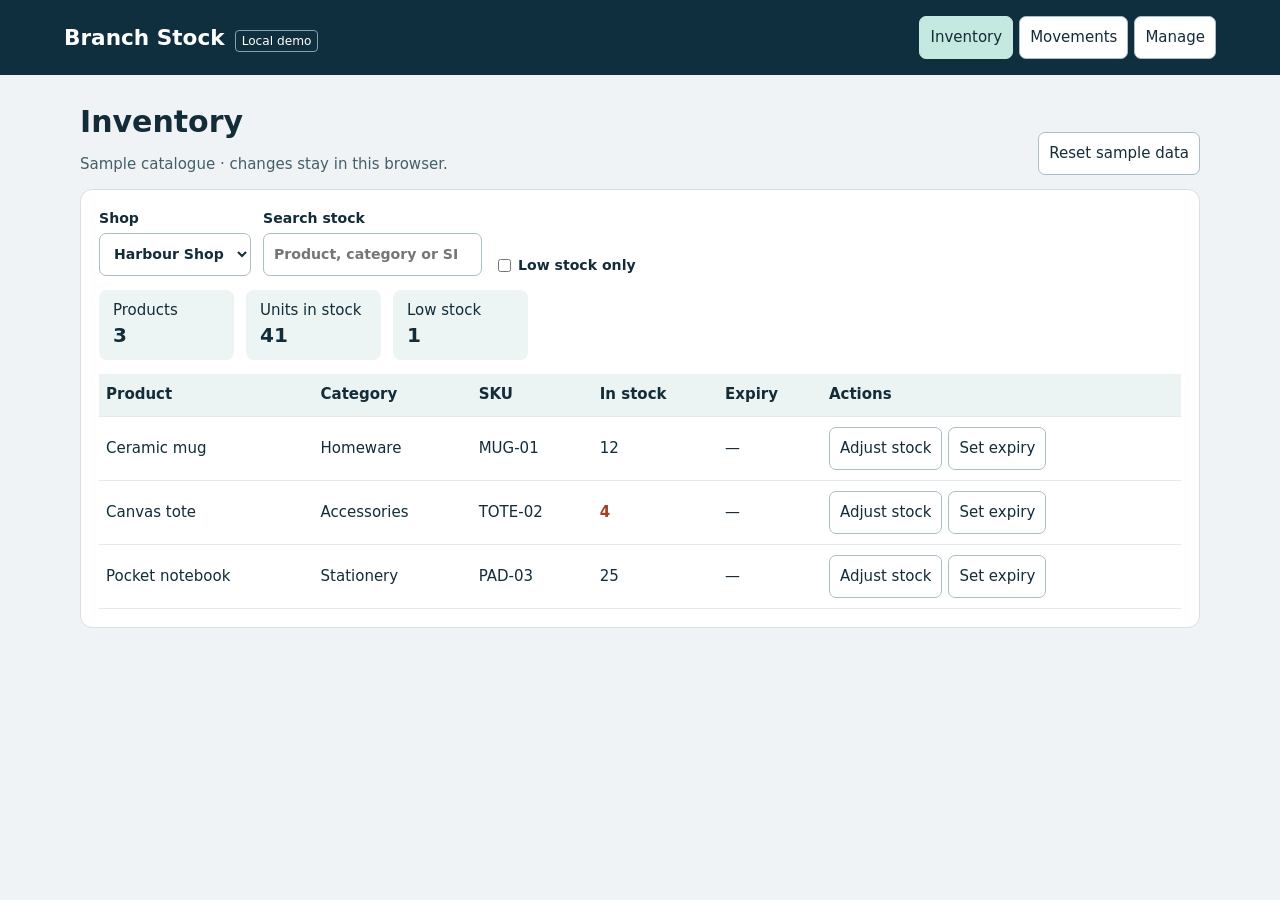
<file: local-demo/index.html>
<!doctype html>
<html lang="en"><head><meta charset="utf-8"><meta name="viewport" content="width=device-width,initial-scale=1"><title>Branch Stock · Local Demo</title><link rel="stylesheet" href="style.css"><script defer src="app.js"></script></head>
<body><header><div><strong>Branch Stock</strong><span class="tag">Local demo</span></div><nav aria-label="Sections"><button data-view="inventory">Inventory</button><button data-view="movement">Movements</button><button data-view="manage">Manage</button></nav></header>
<main><div class="intro"><div><h1 id="title">Inventory</h1><p class="muted">Sample catalogue · changes stay in this browser.</p></div><button id="reset">Reset sample data</button></div><p id="message" role="status"></p>
<section id="inventory" data-panel>
<div class="filters"><label>Shop <select id="shop"></select></label><label>Search stock<input id="search" type="search" placeholder="Product, category or SKU"></label><label class="check"><input id="low" type="checkbox"> Low stock only</label></div>
<div id="stockSummary" class="stats"></div><div class="table-wrap"><table><thead><tr><th>Product</th><th>Category</th><th>SKU</th><th>In stock</th><th>Expiry</th><th>Actions</th></tr></thead><tbody id="stock"></tbody></table></div></section>
<section id="movement" data-panel hidden>
<div class="filters"><label>Period <select id="movementRange"><option value="today">Today</option><option value="7d">Last 7 days</option><option value="30d" selected>Last 30 days</option><option value="90d">Last 90 days</option><option value="all">All dates</option></select></label>
<label>Type <select id="movementType"><option value="all">All movements</option><option value="added">Units in</option><option value="gone">Units out</option></select></label>
<label>Shop <select id="movementShop"></select></label><label>Search log<input id="movementSearch" type="search" placeholder="Product, shop or note"></label><button id="csv">Export CSV</button><button id="print">Print / Save PDF</button></div>
<div id="movementSummary" class="stats"></div><div id="charts" class="charts"></div>
<div class="table-wrap"><table><thead><tr><th>Date and time</th><th>Shop</th><th>Product</th><th>Type</th><th>Before</th><th>After</th><th>Change</th><th>Note</th></tr></thead><tbody id="log"></tbody></table></div>
</section>
<section id="manage" data-panel hidden><div class="charts">
<div><h2>Shops</h2><form id="shopForm"><label>Shop name<input name="name" required maxlength="80"></label><button>Add shop</button></form><ul id="shops"></ul></div>
<div><h2>Products</h2><form id="productForm"><label>Product<input name="name" required maxlength="80"></label><label>Category<input name="category" required maxlength="60"></label><label>SKU<input name="sku" maxlength="50"></label><label>Low stock at<input name="threshold" required type="number" min="0" max="1000000" value="5"></label><button>Add product</button></form><ul id="products"></ul></div>
</div></section>
</main><dialog id="adjustDialog"><form id="adjustForm"><h2 id="adjustTitle">Adjust stock</h2><p id="adjustQuantity"></p><label>Movement <select name="kind"><option value="in">Stock in</option><option value="out">Stock out</option><option value="set">Set exact count</option></select></label><label>Quantity<input name="quantity" required type="number" min="0" max="1000000"></label><label>Note<input name="note" maxlength="180"></label><button>Save movement</button> <button id="cancel" type="button">Cancel</button></form></dialog>
<dialog id="expiryDialog" aria-labelledby="expiryTitle"><form id="expiryForm"><h2 id="expiryTitle">Expiry date</h2><label>Expiry date<input name="date" type="date"></label><p>Leave blank to clear the expiry date.</p><button>Save expiry</button> <button id="cancelExpiry" type="button">Cancel</button></form></dialog>
</body></html>
</file>
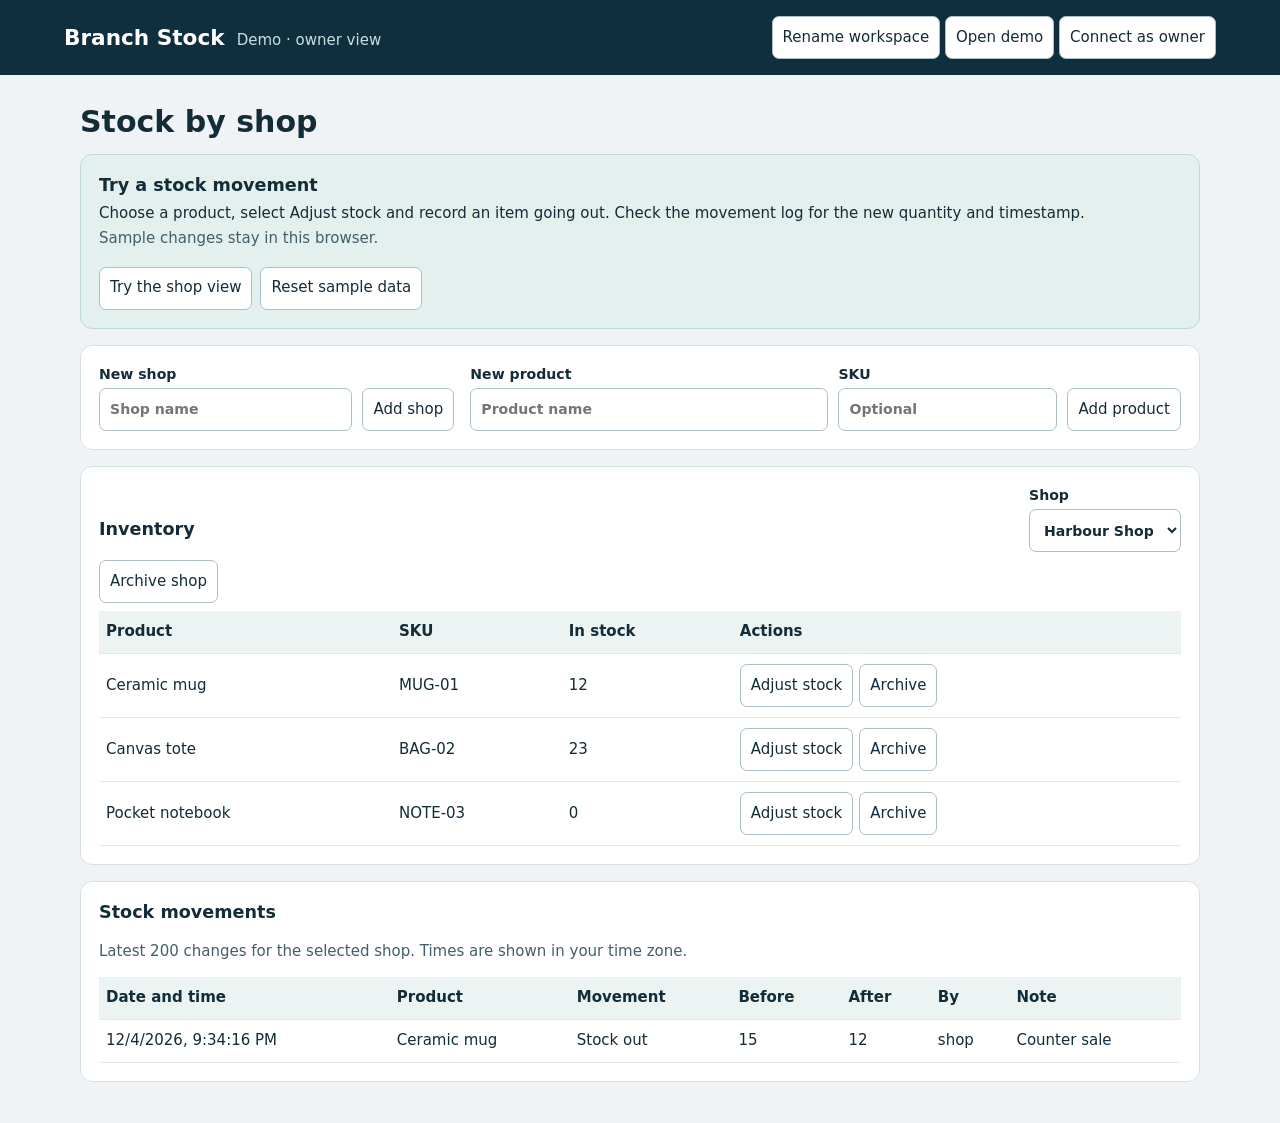
<file: public/index.html>
<!doctype html>
<html lang="en"><meta charset="utf-8"><meta name="viewport" content="width=device-width, initial-scale=1"><meta name="referrer" content="no-referrer"><title>Branch Stock</title><link rel="stylesheet" href="style.css"><script defer src="app.js"></script>
<body><header><div><strong id="workspaceName">Branch Stock</strong><span id="mode">Demo · sample products</span></div><div><button id="rename" hidden>Rename workspace</button> <button id="demo">Open demo</button> <button id="connect">Connect as owner</button></div></header>
<main><h1 id="title">Stock by shop</h1><p id="message" role="status"></p>
<section id="demoGuide" class="demo-guide" hidden aria-label="Demo controls">
  <div><h2 id="demoHeading">Try a stock movement</h2><p id="demoInstructions">Choose a product, select Adjust stock and record an item going out. Check the movement log for the new quantity and timestamp.</p><p class="muted">Sample changes stay in this browser.</p></div>
  <div id="demoControls"><a class="button" id="shopPreview" href="?sample-shop=harbour">Try the shop view</a><button id="resetDemo">Reset sample data</button></div>
</section>
<section id="owner" aria-label="Manage stock"><form id="shopForm"><label>New shop <input name="name" required maxlength="100" placeholder="Shop name"></label><button>Add shop</button></form>
<form id="productForm"><label>New product <input name="name" required maxlength="100" placeholder="Product name"></label><label>SKU <input name="sku" maxlength="60" placeholder="Optional"></label><button>Add product</button></form></section>
<section id="inventory"><div class="section-head"><h2>Inventory</h2><label>Shop <select id="shops"></select></label></div>
<div class="actions" id="shopActions"><button id="link">Create / replace shop link</button><button id="archiveShop">Archive shop</button></div>
<output id="share"></output><div class="table-wrap"><table><thead><tr><th>Product</th><th>SKU</th><th>In stock</th><th>Actions</th></tr></thead><tbody id="stock"></tbody></table></div></section>
<section><h2>Stock movements</h2><p class="muted">Latest 200 changes for the selected shop. Times are shown in your time zone.</p><div class="table-wrap"><table><thead><tr><th>Date and time</th><th>Product</th><th>Movement</th><th>Before</th><th>After</th><th>By</th><th>Note</th></tr></thead><tbody id="movements"></tbody></table></div></section>
</main><dialog id="connectDialog"><form id="connectForm"><h2>Connect as owner</h2><label>Owner key<input name="key" type="password" required pattern="[a-fA-F0-9]{64}" autocomplete="off"></label><button>Connect</button> <button type="button" data-close>Cancel</button></form></dialog>
<dialog id="movementDialog"><form id="movementForm"><h2 id="movementTitle">Record stock</h2><label>Movement<select name="kind"><option value="set">Set exact count</option><option value="in">Stock in</option><option value="out">Stock out</option></select></label><label>Quantity<input name="quantity" type="number" required min="0" max="100000000" step="1"></label><label>Note<input name="note" maxlength="180"></label><button>Save movement</button> <button type="button" data-close>Cancel</button></form></dialog>
</body></html>
</file>
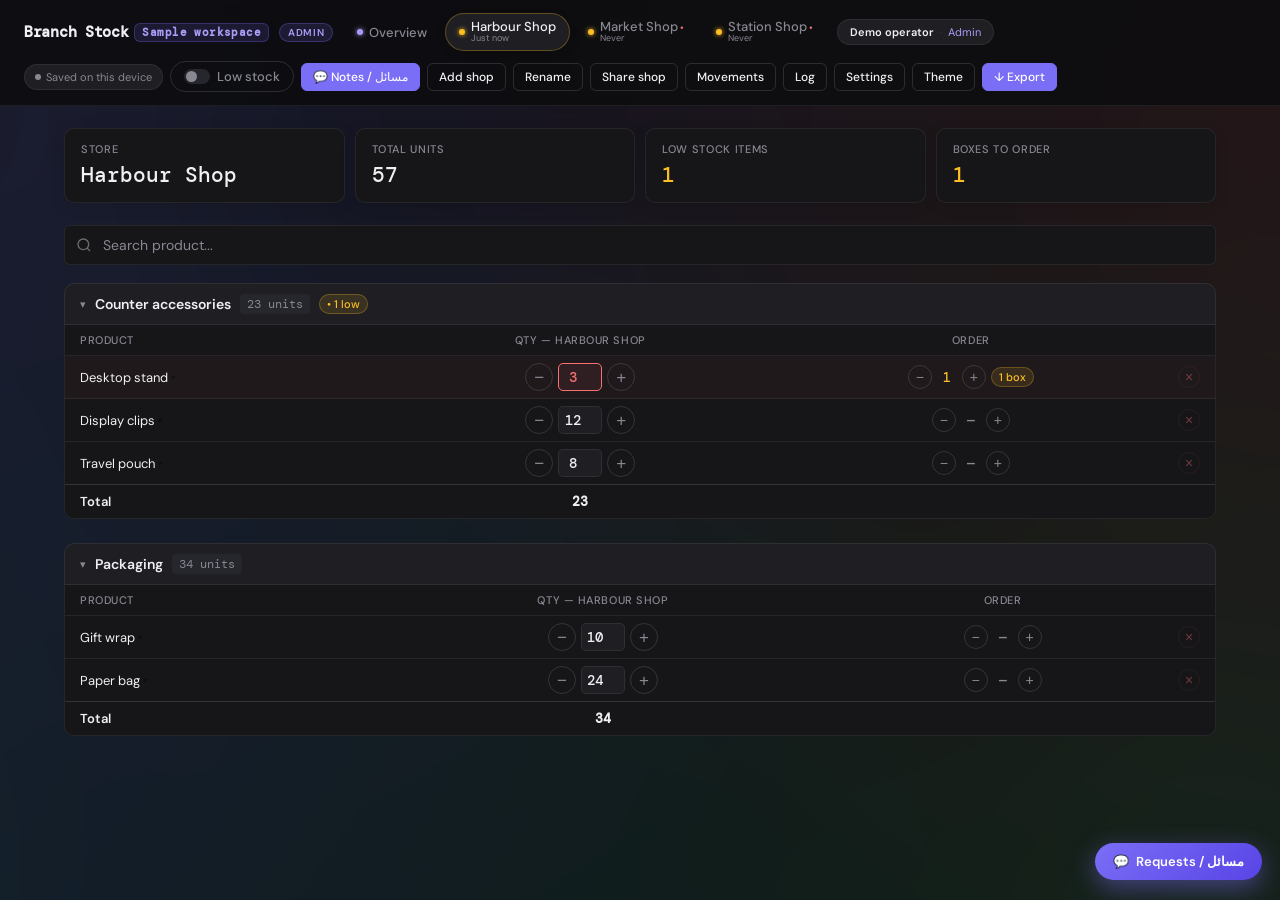
<file: public/classic/index.html>
<!DOCTYPE html>
<html lang="en">

<head>
  <meta charset="UTF-8">
  <meta name="viewport" content="width=device-width, initial-scale=1.0, maximum-scale=1.0, user-scalable=no">
  <meta http-equiv="Cache-Control" content="no-cache, no-store, must-revalidate">
  <meta http-equiv="Pragma" content="no-cache">
  <meta http-equiv="Expires" content="0">
  <title>Branch Stock · Original Stock Manager Demo</title>
  <link rel="manifest" href="manifest.json">
  <link
    href="https://fonts.googleapis.com/css2?family=DM+Mono:wght@400;500;600&family=DM+Sans:wght@400;500;600;700&family=Noto+Nastaliq+Urdu:wght@400;700&display=swap"
    rel="stylesheet">
  <style>
    :root {
      --bg: #0d0d0f;
      --surface: #161619;
      --surface2: #1e1e23;
      --surface3: #26262d;
      --border: rgba(255, 255, 255, 0.07);
      --border2: rgba(255, 255, 255, 0.13);
      --text: #f0f0f2;
      --muted: #888892;
      --accent: #7b6ef6;
      --accent2: #a99df7;
      --green: #4ade80;
      --green-dim: rgba(74, 222, 128, 0.12);
      --amber: #fbbf24;
      --amber-dim: rgba(251, 191, 36, 0.12);
      --red: #f87171;
      --red-dim: rgba(248, 113, 113, 0.12);
      --lrow-bg: rgba(248, 113, 113, 0.04);
      --header-bg: rgba(13, 13, 15, 0.88);
      --login-bg: rgba(10, 10, 14, 0.88);
      --radius: 10px;
      --radius-sm: 6px;
      --accent-dim: rgba(123, 110, 246, 0.12);
    }

    body.light {
      --bg: #f4f4f9;
      --surface: #ffffff;
      --surface2: #ebebf2;
      --surface3: #dedee8;
      --border: rgba(0, 0, 0, 0.09);
      --border2: rgba(0, 0, 0, 0.16);
      --text: #18181c;
      --muted: #5a5a66;
      --accent: #6457e0;
      --accent2: #5248c8;
      --green: #16a34a;
      --green-dim: rgba(22, 163, 74, 0.1);
      --amber: #b45309;
      --amber-dim: rgba(180, 83, 9, 0.1);
      --red: #dc2626;
      --red-dim: rgba(220, 38, 38, 0.1);
      --lrow-bg: rgba(220, 38, 38, 0.05);
      --header-bg: rgba(244, 244, 249, 0.88);
      --login-bg: rgba(244, 244, 249, 0.92);
    }

    body {
      font-family: 'DM Sans', sans-serif;
      background: var(--bg);
      color: var(--text);
      min-height: 100vh;
      font-size: 14px;
      transition: background 0.2s, color 0.2s;
      position: relative;
      overflow-x: hidden;
      -webkit-font-smoothing: antialiased;
    }

    * {
      box-sizing: border-box;
      margin: 0;
      padding: 0;
    }

    /* ═══════════════════════════════════ */
    /* AMBIENT MOVING COLORS BACKGROUND    */
    /* ═══════════════════════════════════ */
    .ambient-glow-bg {
      position: fixed;
      top: -60%;
      left: -60%;
      width: 220%;
      height: 220%;
      pointer-events: none;
      z-index: 0;
      opacity: 0.85;
      background:
        radial-gradient(circle at 25% 25%, rgba(123, 110, 246, 0.16) 0%, transparent 45%),
        radial-gradient(circle at 75% 30%, rgba(244, 63, 94, 0.12) 0%, transparent 40%),
        radial-gradient(circle at 70% 75%, rgba(74, 222, 128, 0.13) 0%, transparent 45%),
        radial-gradient(circle at 20% 80%, rgba(56, 189, 248, 0.14) 0%, transparent 45%);
      animation: auroraMovement 22s ease-in-out infinite alternate;
      filter: blur(40px);
    }

    @keyframes auroraMovement {
      0% {
        transform: translate(0, 0) rotate(0deg) scale(1);
      }
      33% {
        transform: translate(-3%, 4%) rotate(4deg) scale(1.04);
      }
      66% {
        transform: translate(4%, -2%) rotate(-3deg) scale(0.98);
      }
      100% {
        transform: translate(-2%, -4%) rotate(3deg) scale(1.02);
      }
    }

    /* VERSION TAG */
    .version-tag {
      font-family: 'DM Mono', monospace;
      font-size: 10.5px;
      font-weight: 600;
      padding: 2px 7px;
      border-radius: 6px;
      background: rgba(123, 110, 246, 0.14);
      color: var(--accent2);
      border: 1px solid rgba(123, 110, 246, 0.28);
      letter-spacing: 0.04em;
      margin-left: 6px;
      display: inline-flex;
      align-items: center;
      vertical-align: middle;
    }

    /* LOGIN */
    #loginOverlay {
      position: fixed;
      inset: 0;
      background: var(--login-bg);
      backdrop-filter: blur(20px);
      -webkit-backdrop-filter: blur(20px);
      z-index: 9999;
      display: flex;
      align-items: center;
      justify-content: center;
    }

    .login-modal {
      position: relative;
      background: var(--surface);
      border: 1px solid var(--border2);
      border-radius: 20px;
      padding: 38px 40px;
      width: 420px;
      max-width: calc(100vw - 32px);
      text-align: center;
      box-shadow: 0 30px 90px rgba(0, 0, 0, 0.65), 0 0 50px rgba(123, 110, 246, 0.1);
      animation: modalIn 0.35s cubic-bezier(0.34, 1.56, 0.64, 1);
      overflow: hidden;
    }

    .login-modal::before {
      content: '';
      position: absolute;
      top: 0;
      left: -50%;
      width: 200%;
      height: 3px;
      background: linear-gradient(90deg, #7b6ef6, #4ade80, #fbbf24, #f87171, #38bdf8, #7b6ef6);
      background-size: 50% 100%;
      animation: movingColorLine 4s linear infinite;
    }

    @keyframes movingColorLine {
      0% { transform: translateX(0%); }
      100% { transform: translateX(50%); }
    }

    @keyframes modalIn {
      from {
        transform: scale(0.92) translateY(14px);
        opacity: 0;
      }

      to {
        transform: scale(1) translateY(0);
        opacity: 1;
      }
    }

    .login-modal .tag {
      font-family: 'DM Mono', monospace;
      font-size: 11px;
      letter-spacing: 0.1em;
      color: var(--accent2);
      text-transform: uppercase;
      margin-bottom: 16px;
      display: flex;
      align-items: center;
      justify-content: center;
      gap: 6px;
    }

    .login-modal h2 {
      font-size: 22px;
      font-weight: 600;
      margin-bottom: 6px;
      letter-spacing: -0.02em;
    }

    .login-modal p {
      color: var(--muted);
      font-size: 13px;
      margin-bottom: 20px;
      line-height: 1.5;
    }

    .role-tabs {
      display: flex;
      gap: 6px;
      margin-bottom: 18px;
      background: var(--surface2);
      padding: 4px;
      border-radius: 10px;
      border: 1px solid var(--border2);
    }

    .role-tab-btn {
      flex: 1;
      padding: 9px 12px;
      border: none;
      background: transparent;
      color: var(--muted);
      border-radius: 7px;
      font-family: 'DM Sans', sans-serif;
      font-size: 13px;
      font-weight: 600;
      cursor: pointer;
      transition: all 0.15s ease;
    }

    .role-tab-btn.active {
      background: var(--accent);
      color: #ffffff;
      box-shadow: 0 2px 10px rgba(123, 110, 246, 0.4);
    }

    .fl {
      font-size: 11px;
      font-weight: 500;
      color: var(--muted);
      text-align: left;
      letter-spacing: 0.05em;
      text-transform: uppercase;
      display: block;
      margin-bottom: 6px;
    }

    .sw {
      position: relative;
      margin-bottom: 14px;
    }

    .sw select {
      width: 100%;
      padding: 11px 36px 11px 14px;
      background: var(--surface2);
      border: 1px solid var(--border2);
      border-radius: var(--radius-sm);
      color: var(--text);
      font-family: 'DM Sans', sans-serif;
      font-size: 14px;
      outline: none;
      transition: border-color 0.15s;
      appearance: none;
      -webkit-appearance: none;
      cursor: pointer;
    }

    .sw select:focus {
      border-color: var(--accent);
      box-shadow: 0 0 0 3px rgba(123, 110, 246, 0.15);
    }

    .sw select.err {
      border-color: var(--red);
    }

    .sw select option {
      background: var(--surface2);
      color: var(--text);
    }

    .sw::after {
      content: '▾';
      position: absolute;
      right: 14px;
      top: 50%;
      transform: translateY(-50%);
      color: var(--muted);
      pointer-events: none;
      font-size: 13px;
    }

    .txt-input {
      width: 100%;
      padding: 11px 14px;
      background: var(--surface2);
      border: 1px solid var(--border2);
      border-radius: var(--radius-sm);
      color: var(--text);
      font-family: 'DM Sans', sans-serif;
      font-size: 14px;
      outline: none;
      margin-bottom: 14px;
      transition: border-color 0.15s;
    }

    .txt-input:focus {
      border-color: var(--accent);
      box-shadow: 0 0 0 3px rgba(123, 110, 246, 0.15);
    }

    .txt-input.err {
      border-color: var(--red);
    }

    .txt-input::placeholder {
      color: var(--muted);
    }

    .login-btn {
      width: 100%;
      padding: 12px;
      background: linear-gradient(135deg, #7b6ef6, #6050e8);
      border: none;
      border-radius: var(--radius-sm);
      color: #fff;
      font-family: 'DM Sans', sans-serif;
      font-size: 14px;
      font-weight: 600;
      cursor: pointer;
      transition: all 0.2s ease;
      margin-top: 4px;
      box-shadow: 0 4px 14px rgba(123, 110, 246, 0.35);
    }

    .login-btn:hover {
      opacity: 0.94;
      transform: translateY(-1px);
      box-shadow: 0 6px 18px rgba(123, 110, 246, 0.45);
    }

    /* HEADER */
    .header {
      border-bottom: 1px solid var(--border);
      padding: 13px 24px;
      display: flex;
      align-items: center;
      justify-content: space-between;
      position: sticky;
      top: 0;
      background: var(--header-bg);
      backdrop-filter: blur(14px);
      -webkit-backdrop-filter: blur(14px);
      z-index: 100;
      gap: 10px;
      flex-wrap: wrap;
    }

    .header-left {
      display: flex;
      align-items: center;
      gap: 10px;
      flex-wrap: wrap;
    }

    .logo {
      font-family: 'DM Mono', monospace;
      font-size: 15px;
      font-weight: 500;
      letter-spacing: -0.02em;
      flex-shrink: 0;
      display: flex;
      align-items: center;
    }

    .logo span {
      color: var(--accent2);
    }

    .admin-badge {
      font-size: 10px;
      font-weight: 600;
      letter-spacing: 0.06em;
      text-transform: uppercase;
      background: rgba(123, 110, 246, 0.15);
      color: var(--accent2);
      border: 1px solid rgba(123, 110, 246, 0.3);
      border-radius: 10px;
      padding: 2px 8px;
      flex-shrink: 0;
    }

    .store-tabs {
      display: flex;
      gap: 4px;
      flex-wrap: wrap;
    }

    .store-tab {
      padding: 6px 13px;
      border-radius: 20px;
      border: 1px solid transparent;
      cursor: pointer;
      font-size: 13px;
      font-weight: 500;
      background: transparent;
      color: var(--muted);
      transition: all 0.15s;
      font-family: 'DM Sans', sans-serif;
      display: flex;
      align-items: center;
      gap: 6px;
      user-select: none;
    }

    .store-tab:hover {
      color: var(--text);
      border-color: var(--border2);
    }

    .store-tab.active {
      background: var(--surface2);
      color: var(--text);
      border-color: var(--border2);
      box-shadow: 0 2px 8px rgba(0, 0, 0, 0.15);
    }

    .tab-dot {
      width: 6px;
      height: 6px;
      border-radius: 50%;
      background: var(--muted);
      flex-shrink: 0;
      transition: background 0.2s, box-shadow 0.2s;
    }

    .store-tab.sg .tab-dot {
      background: var(--green);
      box-shadow: 0 0 5px var(--green);
    }

    .store-tab.sa .tab-dot {
      background: var(--amber);
      box-shadow: 0 0 5px var(--amber);
    }

    .store-tab.sr .tab-dot {
      background: var(--red);
      box-shadow: 0 0 5px var(--red);
    }

    .store-tab.active.sg {
      border-color: rgba(74, 222, 128, 0.3);
    }

    .store-tab.active.sa {
      border-color: rgba(251, 191, 36, 0.3);
    }

    .store-tab.active.sr {
      border-color: rgba(248, 113, 113, 0.3);
    }

    #userPill {
      font-size: 11px;
      color: var(--muted);
      display: flex;
      align-items: center;
      gap: 6px;
      background: var(--surface2);
      border: 1px solid var(--border);
      border-radius: 20px;
      padding: 5px 12px;
      flex-shrink: 0;
    }

    #userPill .un {
      color: var(--text);
      font-weight: 600;
    }

    .header-right {
      display: flex;
      gap: 7px;
      align-items: center;
      flex-wrap: wrap;
    }

    .btn {
      padding: 7px 14px;
      border-radius: var(--radius-sm);
      border: 1px solid var(--border2);
      background: transparent;
      color: var(--text);
      cursor: pointer;
      font-size: 13px;
      font-weight: 500;
      font-family: 'DM Sans', sans-serif;
      transition: all 0.15s;
      display: flex;
      align-items: center;
      gap: 5px;
      white-space: nowrap;
    }

    .btn:hover {
      background: var(--surface2);
      border-color: var(--border2);
    }

    .btn-accent {
      background: var(--accent);
      border-color: var(--accent);
      color: #fff;
    }

    .btn-accent:hover {
      background: #6a5de8;
      border-color: #6a5de8;
    }

    .btn-red {
      background: rgba(248, 113, 113, 0.1);
      border-color: rgba(248, 113, 113, 0.28);
      color: var(--red);
    }

    .btn-red:hover {
      background: rgba(248, 113, 113, 0.18);
    }

    .btn-sm {
      padding: 5px 11px;
      font-size: 12px;
    }

    .toggle-wrap {
      display: flex;
      align-items: center;
      gap: 7px;
      padding: 6px 13px;
      border-radius: 20px;
      border: 1px solid var(--border2);
      cursor: pointer;
      transition: all 0.15s;
      font-size: 13px;
      font-weight: 500;
      color: var(--muted);
      user-select: none;
      white-space: nowrap;
    }

    .toggle-wrap:hover {
      color: var(--text);
    }

    .toggle-wrap.on {
      border-color: var(--amber);
      color: var(--amber);
      background: var(--amber-dim);
    }

    .tdot {
      width: 26px;
      height: 15px;
      background: var(--surface3);
      border-radius: 8px;
      position: relative;
      transition: background 0.2s;
      flex-shrink: 0;
    }

    .tdot::after {
      content: '';
      position: absolute;
      top: 2px;
      left: 2px;
      width: 11px;
      height: 11px;
      border-radius: 50%;
      background: var(--muted);
      transition: all 0.2s;
    }

    .toggle-wrap.on .tdot {
      background: var(--amber);
    }

    .toggle-wrap.on .tdot::after {
      left: 13px;
      background: #fff;
    }

    #syncBadge {
      font-size: 11px;
      display: flex;
      align-items: center;
      gap: 5px;
      padding: 5px 10px;
      border-radius: 20px;
      border: 1px solid var(--border);
      background: var(--surface2);
      flex-shrink: 0;
      white-space: nowrap;
      color: var(--muted);
    }

    #syncBadge.sy {
      color: var(--accent2);
      border-color: rgba(123, 110, 246, 0.3);
    }

    #syncBadge.ok {
      color: var(--green);
      border-color: rgba(74, 222, 128, 0.3);
    }

    #syncBadge.er {
      color: var(--red);
      border-color: rgba(248, 113, 113, 0.3);
    }

    .sdot {
      width: 6px;
      height: 6px;
      border-radius: 50%;
      background: currentColor;
      flex-shrink: 0;
    }

    @keyframes pulse {

      0%,
      100% {
        opacity: 1;
      }

      50% {
        opacity: 0.3;
      }
    }

    .sdot.pulse {
      animation: pulse 1.1s infinite;
    }

    /* MAIN */
    .main {
      padding: 22px 24px;
      max-width: 1200px;
      margin: 0 auto;
      position: relative;
      z-index: 1;
    }

    .summary-bar {
      display: flex;
      gap: 10px;
      margin-bottom: 22px;
      flex-wrap: wrap;
    }

    .summary-card {
      flex: 1;
      min-width: 130px;
      background: var(--surface);
      border: 1px solid var(--border);
      border-radius: var(--radius);
      padding: 13px 16px;
      backdrop-filter: blur(8px);
      box-shadow: 0 4px 16px rgba(0, 0, 0, 0.1);
    }

    .slabel {
      font-size: 11px;
      font-weight: 500;
      color: var(--muted);
      letter-spacing: 0.06em;
      text-transform: uppercase;
      margin-bottom: 5px;
    }

    .sval {
      font-family: 'DM Mono', monospace;
      font-size: 21px;
      font-weight: 500;
    }

    .sval.warn {
      color: var(--amber);
    }

    .sval.ok {
      color: var(--green);
    }

    .search-wrap {
      margin-bottom: 18px;
      position: relative;
    }

    .search-wrap svg {
      position: absolute;
      left: 12px;
      top: 50%;
      transform: translateY(-50%);
      opacity: 0.4;
      pointer-events: none;
    }

    .search-input {
      width: 100%;
      padding: 10px 14px 10px 38px;
      background: var(--surface);
      border: 1px solid var(--border);
      border-radius: var(--radius-sm);
      color: var(--text);
      font-size: 14px;
      font-family: 'DM Sans', sans-serif;
      outline: none;
      transition: border-color 0.15s;
    }

    .search-input:focus {
      border-color: var(--accent);
    }

    .search-input::placeholder {
      color: var(--muted);
    }

    /* BRAND BLOCKS */
    .brand-block {
      margin-bottom: 24px;
    }

    .brand-header {
      display: flex;
      align-items: center;
      justify-content: space-between;
      padding: 10px 15px;
      background: var(--surface2);
      border: 1px solid var(--border);
      border-radius: var(--radius) var(--radius) 0 0;
      cursor: pointer;
      user-select: none;
      transition: background 0.15s;
    }

    .brand-header:hover {
      background: var(--surface3);
    }

    .bhl {
      display: flex;
      align-items: center;
      gap: 9px;
    }

    .brand-name {
      font-weight: 600;
      font-size: 14px;
    }

    .brand-total {
      font-family: 'DM Mono', monospace;
      font-size: 12px;
      color: var(--muted);
      padding: 2px 7px;
      background: var(--surface3);
      border-radius: 4px;
    }

    .bwarn {
      font-size: 11px;
      font-weight: 500;
      color: var(--amber);
      background: var(--amber-dim);
      padding: 2px 7px;
      border-radius: 10px;
      border: 1px solid rgba(251, 191, 36, 0.28);
    }

    .ci {
      color: var(--muted);
      font-size: 11px;
      transition: transform 0.2s;
    }

    .brand-block.collapsed .ci {
      transform: rotate(-90deg);
    }

    .btw {
      border: 1px solid var(--border);
      border-top: none;
      border-radius: 0 0 var(--radius) var(--radius);
      overflow: hidden;
      background: var(--surface);
    }

    .brand-block.collapsed .btw {
      display: none;
    }

    table {
      width: 100%;
      border-collapse: collapse;
    }

    thead th {
      font-size: 11px;
      font-weight: 500;
      letter-spacing: 0.05em;
      text-transform: uppercase;
      color: var(--muted);
      padding: 8px 15px;
      text-align: left;
      background: var(--surface);
      border-bottom: 1px solid var(--border);
    }

    thead th.c {
      text-align: center;
    }

    tbody tr {
      border-bottom: 1px solid var(--border);
      transition: background 0.1s;
    }

    tbody tr:last-child {
      border-bottom: none;
    }

    tbody tr:hover {
      background: var(--surface2);
    }

    tbody tr.lrow {
      background: var(--lrow-bg);
    }

    tbody td {
      padding: 7px 15px;
    }

    td.fn {
      font-size: 13px;
    }

    td.nt {
      text-align: center;
    }

    /* QTY CONTROLS */
    .qty-wrap {
      display: flex;
      align-items: center;
      justify-content: center;
      gap: 5px;
    }

    .qbtn {
      width: 28px;
      height: 28px;
      border-radius: 50%;
      border: 1px solid var(--border2);
      background: transparent;
      color: var(--muted);
      cursor: pointer;
      font-size: 17px;
      line-height: 1;
      display: flex;
      align-items: center;
      justify-content: center;
      transition: all 0.12s;
      flex-shrink: 0;
      touch-action: manipulation;
    }

    .qbtn:hover {
      background: var(--surface3);
      color: var(--text);
      border-color: var(--border2);
    }

    .qval {
      font-family: 'DM Mono', monospace;
      font-size: 14px;
      font-weight: 500;
      width: 44px;
      text-align: center;
      background: var(--surface2);
      border: 1px solid var(--border);
      border-radius: 5px;
      padding: 4px 2px;
      color: var(--text);
      outline: none;
      transition: border-color 0.15s;
    }

    .qval:focus {
      border-color: var(--accent);
    }

    .qval.low {
      border-color: var(--red) !important;
      color: var(--red) !important;
      background: rgba(248, 113, 113, 0.07) !important;
    }

    /* ORDER CONTROLS */
    .order-wrap {
      display: flex;
      align-items: center;
      justify-content: center;
      gap: 5px;
    }

    .obtn {
      width: 24px;
      height: 24px;
      border-radius: 50%;
      border: 1px solid var(--border2);
      background: transparent;
      color: var(--muted);
      cursor: pointer;
      font-size: 14px;
      line-height: 1;
      display: flex;
      align-items: center;
      justify-content: center;
      transition: all 0.12s;
      flex-shrink: 0;
      touch-action: manipulation;
    }

    .obtn:hover {
      background: var(--surface3);
      color: var(--text);
    }

    .onum {
      font-family: 'DM Mono', monospace;
      font-size: 13px;
      font-weight: 500;
      min-width: 20px;
      text-align: center;
    }

    .ob1 {
      display: inline-flex;
      align-items: center;
      font-size: 11px;
      font-weight: 500;
      padding: 2px 7px;
      border-radius: 10px;
      background: var(--amber-dim);
      color: var(--amber);
      border: 1px solid rgba(251, 191, 36, 0.25);
    }

    .ob2 {
      display: inline-flex;
      align-items: center;
      font-size: 11px;
      font-weight: 500;
      padding: 2px 7px;
      border-radius: 10px;
      background: var(--red-dim);
      color: var(--red);
      border: 1px solid rgba(248, 113, 113, 0.25);
    }

    .exp-badge {
      display: inline-flex;
      align-items: center;
      font-size: 10px;
      font-weight: 600;
      padding: 2px 7px;
      border-radius: 8px;
      margin-left: 7px;
      letter-spacing: 0.02em;
      vertical-align: middle;
    }

    .exp-red {
      background: var(--red-dim);
      color: var(--red);
      border: 1px solid rgba(248, 113, 113, 0.3);
    }

    .exp-amber {
      background: var(--amber-dim);
      color: var(--amber);
      border: 1px solid rgba(251, 191, 36, 0.3);
    }

    .exp-green {
      background: var(--green-dim);
      color: var(--green);
      border: 1px solid rgba(74, 222, 128, 0.3);
    }

    .exp-btn {
      background: none;
      border: none;
      cursor: pointer;
      font-size: 13px;
      opacity: 0.35;
      padding: 0 3px;
      line-height: 1;
      transition: opacity 0.15s;
    }

    .exp-btn:hover {
      opacity: 1;
    }

    tfoot td {
      padding: 8px 15px;
      font-weight: 600;
      font-size: 13px;
      background: var(--surface);
      border-top: 1px solid var(--border2);
    }

    tfoot td.c {
      text-align: center;
      font-family: 'DM Mono', monospace;
    }

    .rmbtn {
      width: 22px;
      height: 22px;
      border-radius: 50%;
      border: 1px solid rgba(248, 113, 113, 0.2);
      background: transparent;
      color: var(--red);
      cursor: pointer;
      font-size: 14px;
      display: flex;
      align-items: center;
      justify-content: center;
      transition: all 0.12s;
      opacity: 0.4;
    }

    .rmbtn:hover {
      opacity: 1;
      background: var(--red-dim);
    }

    .empty {
      padding: 44px;
      text-align: center;
      color: var(--muted);
      font-size: 14px;
    }

    /* MODALS */
    .moverlay {
      position: fixed;
      inset: 0;
      background: var(--login-bg);
      backdrop-filter: blur(14px);
      -webkit-backdrop-filter: blur(14px);
      z-index: 8000;
      display: flex;
      align-items: center;
      justify-content: center;
      animation: fi 0.15s ease;
    }

    @keyframes fi {
      from {
        opacity: 0;
      }

      to {
        opacity: 1;
      }
    }

    .mbox {
      background: var(--surface);
      border: 1px solid var(--border2);
      border-radius: 16px;
      padding: 30px 34px;
      width: 480px;
      max-width: calc(100vw - 24px);
      box-shadow: 0 40px 100px rgba(0, 0, 0, 0.6);
      animation: modalIn 0.22s cubic-bezier(0.34, 1.56, 0.64, 1);
    }

    .mbox.wide {
      width: 560px;
    }

    .mtitle {
      font-size: 17px;
      font-weight: 600;
      margin-bottom: 5px;
      letter-spacing: -0.02em;
    }

    .msub {
      font-size: 13px;
      color: var(--muted);
      margin-bottom: 20px;
      line-height: 1.5;
    }

    .mrow {
      margin-bottom: 13px;
    }

    .mrow label {
      display: block;
      font-size: 11px;
      font-weight: 500;
      color: var(--muted);
      text-transform: uppercase;
      letter-spacing: 0.05em;
      margin-bottom: 6px;
    }

    .mrow input,
    .mrow select {
      width: 100%;
      padding: 10px 13px;
      background: var(--surface2);
      border: 1px solid var(--border2);
      border-radius: var(--radius-sm);
      color: var(--text);
      font-family: 'DM Sans', sans-serif;
      font-size: 14px;
      outline: none;
      transition: border-color 0.15s;
      appearance: none;
      -webkit-appearance: none;
    }

    .mrow input:focus,
    .mrow select:focus {
      border-color: var(--accent);
      box-shadow: 0 0 0 3px rgba(123, 110, 246, 0.15);
    }

    .mrow input.err,
    .mrow select.err {
      border-color: var(--red);
    }

    .mrow select option {
      background: var(--surface2);
      color: var(--text);
    }

    .msw {
      position: relative;
    }

    .msw::after {
      content: '▾';
      position: absolute;
      right: 12px;
      top: 50%;
      transform: translateY(-50%);
      color: var(--muted);
      pointer-events: none;
      font-size: 13px;
    }

    .msw select {
      padding-right: 30px;
    }

    .mfooter {
      display: flex;
      gap: 8px;
      margin-top: 20px;
      justify-content: flex-end;
    }

    .mfooter .btn {
      padding: 9px 18px;
      font-size: 13px;
    }

    /* RADIO PILLS */
    .rgroup {
      display: flex;
      gap: 7px;
      flex-wrap: wrap;
    }

    .rp input[type=radio],
    .rp input[type=checkbox] {
      display: none;
    }

    .rp label {
      padding: 7px 13px;
      border-radius: 20px;
      border: 1px solid var(--border2);
      cursor: pointer;
      font-size: 12.5px;
      font-weight: 500;
      color: var(--muted);
      transition: all 0.15s;
      display: block;
      user-select: none;
    }

    .rp input[type=radio]:checked+label,
    .rp input[type=checkbox]:checked+label {
      background: rgba(123, 110, 246, 0.15);
      border-color: var(--accent);
      color: var(--accent2);
    }

    .sarow {
      display: flex;
      align-items: center;
      justify-content: space-between;
      margin-bottom: 7px;
    }

    .sarow span {
      font-size: 12px;
      color: var(--muted);
    }

    .sarow button {
      font-size: 11px;
      color: var(--accent2);
      background: none;
      border: none;
      cursor: pointer;
      font-family: 'DM Sans', sans-serif;
      padding: 0;
    }

    .sarow button:hover {
      text-decoration: underline;
    }

    /* TOAST */
    .toast {
      position: fixed;
      bottom: 22px;
      right: 22px;
      background: var(--surface2);
      border: 1px solid var(--border2);
      border-radius: var(--radius);
      padding: 11px 18px;
      font-size: 13px;
      font-weight: 500;
      color: var(--green);
      box-shadow: 0 8px 32px rgba(0, 0, 0, 0.4);
      transform: translateY(80px);
      opacity: 0;
      transition: all 0.3s cubic-bezier(0.34, 1.56, 0.64, 1);
      pointer-events: none;
      z-index: 10000;
    }

    .toast.show {
      transform: translateY(0);
      opacity: 1;
    }

    .toast.err {
      color: var(--red);
      border-color: rgba(248, 113, 113, 0.28);
    }

    /* ═══════════════════════════════════ */
    /* MINIMIZABLE & BILINGUAL ISSUES / NOTES DRAWER */
    /* ═══════════════════════════════════ */
    .floating-notes-btn {
      position: fixed;
      right: 18px;
      bottom: 20px;
      background: linear-gradient(135deg, #7b6ef6, #5844e6);
      color: #fff;
      padding: 10px 18px;
      border-radius: 30px;
      font-weight: 600;
      font-size: 13px;
      box-shadow: 0 8px 25px rgba(123, 110, 246, 0.45);
      cursor: pointer;
      z-index: 900;
      display: flex;
      align-items: center;
      gap: 7px;
      transition: all 0.2s cubic-bezier(0.34, 1.56, 0.64, 1);
      user-select: none;
      touch-action: manipulation;
    }

    .floating-notes-btn:hover {
      transform: translateY(-2px) scale(1.03);
      box-shadow: 0 12px 30px rgba(123, 110, 246, 0.55);
    }

    .notes-badge {
      background: #ef4444;
      color: #fff;
      font-size: 10px;
      font-weight: 700;
      padding: 1px 6px;
      border-radius: 10px;
      margin-left: 4px;
      box-shadow: 0 0 8px rgba(239, 68, 68, 0.7);
    }

    #notesDrawerOverlay {
      position: fixed;
      inset: 0;
      background: rgba(0, 0, 0, 0.6);
      backdrop-filter: blur(6px);
      -webkit-backdrop-filter: blur(6px);
      z-index: 8500;
      display: none;
      opacity: 0;
      transition: opacity 0.25s ease;
    }

    #notesDrawerOverlay.open {
      display: block;
      opacity: 1;
    }

    #notesDrawerOverlay.minimized-mode {
      background: transparent !important;
      backdrop-filter: none !important;
      -webkit-backdrop-filter: none !important;
      pointer-events: none;
    }

    .notes-drawer {
      position: fixed;
      top: 0;
      right: 0;
      bottom: 0;
      width: 440px;
      max-width: 100vw;
      background: var(--surface);
      border-left: 1px solid var(--border2);
      box-shadow: -15px 0 45px rgba(0, 0, 0, 0.6);
      z-index: 8600;
      display: flex;
      flex-direction: column;
      transform: translateX(100%);
      transition: transform 0.3s cubic-bezier(0.16, 1, 0.3, 1), all 0.3s ease;
      pointer-events: auto;
    }

    #notesDrawerOverlay.open .notes-drawer {
      transform: translateX(0);
    }

    /* Minimized widget bar style */
    .notes-drawer.minimized {
      top: auto !important;
      left: auto !important;
      right: 18px !important;
      bottom: 18px !important;
      width: 320px !important;
      height: 52px !important;
      border-radius: 14px !important;
      border: 1px solid var(--border2) !important;
      box-shadow: 0 10px 30px rgba(0, 0, 0, 0.6), 0 0 20px rgba(123, 110, 246, 0.25) !important;
      overflow: hidden !important;
      transform: translateX(0) !important;
    }

    .notes-drawer.minimized .drawer-body {
      display: none !important;
    }

    .notes-drawer.minimized .drawer-header {
      height: 100%;
      cursor: pointer;
      border-bottom: none;
    }

    .drawer-header {
      padding: 13px 18px;
      border-bottom: 1px solid var(--border);
      display: flex;
      align-items: center;
      justify-content: space-between;
      background: var(--surface2);
      user-select: none;
      flex-shrink: 0;
    }

    .drawer-title {
      font-size: 14px;
      font-weight: 600;
      display: flex;
      flex-direction: column;
      line-height: 1.25;
    }

    .drawer-title .dt-main {
      font-size: 14.5px;
      font-weight: 700;
      display: flex;
      align-items: center;
      gap: 6px;
    }

    .drawer-title .dt-sub {
      font-size: 11px;
      color: var(--accent2);
      font-family: 'Noto Nastaliq Urdu', 'DM Sans', sans-serif;
      margin-top: 1px;
    }

    .drawer-ctrl-btns {
      display: flex;
      align-items: center;
      gap: 6px;
      flex-shrink: 0;
    }

    .lang-switcher {
      display: flex;
      gap: 2px;
      background: var(--surface3);
      padding: 2px;
      border-radius: 14px;
      border: 1px solid var(--border);
    }

    .lang-btn {
      padding: 3px 8px;
      font-size: 11px;
      font-weight: 600;
      background: transparent;
      border: none;
      border-radius: 10px;
      color: var(--muted);
      cursor: pointer;
      transition: all 0.15s;
    }

    .lang-btn.active {
      background: var(--accent);
      color: #fff;
    }

    .ctrl-icon-btn {
      background: var(--surface3);
      border: 1px solid var(--border);
      color: var(--muted);
      width: 26px;
      height: 26px;
      border-radius: 50%;
      cursor: pointer;
      display: flex;
      align-items: center;
      justify-content: center;
      font-size: 14px;
      line-height: 1;
      transition: all 0.15s;
    }

    .ctrl-icon-btn:hover {
      color: var(--text);
      background: var(--surface);
    }

    .drawer-body {
      flex: 1;
      overflow-y: auto;
      padding: 16px 18px;
      display: flex;
      flex-direction: column;
      gap: 14px;
      -webkit-overflow-scrolling: touch;
    }

    .drawer-notice {
      background: rgba(123, 110, 246, 0.08);
      border: 1px solid rgba(123, 110, 246, 0.25);
      border-radius: 12px;
      padding: 12px 14px;
      display: flex;
      flex-direction: column;
      gap: 6px;
    }

    .notice-en {
      font-size: 12.5px;
      line-height: 1.45;
      color: var(--text);
    }

    .notice-ur {
      font-family: 'Noto Nastaliq Urdu', 'DM Sans', sans-serif;
      font-size: 13.5px;
      line-height: 1.8;
      text-align: right;
      direction: rtl;
      color: var(--accent2);
      border-top: 1px dashed rgba(123, 110, 246, 0.25);
      padding-top: 6px;
      margin-top: 2px;
    }

    .note-compose-box {
      background: var(--surface2);
      border: 1px solid var(--border2);
      border-radius: 12px;
      padding: 12px;
    }

    .note-textarea {
      width: 100%;
      height: 85px;
      background: var(--surface);
      border: 1px solid var(--border);
      border-radius: 8px;
      padding: 10px 12px;
      color: var(--text);
      font-family: inherit;
      font-size: 14px;
      resize: vertical;
      outline: none;
      margin-bottom: 10px;
      transition: border-color 0.15s;
    }

    .note-textarea:focus {
      border-color: var(--accent);
    }

    .note-textarea::placeholder {
      color: var(--muted);
    }

    .send-note-btn {
      width: 100%;
      padding: 10px;
      background: linear-gradient(135deg, #7b6ef6, #6457e0);
      border: none;
      border-radius: 7px;
      color: #fff;
      font-weight: 600;
      font-size: 13.5px;
      cursor: pointer;
      display: flex;
      align-items: center;
      justify-content: center;
      gap: 6px;
      transition: all 0.15s;
      touch-action: manipulation;
    }

    .send-note-btn:hover {
      opacity: 0.92;
      transform: translateY(-1px);
    }

    /* FILTER & SORT CONTROLS */
    .notes-filter-sort-bar {
      display: flex;
      flex-direction: column;
      gap: 8px;
      margin-top: 4px;
    }

    .notes-filter-pills {
      display: flex;
      gap: 5px;
      flex-wrap: wrap;
    }

    .nf-pill {
      padding: 5px 11px;
      border-radius: 20px;
      font-size: 11.5px;
      font-weight: 600;
      border: 1px solid var(--border2);
      background: var(--surface2);
      color: var(--muted);
      cursor: pointer;
      display: flex;
      align-items: center;
      gap: 5px;
      transition: all 0.15s;
    }

    .nf-pill:hover {
      color: var(--text);
      border-color: var(--border);
    }

    .nf-pill.active {
      background: var(--surface3);
      color: var(--text);
      border-color: var(--accent);
    }

    .nf-pill.pill-pending.active {
      background: rgba(239, 68, 68, 0.15);
      border-color: rgba(239, 68, 68, 0.45);
      color: #f87171;
    }

    .nf-pill.pill-resolved.active {
      background: rgba(74, 222, 128, 0.15);
      border-color: rgba(74, 222, 128, 0.45);
      color: #4ade80;
    }

    .notes-sort-row {
      display: flex;
      align-items: center;
      justify-content: space-between;
      gap: 8px;
      font-size: 11.5px;
    }

    .notes-sort-select {
      padding: 5px 10px;
      background: var(--surface2);
      border: 1px solid var(--border2);
      border-radius: 6px;
      color: var(--text);
      font-size: 12px;
      font-family: inherit;
      outline: none;
      cursor: pointer;
    }

    /* RED AND GREEN NOTE CARDS */
    .note-card {
      background: var(--surface2);
      border-radius: 10px;
      padding: 12px 14px;
      display: flex;
      flex-direction: column;
      gap: 7px;
      transition: all 0.2s;
      border: 1px solid var(--border);
      border-left-width: 5px !important;
    }

    .note-card.status-pending {
      border-left-color: #ef4444 !important;
      background: rgba(239, 68, 68, 0.04);
      border-top-color: rgba(239, 68, 68, 0.2);
      border-right-color: rgba(239, 68, 68, 0.2);
      border-bottom-color: rgba(239, 68, 68, 0.2);
    }

    .note-card.status-resolved {
      border-left-color: #22c55e !important;
      background: rgba(34, 197, 94, 0.04);
      border-top-color: rgba(34, 197, 94, 0.2);
      border-right-color: rgba(34, 197, 94, 0.2);
      border-bottom-color: rgba(34, 197, 94, 0.2);
    }

    .nc-top {
      display: flex;
      align-items: center;
      justify-content: space-between;
      font-size: 11.5px;
    }

    .nc-author {
      font-weight: 600;
      color: var(--text);
      display: flex;
      align-items: center;
      gap: 5px;
    }

    .nc-store {
      font-size: 10px;
      padding: 1px 6px;
      background: var(--surface3);
      color: var(--accent2);
      border-radius: 6px;
      font-weight: 600;
    }

    .nc-time {
      color: var(--muted);
      font-size: 11px;
    }

    .nc-text {
      font-size: 13.5px;
      line-height: 1.5;
      color: var(--text);
      word-break: break-word;
      white-space: pre-wrap;
    }

    .nc-actions {
      display: flex;
      align-items: center;
      justify-content: space-between;
      margin-top: 4px;
      padding-top: 8px;
      border-top: 1px solid rgba(255, 255, 255, 0.06);
    }

    .nc-badge-pending {
      background: rgba(239, 68, 68, 0.16);
      color: #f87171;
      border: 1px solid rgba(239, 68, 68, 0.35);
      padding: 3px 8px;
      border-radius: 12px;
      font-size: 11px;
      font-weight: 700;
      display: inline-flex;
      align-items: center;
      gap: 4px;
    }

    .nc-badge-resolved {
      background: rgba(74, 222, 128, 0.16);
      color: #4ade80;
      border: 1px solid rgba(74, 222, 128, 0.35);
      padding: 3px 8px;
      border-radius: 12px;
      font-size: 11px;
      font-weight: 700;
      display: inline-flex;
      align-items: center;
      gap: 4px;
    }

    .nc-btn-group {
      display: flex;
      gap: 6px;
    }

    .nc-btn {
      padding: 4px 10px;
      border-radius: 5px;
      border: 1px solid var(--border2);
      background: var(--surface);
      color: var(--text);
      font-size: 11px;
      font-weight: 600;
      cursor: pointer;
      transition: all 0.12s;
      display: inline-flex;
      align-items: center;
      gap: 4px;
    }

    .nc-btn:hover {
      background: var(--surface3);
    }

    .nc-btn.btn-resolve-green {
      color: #4ade80;
      border-color: rgba(74, 222, 128, 0.35);
      background: rgba(74, 222, 128, 0.08);
    }

    .nc-btn.btn-resolve-green:hover {
      background: rgba(74, 222, 128, 0.2);
    }

    .nc-btn.btn-reopen-red {
      color: #f87171;
      border-color: rgba(248, 113, 113, 0.35);
      background: rgba(248, 113, 113, 0.08);
    }

    .nc-btn.btn-reopen-red:hover {
      background: rgba(248, 113, 113, 0.2);
    }

    .nc-btn.del {
      color: var(--muted);
      border-color: var(--border2);
    }

    .nc-btn.del:hover {
      color: var(--red);
      border-color: rgba(248, 113, 113, 0.3);
    }

    /* ═══════════════════════════════════ */
    /* RESPONSIVE DESIGN & MOBILE FIXES    */
    /* ═══════════════════════════════════ */
    @media(max-width:640px) {
      .header {
        padding: 10px 14px;
      }

      .main {
        padding: 12px 14px;
      }

      #userPill {
        display: none;
      }

      .notes-drawer {
        width: 100vw;
        height: 85vh;
        top: auto;
        bottom: 0;
        border-radius: 20px 20px 0 0;
        border-left: none;
        border-top: 1px solid var(--border2);
        transform: translateY(100%);
      }

      #notesDrawerOverlay.open .notes-drawer {
        transform: translateY(0);
      }

      .notes-drawer.minimized {
        width: calc(100vw - 32px) !important;
        right: 16px !important;
        left: 16px !important;
        bottom: 14px !important;
        transform: translateY(0) !important;
      }

      .note-textarea {
        font-size: 16px; /* Prevents auto-zoom on iOS */
      }

      .floating-notes-btn {
        right: 14px;
        bottom: 16px;
        padding: 9px 15px;
        font-size: 12.5px;
      }
    }

    /* SETTINGS */
    .settings-section {
      margin-bottom: 24px;
    }

    .settings-section h4 {
      font-size: 12px;
      font-weight: 600;
      color: var(--muted);
      text-transform: uppercase;
      letter-spacing: 0.07em;
      margin-bottom: 10px;
      padding-bottom: 6px;
      border-bottom: 1px solid var(--border);
    }

    .settings-list {
      display: flex;
      flex-direction: column;
      gap: 6px;
    }

    .settings-item {
      display: flex;
      align-items: center;
      gap: 8px;
    }

    .settings-item input {
      flex: 1;
      padding: 8px 11px;
      background: var(--surface2);
      border: 1px solid var(--border2);
      border-radius: var(--radius-sm);
      color: var(--text);
      font-family: 'DM Sans', sans-serif;
      font-size: 13px;
      outline: none;
      transition: border-color 0.15s;
    }

    .settings-item input:focus {
      border-color: var(--accent);
      box-shadow: 0 0 0 3px rgba(123, 110, 246, 0.15);
    }

    .settings-item .del-btn {
      width: 28px;
      height: 28px;
      border-radius: 50%;
      border: 1px solid rgba(248, 113, 113, 0.25);
      background: transparent;
      color: var(--red);
      cursor: pointer;
      font-size: 16px;
      display: flex;
      align-items: center;
      justify-content: center;
      flex-shrink: 0;
      opacity: 0.6;
      transition: all 0.12s;
    }

    .settings-item .del-btn:hover {
      opacity: 1;
      background: var(--red-dim);
    }

    .add-item-row {
      display: flex;
      gap: 8px;
      margin-top: 8px;
    }

    .add-item-row input {
      flex: 1;
      padding: 8px 11px;
      background: var(--surface2);
      border: 1px solid var(--border2);
      border-radius: var(--radius-sm);
      color: var(--text);
      font-family: 'DM Sans', sans-serif;
      font-size: 13px;
      outline: none;
      transition: border-color 0.15s;
    }

    .add-item-row input:focus {
      border-color: var(--accent);
    }

    .add-item-row button {
      padding: 8px 14px;
      background: var(--accent);
      border: none;
      border-radius: var(--radius-sm);
      color: #fff;
      font-family: 'DM Sans', sans-serif;
      font-size: 12px;
      font-weight: 600;
      cursor: pointer;
      white-space: nowrap;
      transition: opacity 0.15s;
    }

    .add-item-row button:hover {
      opacity: 0.88;
    }

    .settings-note {
      font-size: 11px;
      color: var(--muted);
      margin-top: 6px;
      line-height: 1.5;
    }

    /* HIGHLIGHT CARD */
    .brand-creator-card {
      background: var(--surface2);
      border: 1.5px solid var(--accent);
      border-radius: 12px;
      padding: 14px 16px;
      margin-bottom: 18px;
      box-shadow: 0 4px 16px rgba(123, 110, 246, 0.12);
      transition: all 0.3s;
    }

    .brand-creator-card.focused {
      box-shadow: 0 0 25px rgba(123, 110, 246, 0.4);
      border-color: var(--accent2);
    }
  </style>
</head>

<body>

  <!-- AMBIENT MOVING GLOW BACKGROUND -->
  <div class="ambient-glow-bg"></div>

  <!-- LOGIN OVERLAY -->
  <div id="loginOverlay">
    <div class="login-modal">
      <div class="tag">stock &middot; mgr <span class="version-tag">v3.8</span></div>
      <h2>Sign in</h2>
      <p>Select your role to access current stock data.</p>

      <!-- Role Switcher Tabs -->
      <div class="role-tabs">
        <button type="button" class="role-tab-btn active" id="roleBtnAdmin" onclick="setLoginRole('admin')">Admin</button>
        <button type="button" class="role-tab-btn" id="roleBtnStore" onclick="setLoginRole('store')">Store Staff</button>
      </div>
      <input type="hidden" id="roleSelect" value="admin">

      <!-- Admin Section -->
      <div id="adminWrap" style="display:block">
        <label class="fl" for="adminSel">Admin name</label>
        <div class="sw">
          <select id="adminSel">
            <option value="" disabled selected>Select name...</option>
            <option value="Rana">Rana</option>
            <option value="Mohsin">Mohsin</option>
          </select>
        </div>
        <label class="fl" for="adminPin">Admin PIN Code</label>
        <input class="txt-input" type="password" id="adminPin" placeholder="Enter PIN code..." maxlength="10" autocomplete="off" onkeydown="if(event.key==='Enter')submitLogin()">
      </div>

      <!-- Store Section -->
      <div id="storeWrap" style="display:none">
        <label class="fl" for="storeSel">Your store / اسٹور منتخب کریں</label>
        <div class="sw">
          <select id="storeSel" onchange="onLoginStoreChange()">
            <option value="" disabled selected>Select store...</option>
            <option value="0">Maynooth</option>
            <option value="1">Tullamore</option>
            <option value="2">Tralee</option>
          </select>
        </div>
        <label class="fl" for="staffSel">Staff name / عملے کا نام</label>
        <div class="sw" id="staffSelWrap">
          <select id="staffSel" onchange="onStaffSelChange()">
            <option value="" disabled selected>Select store first / پہلے اسٹور منتخب کریں...</option>
          </select>
        </div>
        <div id="customStaffNameWrap" style="display:none; margin-top:8px;">
          <input class="txt-input" type="text" id="staffName" placeholder="Enter your full name... / اپنا پورا نام لکھیں" maxlength="40" autocomplete="off" onkeydown="if(event.key==='Enter')submitLogin()">
        </div>
      </div>

      <button class="login-btn" onclick="submitLogin()">Continue &rarr;</button>
    </div>
  </div>

  <!-- FLOATING NOTES BUTTON (RIGHT SIDE) -->
  <div class="floating-notes-btn" id="floatingNotesBtn" onclick="openNotesDrawer()" title="Staff Requests & Notes">
    <span>💬</span> <span>Requests / مسائل</span>
    <span id="floatCountBadge" class="notes-badge" style="display:none">0</span>
  </div>

  <!-- NOTES & REQUESTS DRAWER (RIGHT SIDE SLIDE-OUT / MINIMIZABLE) -->
  <div id="notesDrawerOverlay" onclick="if(event.target===this)closeNotesDrawer()">
    <div class="notes-drawer" id="notesDrawer">
      <div class="drawer-header" onclick="onHeaderClick(event)">
        <div class="drawer-title">
          <div class="dt-main">
            <span>💬</span> <span id="drawerTitleMain">Requests &amp; Notes</span>
            <span id="minimizedBadge" class="notes-badge" style="display:none">0</span>
          </div>
          <div class="dt-sub" id="drawerTitleSub">عملے کی درخواستیں اور مسائل</div>
        </div>
        <div class="drawer-ctrl-btns">
          <div class="lang-switcher" id="drawerLangSwitch">
            <button type="button" class="lang-btn active" id="langBothBtn" onclick="event.stopPropagation(); setNotesLang('both')">Dual</button>
            <button type="button" class="lang-btn" id="langUrBtn" onclick="event.stopPropagation(); setNotesLang('ur')">اردو</button>
            <button type="button" class="lang-btn" id="langEnBtn" onclick="event.stopPropagation(); setNotesLang('en')">EN</button>
          </div>
          <button class="ctrl-icon-btn" id="minBtn" onclick="event.stopPropagation(); toggleMinimizeDrawer()" title="Minimize / Expand">&minus;</button>
          <button class="ctrl-icon-btn" onclick="event.stopPropagation(); closeNotesDrawer()" title="Close">&times;</button>
        </div>
      </div>
      <div class="drawer-body">

        <!-- DYNAMIC BILINGUAL PROMPT BANNER -->
        <div class="drawer-notice" id="drawerNoticeBox">
          <div class="notice-en" id="drawerNoticeEn">
            If you want to add/change any category, add/change any product names, or report any other problem, write it here:
          </div>
          <div class="notice-ur" id="drawerNoticeUr">
            اگر آپ کوئی نیا برانڈ یا فلیور شامل یا تبدیل کرنا چاہتے ہیں، یا کوئی اور مسئلہ ہے تو یہاں لکھیں:
          </div>
        </div>

        <!-- COMPOSE NOTE BOX -->
        <div class="note-compose-box">
          <textarea id="noteInput" class="note-textarea" dir="auto" placeholder="Write your request, product name, or issue here... / اپنی درخواست یا مسئلہ یہاں لکھیں..."></textarea>
          <button class="send-note-btn" onclick="submitStaffNote()">
            <span id="sendBtnLabel">Send Request / درخواست بھیجیں</span> <span>&rarr;</span>
          </button>
        </div>

        <!-- FILTER & SORT CONTROLS -->
        <div class="notes-filter-sort-bar">
          <div class="notes-filter-pills">
            <button class="nf-pill active" id="pillAll" onclick="setNotesFilter('all')">
              <span>All / تمام</span> <span id="cntAll" style="font-weight:bold">0</span>
            </button>
            <button class="nf-pill pill-pending" id="pillPending" onclick="setNotesFilter('pending')">
              <span>🔴 Open / حل طلب</span> <span id="cntPending" style="font-weight:bold">0</span>
            </button>
            <button class="nf-pill pill-resolved" id="pillResolved" onclick="setNotesFilter('resolved')">
              <span>🟢 Resolved / حل شدہ</span> <span id="cntResolved" style="font-weight:bold">0</span>
            </button>
          </div>
          <div class="notes-sort-row">
            <span style="color:var(--muted);font-weight:600;">Sort / ترتیب:</span>
            <select class="notes-sort-select" id="notesSortSelect" onchange="onNotesSortChange(this.value)">
              <option value="pending_first">🔴 Open Issues First / کھلے مسائل پہلے</option>
              <option value="newest">⏱ Newest First / تازہ ترین پہلے</option>
              <option value="oldest">⏳ Oldest First / پرانے پہلے</option>
              <option value="store">🏪 By Store / دکان کے لحاظ سے</option>
            </select>
          </div>
        </div>

        <!-- NOTES LIST CONTAINER -->
        <div id="notesListContainer" style="display:flex;flex-direction:column;gap:9px;margin-top:2px;"></div>

      </div>
    </div>
  </div>

  <!-- REMOVE VAPE MODAL -->
  <div id="removeModal" class="moverlay" style="display:none; z-index:9200;">
    <div class="mbox">
      <div class="mtitle">Remove Product</div>
      <div class="msub">Select the brand and product to permanently remove it from all stores.</div>
      <div class="mrow"><label>Product Brand</label>
        <div class="msw"><select id="removeBrandSel" onchange="onRemoveBrandChange()">
            <option value="" disabled="" selected="">Select brand...</option>
          </select></div>
      </div>
      <div class="mrow"><label>Product</label>
        <div class="msw"><select id="removeFlavorSel">
            <option value="" disabled="" selected="">Select product...</option>
          </select></div>
      </div>
      <div class="mfooter">
        <button class="btn" onclick="closeModal('removeModal')">Cancel</button>
        <button class="btn btn-red" onclick="confirmRemoveProduct()">Remove</button>
      </div>
    </div>
  </div>

  <!-- EXPORT MODAL -->
  <div id="exportModal" class="moverlay" style="display:none">
    <div class="mbox wide">
      <div class="mtitle">Export Data</div>
      <div class="msub">Choose what to export, select categories, and choose format.</div>
      <div class="mrow"><label>Format</label>
        <div class="rgroup">
          <div class="rp"><input type="radio" name="ef" id="fCsv" value="csv" checked=""><label for="fCsv">CSV</label>
          </div>
          <div class="rp"><input type="radio" name="ef" id="fPdf" value="pdf"><label for="fPdf">PDF / Print View</label>
          </div>
        </div>
      </div>
      <div class="mrow"><label>What to export</label>
        <div class="rgroup">
          <div class="rp"><input type="radio" name="et" id="etTQ" value="total_qty" checked=""
              onchange="onExpTypeChange()"><label for="etTQ">Total Quantity</label></div>
          <div class="rp"><input type="radio" name="et" id="etTO" value="total_order"
              onchange="onExpTypeChange()"><label for="etTO">Total Order</label></div>
          <div class="rp"><input type="radio" name="et" id="etQS" value="qty_by_shop"
              onchange="onExpTypeChange()"><label for="etQS">Qty by Shop</label></div>
          <div class="rp"><input type="radio" name="et" id="etOS" value="order_by_shop"
              onchange="onExpTypeChange()"><label for="etOS">Order by Shop</label></div>
        </div>
      </div>
      <div class="mrow"><label>Expiry Date</label>
        <div class="rgroup">
          <div class="rp"><input type="checkbox" id="incExpiryBtn" value="1"><label for="incExpiryBtn">Include Expiry
              Date</label></div>
        </div>
      </div>
      <div id="shopSel" class="mrow" style="display:none">
        <label>Select Shops</label>
        <div class="sarow" style="margin-bottom:6px;margin-top:-3px"><span>Which stores to include:</span><button
            type="button" onclick="toggleAllShops()">Select all</button></div>
        <div class="rgroup" id="shopList"></div>
      </div>
      <div class="mrow">
        <label>Select Categories / Brands</label>
        <div class="sarow" style="margin-bottom:6px;margin-top:-3px"><span>Which categories to include:</span><button
            type="button" onclick="toggleAllExportBrands()">Select / Deselect all</button></div>
        <div class="rgroup" id="brandExportList" style="max-height:160px; overflow-y:auto; padding:4px 0;"></div>
      </div>
      <div class="mfooter">
        <button class="btn" onclick="closeModal('exportModal')">Cancel</button>
        <button class="btn btn-accent" onclick="confirmExport()">Export</button>
      </div>
    </div>
  </div>

  <!-- EXPIRY MODAL -->
  <div id="expiryModal" class="moverlay" style="display:none; z-index:9200;">
    <div class="mbox" style="width:360px;">
      <div class="mtitle">Set Expiry Date</div>
      <div class="msub" id="expirySubtitle" style="margin-bottom:16px;"></div>
      <div class="mrow">
        <label>Expiry Date</label>
        <input type="date" id="expiryInput"
          style="width:100%;padding:10px 13px;background:var(--surface2);border:1px solid var(--border2);border-radius:var(--radius-sm);color:var(--text);font-family:'DM Sans',sans-serif;font-size:14px;outline:none;transition:border-color 0.15s;color-scheme:dark light;">
      </div>
      <div class="mfooter">
        <button class="btn btn-red btn-sm" onclick="clearExpiry()">Clear date</button>
        <button class="btn" onclick="closeModal('expiryModal')">Cancel</button>
        <button class="btn btn-accent" onclick="saveExpiry()">Save</button>
      </div>
    </div>
  </div>

  <!-- LOG MODAL (STORE-WISE) -->
  <div id="logModal" class="moverlay" style="display:none; z-index:8800;">
    <div class="mbox wide" style="width:720px; max-height:88vh; display:flex; flex-direction:column;">
      <div style="display:flex; justify-content:space-between; align-items:flex-start; margin-bottom:8px;">
        <div>
          <div class="mtitle">Activity Log <span class="version-tag">Store-Wise</span></div>
          <div class="msub" style="margin-bottom:0;">View recent quantity updates sorted and filtered by store.</div>
        </div>
        <button class="ctrl-icon-btn" onclick="closeModal('logModal')" title="Close">&times;</button>
      </div>

      <!-- STORE TABS & SEARCH/FILTER BAR -->
      <div style="display:flex; flex-direction:column; gap:10px; margin: 12px 0 14px 0;">
        <div class="role-tabs" id="logStoreTabs" style="margin-bottom:0; flex-wrap:wrap;"></div>
        <div style="display:flex; gap:8px;">
          <input type="text" id="logSearchInput" placeholder="Search by product, brand, or staff name..." oninput="renderLogEntries()" style="flex:1; padding:8px 12px; background:var(--surface2); border:1px solid var(--border2); border-radius:var(--radius-sm); color:var(--text); font-size:13px; outline:none;">
          <button class="btn btn-sm" onclick="exportMovementReport()">⬇ Export movements</button>
          <select id="logTimeFilter" onchange="renderLogEntries()" style="padding:8px 10px; background:var(--surface2); border:1px solid var(--border2); border-radius:var(--radius-sm); color:var(--text); font-size:12.5px; outline:none; cursor:pointer;">
            <option value="all">All Time</option>
            <option value="today">Today Only</option>
            <option value="7d">Last 7 Days</option>
          </select>
        </div>
      </div>

      <!-- LOG BODY -->
      <div id="logBody" style="overflow-y:auto; flex:1; border:1px solid var(--border); border-radius:var(--radius-sm); background:var(--surface);">
      </div>

      <div class="mfooter" style="margin-top:14px; justify-content:space-between; align-items:center;">
        <div id="logCountLabel" style="font-size:12px; color:var(--muted);"></div>
        <div style="display:flex; gap:8px;">
          <button class="btn btn-red btn-sm" onclick="clearLog()">Clear Log</button>
          <button class="btn btn-accent btn-sm" onclick="closeModal('logModal')">Close</button>
        </div>
      </div>
    </div>
  </div>

  <!-- SETTINGS MODAL -->
  <div id="settingsModal" class="moverlay" style="display:none; z-index:8500;">
    <div class="mbox wide" style="width:620px;max-height:88vh;display:flex;flex-direction:column;">
      <div class="mtitle">Settings &amp; Product/Liquids Management <span class="version-tag">v3.8</span></div>
      <div class="msub" style="margin-bottom:16px;">Add new product brands, liquid categories, products, stores, and admins. All changes sync immediately.</div>
      <div id="settingsModalBody" style="overflow-y:auto;flex:1;padding-right:4px;">

        <!-- BRANDS & FLAVOURS -->
        <div class="settings-section">
          <div style="display:flex; justify-content:space-between; align-items:center; margin-bottom:8px; border-bottom:1px solid var(--border); padding-bottom:6px;">
            <h4 style="margin-bottom:0; border-bottom:none; font-size:13px; color:var(--text);">Brands &amp; Liquids Management</h4>
            <button class="btn btn-sm btn-accent" onclick="focusNewBrandInput()">+ Add New Brand / Liquid</button>
          </div>
          <div class="settings-note" style="margin-bottom:14px;">Create a brand below or edit existing products. Quantities and data are preserved.</div>

          <!-- PROMINENT ADD NEW BRAND CARD -->
          <div id="brandCreatorCard" class="brand-creator-card">
            <div style="font-size:11.5px;font-weight:700;text-transform:uppercase;letter-spacing:0.06em;color:var(--accent2);margin-bottom:10px;display:flex;align-items:center;gap:6px;">
              <span>✨</span> Add New Brand of Products or Liquids
            </div>
            <div style="display:flex; flex-direction:column; gap:8px;">
              <div>
                <label style="font-size:11px;color:var(--muted);text-transform:uppercase;font-weight:600;margin-bottom:4px;display:block;">Brand / Category Name</label>
                <input type="text" id="quickNewBrandName" placeholder="e.g. Lost Mary BM6000, Hayati Pro Max, Nasty Juice 10ml..." maxlength="60" style="width:100%;padding:9px 12px;background:var(--surface);border:1px solid var(--border2);border-radius:var(--radius-sm);color:var(--text);font-size:13.5px;outline:none;" onkeydown="if(event.key==='Enter')document.getElementById('quickNewBrandProduct').focus()">
              </div>
              <div>
                <label style="font-size:11px;color:var(--muted);text-transform:uppercase;font-weight:600;margin-bottom:4px;display:block;">First Product Name</label>
                <input type="text" id="quickNewBrandProduct" placeholder="e.g. Blueberry Sour Raspberry, Lemon Lime, Menthol..." maxlength="80" style="width:100%;padding:9px 12px;background:var(--surface);border:1px solid var(--border2);border-radius:var(--radius-sm);color:var(--text);font-size:13.5px;outline:none;" onkeydown="if(event.key==='Enter')quickAddNewBrandFromSettings()">
              </div>
              <button type="button" class="btn btn-accent" style="width:100%;justify-content:center;padding:10px;font-weight:600;margin-top:2px;" onclick="quickAddNewBrandFromSettings()">
                + Create Brand &amp; First Product
              </button>
            </div>
          </div>

          <!-- LIST OF EXISTING BRANDS AND FLAVOURS -->
          <div id="brandSettingsList"></div>
        </div>

        <!-- STORES -->
        <div class="settings-section">
          <h4>Stores</h4>
          <div class="settings-list" id="storeSettingsList"></div>
          <div class="add-item-row">
            <input type="text" id="newStoreInput" placeholder="New store name..." maxlength="40" autocomplete="off">
            <button onclick="addStoreSetting()">+ Add Store</button>
          </div>
          <div class="settings-note">Renaming a store updates all stock data. Deleting removes its data permanently.</div>
        </div>

        <!-- ADMIN NAMES -->
        <div class="settings-section">
          <h4>Admin Names</h4>
          <div class="settings-list" id="adminSettingsList"></div>
          <div class="add-item-row">
            <input type="text" id="newAdminInput" placeholder="New admin name..." maxlength="40" autocomplete="off">
            <button onclick="addAdminSetting()">+ Add Admin</button>
          </div>
        </div>

        <!-- STAFF NAMES BY STORE -->
        <div class="settings-section">
          <h4>Staff Names by Store / عملے کے نام</h4>
          <div class="settings-note" style="margin-bottom:10px;">Staff members listed here appear in the name dropdown for their store upon sign-in.</div>
          <div id="staffSettingsList"></div>
          <div class="add-item-row" style="margin-top:10px;">
            <select id="newStaffStoreSelect" style="padding:9px; background:var(--surface); border:1px solid var(--border2); border-radius:var(--radius-sm); color:var(--text); font-size:13px;"></select>
            <input type="text" id="newStaffInput" placeholder="New staff member name..." maxlength="40" autocomplete="off">
            <button onclick="addStaffSetting()">+ Add Staff</button>
          </div>
        </div>

      </div>
      <div class="mfooter" style="margin-top:14px;">
        <button class="btn" onclick="closeModal('settingsModal')">Close</button>
        <button class="btn btn-accent" onclick="saveSettings()">Save Changes</button>
      </div>
    </div>
  </div>

  <!-- WELCOME MODAL -->
  <div id="welcomeModal" class="moverlay" style="display:none; z-index:9500;">
    <div class="mbox" style="width:400px;">
      <div id="welcomeModalBody"></div>
    </div>
  </div>

  <!-- HELP MODAL (BILINGUAL ENGLISH + URDU WITH ALL FEATURES) -->
  <div id="helpModal" class="moverlay" style="display:none; z-index:9200;">
    <div class="mbox wide" style="max-height:88vh; overflow-y:auto; width:680px;">
      <div style="display:flex; justify-content:space-between; align-items:flex-start; margin-bottom:12px; border-bottom:1px solid var(--border); padding-bottom:10px;">
        <div>
          <div class="mtitle" style="margin-bottom:2px;">
            How to Use Stock Manager <span class="version-tag">v3.8</span>
          </div>
          <div style="font-family:'Noto Nastaliq Urdu', sans-serif; font-size:14px; color:var(--accent2); margin-top:2px;">
            اسٹاک مینیجر استعمال کرنے کا طریقہ اور تمام فیچرز کی رہنمائی
          </div>
        </div>
        <div class="lang-switcher" style="margin-top:4px;">
          <button type="button" class="lang-btn active" id="helpLangDual" onclick="setHelpModalLang('dual')">Dual / دونوں</button>
          <button type="button" class="lang-btn" id="helpLangUr" onclick="setHelpModalLang('ur')">اردو</button>
          <button type="button" class="lang-btn" id="helpLangEn" onclick="setHelpModalLang('en')">EN</button>
        </div>
      </div>

      <div style="display:flex; flex-direction:column; gap:14px;" id="helpContentContainer">

        <!-- 1. 3 REQUIRED STEPS -->
        <div style="background:var(--surface2); border:1px solid var(--border2); border-radius:12px; padding:15px 16px;">
          <div style="display:flex; justify-content:space-between; align-items:center; margin-bottom:10px;">
            <div style="font-size:11px; font-weight:700; text-transform:uppercase; letter-spacing:0.08em; color:var(--accent2);">
              ⚡ 3 Essential Steps / ۳ لازمی بنیادی مراحل
            </div>
            <span style="font-size:11px; background:var(--accent); color:#fff; padding:2px 7px; border-radius:10px; font-weight:600;">Must Follow / ضروری</span>
          </div>

          <div style="display:flex; flex-direction:column; gap:10px; font-size:13px; line-height:1.5;">
            <!-- Step 1 -->
            <div style="display:flex; gap:12px; align-items:flex-start; background:rgba(123, 110, 246, 0.08); padding:10px 12px; border-radius:10px; border:1px solid rgba(123, 110, 246, 0.18);">
              <span style="background:var(--accent); color:#fff; border-radius:50%; width:22px; height:22px; display:flex; align-items:center; justify-content:center; font-size:11px; font-weight:bold; flex-shrink:0; margin-top:2px;">1</span>
              <div style="flex:1;">
                <div class="help-text-en"><b>Always Refresh first:</b> Press <span style="background:var(--surface3); padding:1px 6px; border-radius:4px; font-size:11.5px; font-family:monospace;">&darr; Refresh</span> to load the latest stock data before making any changes.</div>
                <div class="help-text-ur" style="font-family:'Noto Nastaliq Urdu', sans-serif; font-size:13px; color:var(--accent2); margin-top:4px; text-align:right;" dir="rtl">سب سے پہلے ہمیشہ <b>Refresh</b> کا بٹن دبائیں تاکہ تمام دکانوں کا تازہ ترین ڈیٹا لوڈ ہو جائے۔</div>
              </div>
            </div>

            <!-- Step 2 -->
            <div style="display:flex; gap:12px; align-items:flex-start; padding:6px 12px;">
              <span style="background:var(--surface3); color:var(--muted); border-radius:50%; width:22px; height:22px; display:flex; align-items:center; justify-content:center; font-size:11px; font-weight:bold; flex-shrink:0; margin-top:2px;">2</span>
              <div style="flex:1;">
                <div class="help-text-en"><b>Update your stock counts:</b> Use the <b>+ / &minus;</b> buttons or type numbers directly in the quantity box.</div>
                <div class="help-text-ur" style="font-family:'Noto Nastaliq Urdu', sans-serif; font-size:13px; color:var(--muted); margin-top:3px; text-align:right;" dir="rtl">اسٹاک گنتی کے لیے <b>+ / &minus;</b> دبائیں یا باکس میں سیدھا درست نمبر لکھیں۔</div>
              </div>
            </div>

            <!-- Step 3 -->
            <div style="display:flex; gap:12px; align-items:flex-start; background:rgba(74, 222, 128, 0.08); padding:10px 12px; border-radius:10px; border:1px solid rgba(74, 222, 128, 0.18);">
              <span style="background:var(--green); color:#fff; border-radius:50%; width:22px; height:22px; display:flex; align-items:center; justify-content:center; font-size:11px; font-weight:bold; flex-shrink:0; margin-top:2px;">3</span>
              <div style="flex:1;">
                <div class="help-text-en"><b>Sync when done:</b> Press <span style="background:var(--accent); color:#fff; padding:1px 6px; border-radius:4px; font-size:11.5px; font-family:monospace;">Sync</span> to save your changes to Google Sheets and all devices.</div>
                <div class="help-text-ur" style="font-family:'Noto Nastaliq Urdu', sans-serif; font-size:13px; color:var(--green); margin-top:4px; text-align:right;" dir="rtl">کام ختم ہونے پر <b>Sync</b> کا بٹن ضرور دبائیں تاکہ آپ کی تبدیلیاں محفوظ ہو جائیں۔</div>
              </div>
            </div>
          </div>
        </div>

        <!-- 2. QUANTITIES & LOW STOCK -->
        <div style="background:var(--surface2); border:1px solid var(--border); border-radius:12px; padding:14px 16px;">
          <div style="font-size:11px; font-weight:700; text-transform:uppercase; letter-spacing:0.07em; color:var(--text); margin-bottom:8px;">
            📦 Quantities, Low Stock &amp; Boxes / مقدار، کم اسٹاک اور آرڈر باکسز
          </div>
          <div style="display:flex; flex-direction:column; gap:8px; font-size:13px; line-height:1.5;">
            <div>
              <div class="help-text-en">&bull; <b>+ / &minus; Buttons:</b> Increase or decrease stock count by 1.</div>
              <div class="help-text-ur" style="font-family:'Noto Nastaliq Urdu', sans-serif; font-size:12.5px; color:var(--muted); text-align:right;" dir="rtl">&bull; اسٹاک میں ۱ کا اضافہ یا کمی کرنے کے لیے + یا &minus; دبائیں۔</div>
            </div>
            <div>
              <div class="help-text-en">&bull; <b>Red Low Stock Alert (&lt; 3 units):</b> Items with 0, 1, or 2 units turn red with red number highlight.</div>
              <div class="help-text-ur" style="font-family:'Noto Nastaliq Urdu', sans-serif; font-size:12.5px; color:var(--red); text-align:right;" dir="rtl">&bull; <b>کم اسٹاک الرٹ:</b> جن اشیاء کا اسٹاک ۳ سے کم (۰، ۱، ۲) ہو وہ خود بخود سرخ (Red) رنگ میں ہائی لائٹ ہو جاتی ہیں۔</div>
            </div>
            <div>
              <div class="help-text-en">&bull; <b>Automatic Order Boxes:</b> Automatically calculates 1 box (<span style="color:var(--amber);font-weight:600">amber</span>) or 2+ boxes (<span style="color:var(--red);font-weight:600">red</span>).</div>
              <div class="help-text-ur" style="font-family:'Noto Nastaliq Urdu', sans-serif; font-size:12.5px; color:var(--muted); text-align:right;" dir="rtl">&bull; <b>آرڈر باکسز:</b> کم اسٹاک ہونے پر خود بخود ۱ باکس (پیلے رنگ میں) یا ۲+ باکسز (لال رنگ میں) تجویز ہو جاتے ہیں۔</div>
            </div>
            <div>
              <div class="help-text-en">&bull; <b>Low Stock Toggle:</b> Click the toggle button in the header to view only items needing restock.</div>
              <div class="help-text-ur" style="font-family:'Noto Nastaliq Urdu', sans-serif; font-size:12.5px; color:var(--muted); text-align:right;" dir="rtl">&bull; اوپر موجود <b>Low stock</b> بٹن آن کرنے سے صرف وہ فلیورز نظر آئیں گے جن کا اسٹاک ختم ہونے کے قریب ہے۔</div>
            </div>
          </div>
        </div>

        <!-- 3. STAFF REQUESTS & ISSUES -->
        <div style="background:var(--surface2); border:1px solid var(--border); border-radius:12px; padding:14px 16px;">
          <div style="font-size:11px; font-weight:700; text-transform:uppercase; letter-spacing:0.07em; color:var(--text); margin-bottom:8px;">
            💬 Staff Requests &amp; Issues / عملے کی درخواستیں اور مسائل (نیا فیچر)
          </div>
          <div style="display:flex; flex-direction:column; gap:8px; font-size:13px; line-height:1.5;">
            <div>
              <div class="help-text-en">&bull; <b>Write Requests Anytime:</b> Click <b>💬 Requests / مسائل</b> (floating button at bottom-right or in header). If you want to add/change any product category, brand, product name, or report any shop problem, write it there.</div>
              <div class="help-text-ur" style="font-family:'Noto Nastaliq Urdu', sans-serif; font-size:12.5px; color:var(--accent2); text-align:right;" dir="rtl">&bull; نیچے دائیں طرف <b>💬 Requests / مسائل</b> بٹن دبائیں۔ اگر آپ کوئی نیا برانڈ شامل کروانا چاہتے ہیں، فلیور تبدیل کروانا ہو یا دکان کا کوئی مسئلہ ہو، تو یہاں اردو یا انگلش میں لکھ کر بھیجیں۔</div>
            </div>
            <div>
              <div class="help-text-en">&bull; <b>🔴 Red &amp; 🟢 Green Status:</b> Unresolved requests stay in red (<span style="color:#f87171;font-weight:700;">🔴 Open Issue / حل طلب</span>). When completed by Admin, they turn green (<span style="color:#4ade80;font-weight:700;">🟢 Resolved / حل شدہ</span>).</div>
              <div class="help-text-ur" style="font-family:'Noto Nastaliq Urdu', sans-serif; font-size:12.5px; color:var(--muted); text-align:right;" dir="rtl">&bull; غیر حل شدہ درخواستیں لال رنگ (🔴 حل طلب) میں اور حل ہونے کے بعد سبز رنگ (🟢 حل شدہ) میں تبدیل ہو جاتی ہیں۔</div>
            </div>
            <div>
              <div class="help-text-en">&bull; <b>Minimizable:</b> You can minimize (&minus;) the requests panel into a compact bar while counting stock.</div>
              <div class="help-text-ur" style="font-family:'Noto Nastaliq Urdu', sans-serif; font-size:12.5px; color:var(--muted); text-align:right;" dir="rtl">&bull; اس پینل کو منیمائز (&minus;) کر کے نیچے چھوٹی پٹی کی شکل میں بھی رکھا جا سکتا ہے۔</div>
            </div>
          </div>
        </div>

        <!-- 4. EXPIRY DATES -->
        <div style="background:var(--surface2); border:1px solid var(--border); border-radius:12px; padding:14px 16px;">
          <div style="font-size:11px; font-weight:700; text-transform:uppercase; letter-spacing:0.07em; color:var(--text); margin-bottom:8px;">
            📅 Expiry Dates Tracking / ایکسپائری تاریخ کا اندراج
          </div>
          <div style="display:flex; flex-direction:column; gap:8px; font-size:13px; line-height:1.5;">
            <div>
              <div class="help-text-en">&bull; <b>Set Expiry:</b> Click the small <b>&bull;</b> dot next to any product name to save its expiry date for your store.</div>
              <div class="help-text-ur" style="font-family:'Noto Nastaliq Urdu', sans-serif; font-size:12.5px; color:var(--muted); text-align:right;" dir="rtl">&bull; فلیور کے نام کے ساتھ موجود چھوٹے <b>&bull;</b> نقطے پر کلک کر کے ایکسپائری تاریخ محفوظ کریں۔</div>
            </div>
            <div>
              <div class="help-text-en">&bull; <b>Visual Badges:</b> <span class="exp-badge exp-green">Exp Date</span> (Safe), <span class="exp-badge exp-amber">Exp Date</span> (Within 30 days), <span class="exp-badge exp-red">Exp Date</span> (Expired or within 7 days).</div>
              <div class="help-text-ur" style="font-family:'Noto Nastaliq Urdu', sans-serif; font-size:12.5px; color:var(--muted); text-align:right;" dir="rtl">&bull; ایکسپائری بیجز: 🟢 سبز (محفوظ)، 🟡 پیلا (۳۰ دن باقی)، 🔴 سرخ (ایکسپائر ہو چکا یا ۷ دن باقی)۔</div>
            </div>
          </div>
        </div>

        <!-- 5. SEARCH & BRANDS -->
        <div style="background:var(--surface2); border:1px solid var(--border); border-radius:12px; padding:14px 16px;">
          <div style="font-size:11px; font-weight:700; text-transform:uppercase; letter-spacing:0.07em; color:var(--text); margin-bottom:8px;">
            🔍 Search &amp; Brand Categories / تلاش اور برانڈز
          </div>
          <div style="display:flex; flex-direction:column; gap:8px; font-size:13px; line-height:1.5;">
            <div>
              <div class="help-text-en">&bull; <b>Search:</b> Type in the search bar to instantly find products or brands.</div>
              <div class="help-text-ur" style="font-family:'Noto Nastaliq Urdu', sans-serif; font-size:12.5px; color:var(--muted); text-align:right;" dir="rtl">&bull; اوپر سرچ بار میں فلیور کا نام لکھ کر فوری تلاش کریں۔</div>
            </div>
            <div>
              <div class="help-text-en">&bull; <b>Collapse / Expand:</b> Click any brand header banner to fold or unfold its list.</div>
              <div class="help-text-ur" style="font-family:'Noto Nastaliq Urdu', sans-serif; font-size:12.5px; color:var(--muted); text-align:right;" dir="rtl">&bull; کسی بھی برانڈ پر کلک کر کے اس کی لسٹ کو بند یا کھول سکتے ہیں۔</div>
            </div>
          </div>
        </div>

        <!-- 6. ADMIN FEATURES -->
        <div style="background:var(--surface2); border:1px solid var(--border); border-radius:12px; padding:14px 16px;">
          <div style="font-size:11px; font-weight:700; text-transform:uppercase; letter-spacing:0.07em; color:var(--accent2); margin-bottom:8px;">
            👑 Admin Controls (Settings, Log &amp; Export) / ایڈمن اختیارات
          </div>
          <div style="display:flex; flex-direction:column; gap:8px; font-size:13px; line-height:1.5;">
            <div>
              <div class="help-text-en">&bull; <b>Settings &amp; Product/Liquid Creator:</b> Add new product brands, liquid lines, products, stores, or admin names directly inside Settings.</div>
              <div class="help-text-ur" style="font-family:'Noto Nastaliq Urdu', sans-serif; font-size:12.5px; color:var(--muted); text-align:right;" dir="rtl">&bull; <b>سیٹنگز:</b> Settings میں جا کر نیا برانڈ، لیکوڈ کیٹیگری، نئے فلیورز اور اسٹورز شامل کریں۔</div>
            </div>
            <div>
              <div class="help-text-en">&bull; <b>Store-Wise Activity Log:</b> Track staff stock adjustments filtered store-by-store with date headers.</div>
              <div class="help-text-ur" style="font-family:'Noto Nastaliq Urdu', sans-serif; font-size:12.5px; color:var(--muted); text-align:right;" dir="rtl">&bull; <b>اسٹور وائز لاگ:</b> کس عملے نے کس وقت کیا تبدیلیاں کیں، ہر دکان کے لحاظ سے تاریخ وار دیکھیں۔</div>
            </div>
            <div>
              <div class="help-text-en">&bull; <b>Export (PDF &amp; CSV):</b> Generate clean, readable print reports with red low-stock highlights.</div>
              <div class="help-text-ur" style="font-family:'Noto Nastaliq Urdu', sans-serif; font-size:12.5px; color:var(--muted); text-align:right;" dir="rtl">&bull; <b>ایکسپورٹ:</b> سرخ رنگ میں نمایاں کم اسٹاک والی صاف ستھری پرنٹ رپورٹ یا CSV فائل ڈاؤن لوڈ کریں۔</div>
            </div>
          </div>
        </div>

        <!-- 7. THEME (DARK / LIGHT MODE) -->
        <div style="background:var(--surface2); border:1px solid var(--border); border-radius:12px; padding:14px 16px;">
          <div style="font-size:11px; font-weight:700; text-transform:uppercase; letter-spacing:0.07em; color:var(--text); margin-bottom:8px;">
            🌓 Theme &amp; Display / ڈارک اور لائٹ تھیم
          </div>
          <div style="display:flex; flex-direction:column; gap:8px; font-size:13px; line-height:1.5;">
            <div>
              <div class="help-text-en">&bull; <b>Switch Theme:</b> Tap the <b>Theme</b> button in the top header to instantly switch between <b>Dark mode</b> (comfortable for indoor shop lighting) and <b>Light mode</b> (high-contrast for bright areas).</div>
              <div class="help-text-ur" style="font-family:'Noto Nastaliq Urdu', sans-serif; font-size:12.5px; color:var(--muted); text-align:right;" dir="rtl">&bull; اوپر ہیڈر میں <b>Theme</b> کا بٹن دبا کر آپ <b>ڈارک موڈ (Dark)</b> یا <b>لائٹ موڈ (Light)</b> میں تبدیل کر سکتے ہیں۔</div>
            </div>
            <div>
              <div class="help-text-en">&bull; <b>Automatic Preference Saving:</b> Your theme selection is automatically remembered on your phone and computer.</div>
              <div class="help-text-ur" style="font-family:'Noto Nastaliq Urdu', sans-serif; font-size:12.5px; color:var(--muted); text-align:right;" dir="rtl">&bull; آپ کا منتخب کردہ تھیم فون اور کمپیوٹر پر خود بخود محفوظ رہتا ہے۔</div>
            </div>
          </div>
        </div>

        <!-- 8. GOLDEN REMINDER -->
        <div style="background:rgba(251,191,36,0.08); border:1px solid rgba(251,191,36,0.28); border-radius:12px; padding:14px 16px;">
          <div style="display:flex; align-items:center; gap:8px; margin-bottom:6px;">
            <span style="font-size:16px;">⚠️</span>
            <b style="color:var(--amber); font-size:13px;">GOLDEN RULE / سب سے اہم اصول</b>
          </div>
          <div class="help-text-en" style="font-size:13px; color:var(--text); line-height:1.5;">
            Always <b>Refresh before</b> making changes and <b>Sync after</b> finishing &mdash; otherwise your updates may be lost or overwrite someone else's edits.
          </div>
          <div class="help-text-ur" style="font-family:'Noto Nastaliq Urdu', sans-serif; font-size:13.5px; color:var(--amber); line-height:1.8; margin-top:6px; text-align:right;" dir="rtl">
            ہمیشہ کام شروع کرنے سے پہلے <b>Refresh</b> کریں اور کام مکمل ہوتے ہی <b>Sync</b> کا بٹن لازمی دبائیں تاکہ آپ کی محنت ضائع نہ ہو۔
          </div>
        </div>

      </div>

      <div class="mfooter" style="margin-top:18px;">
        <button class="btn btn-accent" style="flex:1; padding:12px; font-size:14.5px; font-weight:600;" onclick="document.getElementById('helpModal').style.display='none'">
          Got it! / سمجھ آ گئی &check;
        </button>
      </div>
    </div>
  </div>

  <!-- HEADER -->
  <div class="header">
    <div class="header-left">
      <div class="logo"><b id="classicWorkspaceName">Branch Stock</b> <span class="version-tag">Sample workspace</span></div>
      <span id="adminBadge" class="admin-badge" style="display:none">Admin</span>
      <div class="store-tabs" id="storeTabs"></div>
      <div id="userPill" style="display:none"></div>
    </div>
    <div class="header-right">
      <div id="syncBadge" style="display:none"><span class="sdot" id="sdot"></span><span id="slbl">Saved</span></div>
      <div class="toggle-wrap" id="lowToggle" onclick="toggleLow()">
        <div class="tdot"></div><span id="lowLbl">Low stock</span>
      </div>
      <button class="btn btn-sm btn-accent" id="notesHeaderBtn" onclick="openNotesDrawer()" title="Staff Requests & Notes">💬 Notes / مسائل <span id="notesCountBadge" class="notes-badge" style="display:none">0</span></button>

      <button class="btn btn-sm" id="addClassicShop">Add shop</button><button class="btn btn-sm" id="renameClassic">Rename</button><button class="btn btn-sm" id="shareClassic">Share shop</button><button class="btn btn-sm" id="movementsDemo">Movements</button><button class="btn btn-sm" id="logBtn" style="display:none" onclick="openLog()" title="Activity log">Log</button>
      <button class="btn btn-sm" id="settingsBtn" style="display:none" onclick="openSettings()" title="Settings & Product Management">Settings</button>
      <button class="btn btn-sm" onclick="toggleTheme()" id="themeBtn" title="Toggle theme">Theme</button>


      <button class="btn btn-accent btn-sm" onclick="openExport()">&darr; Export</button>

    </div>
  </div>

  <!-- MAIN -->
  <div class="main">
    <div id="syncReminder" style="display:none; background: var(--accent-dim); border: 1px solid rgba(123, 110, 246, 0.3); color: var(--text); padding: 12px 16px; border-radius: 12px; margin-bottom: 20px; align-items: center; justify-content: space-between; font-size: 13px; font-weight: 500; gap:12px;">
      <div style="display:flex; align-items:flex-start; gap:10px; flex:1;">
        <span style="font-size: 18px; margin-top:1px;">⚠️</span>
        <div>
          <div><b>Action Required:</b> Please <b>Refresh</b> first to get the latest data, then press <b>Sync</b> after you finish updating.</div>
          <div style="font-family:'Noto Nastaliq Urdu', sans-serif; font-size:13px; color:var(--accent2); margin-top:4px;" dir="rtl"><b>ضروری ہدایت:</b> کام شروع کرنے سے پہلے <b>Refresh</b> اور اسٹاک اپڈیٹ کرنے کے بعد <b>Sync</b> ضرور دبائیں۔</div>
        </div>
      </div>
      <button onclick="this.parentElement.style.display='none'" style="background:rgba(255,255,255,0.08); border:1px solid var(--border); color:var(--text); cursor:pointer; font-size:11.5px; padding: 6px 12px; border-radius: 6px; font-weight: 600; white-space:nowrap;">Dismiss / بند کریں</button>
    </div>
    <div class="summary-bar" id="summaryBar"></div>
    <div class="search-wrap">
      <svg width="16" height="16" fill="none" stroke="currentColor" stroke-width="2" viewBox="0 0 24 24">
        <circle cx="11" cy="11" r="8"></circle>
        <path d="M21 21l-4.35-4.35"></path>
      </svg>
      <input class="search-input" id="searchInput" placeholder="Search product..." oninput="render()">
    </div>
    <div id="content"></div>
  </div>
  <div class="toast" id="toast"></div>

  <script>
    // ═══════════════════════════════════
    // VERSION CHECK & CACHE RESET
    // ═══════════════════════════════════
    const APP_VERSION = '3.8';
    (function () {
      const stored = localStorage.getItem('branch_classic_app_version');
      if (stored !== APP_VERSION) {
        const keysToRemove = [];
        for (let i = 0; i < localStorage.length; i++) {
          const k = localStorage.key(i);
          if (k && k.startsWith('branch_classic_')) keysToRemove.push(k);
        }
        keysToRemove.forEach(k => localStorage.removeItem(k));
        localStorage.setItem('branch_classic_app_version', APP_VERSION);
        location.reload(true);
        return;
      }
    })();

    // ═══════════════════════════════════
    // CONFIG
    // ═══════════════════════════════════
    const LOW = 3;
    const ADMIN_PIN_CODE = localStorage.getItem('branch_classic_pin') || '';

    // ═══════════════════════════════════
    // STATE
    // ═══════════════════════════════════
    let STORES = ["My store"];
    let state = {};
    let oState = {};
    let brands = {};
    let collapsed = {};
    let showLow = false;
    let currentUser = '';
    let isAdmin = false;
    let curStore = -1;
    let orderKeys = {};

    const LS_STATE = 'branch_classic_s_v5';
    const LS_ORDER = 'branch_classic_orders';
    const LS_BRANDS = 'branch_classic_b_v5';
    const LS_STORES = 'branch_classic_st_v2';
    const LS_LOG = 'branch_classic_log_v2';
    const LS_EXPIRY = 'branch_classic_exp_v2';
    const LS_NOTES = 'branch_classic_notes_v1';
    const MAX_LOG = 300;

    let expiry = {};
    try {
      const e = localStorage.getItem(LS_EXPIRY);
      if (e) {
        expiry = JSON.parse(e) || {};
        Object.keys(expiry).forEach(b => {
          Object.keys(expiry[b]).forEach(f => {
            if (typeof expiry[b][f] === 'string') {
              const d = expiry[b][f];
              expiry[b][f] = [d, d, d];
            }
          });
        });
      }
    } catch (e2) { }

    let isFirstLoad = false;
    try { isFirstLoad = !localStorage.getItem(LS_STATE); } catch (e) { }

    function saveExpiries() { try { localStorage.setItem(LS_EXPIRY, JSON.stringify(expiry)); } catch (e) { } }

    let actLog = [];
    try { const l = localStorage.getItem(LS_LOG); if (l) actLog = JSON.parse(l) || []; } catch (e) { }

    // ═══════════════════════════════════
    // STAFF NOTES & ISSUES STATE
    // ═══════════════════════════════════
    let staffNotes = [];
    try { const sn = localStorage.getItem(LS_NOTES); if (sn) staffNotes = JSON.parse(sn) || []; } catch (e) { }
    let notesLang = 'both'; // 'both', 'ur', 'en'
    let notesFilter = 'all'; // 'all', 'pending', 'resolved'
    let notesSort = 'pending_first'; // 'pending_first', 'newest', 'oldest', 'store'
    let isDrawerMinimized = false;

    function saveStaffNotes() {
      try { localStorage.setItem(LS_NOTES, JSON.stringify(staffNotes)); } catch (e) { }
    }

    // ═══════════════════════════════════
    // STAFF MEMBERS PER STORE
    // ═══════════════════════════════════
    const LS_STAFF = 'branch_classic_staff_v2';
    let STAFF_BY_STORE = {};
    try {
      const st = localStorage.getItem(LS_STAFF);
      if (st) {
        const parsed = JSON.parse(st);
        if (typeof parsed === 'object' && parsed !== null) STAFF_BY_STORE = parsed;
      }
    } catch (e) { }

    function saveStaffByStore() {
      try { localStorage.setItem(LS_STAFF, JSON.stringify(STAFF_BY_STORE)); } catch (e) { }
    }

    function generateUid() { return 'p_' + Math.random().toString(36).substr(2, 9); }

    function defOrder(brand, uid, si, qty) {
      if (qty > LOW) return 0;
      return 1;
    }

    function initBrands() {
      brands = {};
    }

    function initState() {
      state = {}; oState = {};
      Object.keys(brands).forEach(b => {
        brands[b].forEach(item => {
          const u = item.uid;
          state[u] = new Array(STORES.length).fill(0);
          oState[u] = STORES.map((_, i) => defOrder(b, u, i, 0));
        });
      });
    }

    function saveLocal() {
      try {
        localStorage.setItem(LS_STATE, JSON.stringify(state));
        localStorage.setItem(LS_ORDER, JSON.stringify(oState));
        localStorage.setItem(LS_BRANDS, JSON.stringify(brands));
        localStorage.setItem(LS_STORES, JSON.stringify(STORES));
        markDirty();
      } catch (e) { }
    }

    function loadLocal() {
      try {
        const sb = localStorage.getItem(LS_BRANDS);
        if (sb) {
          brands = JSON.parse(sb) || {};
        }
        state = {}; oState = {};
        Object.keys(brands).forEach(b => {
          brands[b].forEach(item => {
            const u = item.uid;
            state[u] = new Array(STORES.length).fill(0);
            oState[u] = new Array(STORES.length).fill(0);
          });
        });
        const ss = localStorage.getItem(LS_STATE);
        if (ss) {
          const ps = JSON.parse(ss);
          Object.keys(ps).forEach(u => {
            if (state[u]) state[u] = ps[u];
          });
        }
        Object.keys(brands).forEach(b => {
          brands[b].forEach(item => {
            const u = item.uid;
            oState[u] = STORES.map((_, i) => defOrder(b, u, i, state[u][i]));
          });
        });
        const sv = localStorage.getItem(LS_STORES);
        if (sv) { const p = JSON.parse(sv); if (Array.isArray(p) && p.length >= 2) STORES = p; }
      } catch (e) { console.warn(e); }
    }

    // ═══════════════════════════════════
    // LOGIN / LOGOUT
    // ═══════════════════════════════════

    function setLoginRole(role) {
      const btnAdmin = document.getElementById('roleBtnAdmin');
      const btnStore = document.getElementById('roleBtnStore');
      const roleSel = document.getElementById('roleSelect');
      const adminWrap = document.getElementById('adminWrap');
      const storeWrap = document.getElementById('storeWrap');

      if (btnAdmin) btnAdmin.classList.toggle('active', role === 'admin');
      if (btnStore) btnStore.classList.toggle('active', role === 'store');
      if (roleSel) roleSel.value = role;

      if (adminWrap) adminWrap.style.display = role === 'admin' ? 'block' : 'none';
      if (storeWrap) storeWrap.style.display = role === 'store' ? 'block' : 'none';

      if (role === 'admin') {
        const pin = document.getElementById('adminPin');
        if (pin) { pin.value = ''; pin.focus(); }
      } else {
        onLoginStoreChange();
      }
    }

    function onLoginStoreChange() {
      const sEl = document.getElementById('storeSel');
      const staffSel = document.getElementById('staffSel');
      const customWrap = document.getElementById('customStaffNameWrap');
      const staffInp = document.getElementById('staffName');
      if (!sEl || !staffSel) return;

      const storeIdx = parseInt(sEl.value);
      if (isNaN(storeIdx) || !STORES[storeIdx]) {
        staffSel.innerHTML = '<option value="" disabled selected>Select store first / پہلے اسٹور منتخب کریں...</option>';
        if (customWrap) customWrap.style.display = 'none';
        return;
      }

      const storeName = STORES[storeIdx];
      const list = (STAFF_BY_STORE && Array.isArray(STAFF_BY_STORE[storeName])) ? STAFF_BY_STORE[storeName] : [];

      let html = '<option value="" disabled selected>Select your name / اپنا نام منتخب کریں...</option>';
      list.forEach(name => {
        html += '<option value="' + esc(name) + '">' + esc(name) + '</option>';
      });
      html += '<option value="__custom__">+ Type another name / نیا نام لکھیں...</option>';
      staffSel.innerHTML = html;

      if (list.length === 0) {
        staffSel.value = '__custom__';
        if (customWrap) customWrap.style.display = 'block';
        if (staffInp) setTimeout(() => staffInp.focus(), 100);
      } else {
        if (customWrap) customWrap.style.display = 'none';
      }
    }

    function onStaffSelChange() {
      const staffSel = document.getElementById('staffSel');
      const customWrap = document.getElementById('customStaffNameWrap');
      const staffInp = document.getElementById('staffName');
      if (!staffSel) return;

      if (staffSel.value === '__custom__') {
        if (customWrap) customWrap.style.display = 'block';
        if (staffInp) { staffInp.value = ''; staffInp.focus(); }
      } else {
        if (customWrap) customWrap.style.display = 'none';
      }
    }

    function submitLogin() {
      const role = document.getElementById('roleSelect').value || 'admin';
      if (role === 'admin') {
        const adminSel = document.getElementById('adminSel');
        const n = adminSel.value;
        if (!n) { adminSel.classList.add('err'); toast('Please select your name', true); return; }
        adminSel.classList.remove('err');

        const pinEl = document.getElementById('adminPin');
        const pin = pinEl.value.trim();
        if (!ADMIN_PIN_CODE || pin !== ADMIN_PIN_CODE) {
          pinEl.classList.add('err');
          toast('Incorrect Admin PIN code', true);
          pinEl.focus();
          return;
        }
        pinEl.classList.remove('err');
        currentUser = n; isAdmin = true; curStore = -1;
      } else {
        const sEl = document.getElementById('storeSel');
        const staffSel = document.getElementById('staffSel');
        const nEl = document.getElementById('staffName');
        const sv = sEl.value;

        let nv = '';
        if (staffSel && staffSel.value && staffSel.value !== '__custom__') {
          nv = staffSel.value.trim();
        } else if (nEl) {
          nv = nEl.value.trim();
        }

        let e = false;
        if (!sv && sv !== '0') { sEl.classList.add('err'); e = true; } else sEl.classList.remove('err');
        if (!nv) {
          if (staffSel && staffSel.value !== '__custom__') staffSel.classList.add('err');
          else if (nEl) nEl.classList.add('err');
          e = true;
        } else {
          if (staffSel) staffSel.classList.remove('err');
          if (nEl) nEl.classList.remove('err');
        }

        if (e) { toast('Please select store and enter your name', true); return; }

        const storeIdx = parseInt(sv);
        const storeName = STORES[storeIdx];
        if (storeName && staffSel && staffSel.value === '__custom__' && nv) {
          if (!STAFF_BY_STORE[storeName]) STAFF_BY_STORE[storeName] = [];
          if (!STAFF_BY_STORE[storeName].includes(nv)) {
            STAFF_BY_STORE[storeName].push(nv);
            saveStaffByStore();
          }
        }

        currentUser = nv; isAdmin = false; curStore = storeIdx;
      }

      document.getElementById('loginOverlay').style.display = 'none';
      applySession();
      syncFromSheets(false);
      restartAutoRefresh();
      toast('Signed in as ' + currentUser);
    }

    function applySession() {
      document.getElementById('adminBadge').style.display = isAdmin ? 'inline-flex' : 'none';
      document.getElementById('logBtn').style.display = isAdmin ? 'flex' : 'none';
      document.getElementById('settingsBtn').style.display = isAdmin ? 'flex' : 'none';
      document.getElementById('userPill').style.display = 'flex';
      document.getElementById('userPill').innerHTML =
        '<span class="un">' + currentUser + '</span><span style="color:var(--border2)">&middot;</span>' +
        '<span style="color:var(--accent2)">' + (isAdmin ? 'Admin' : STORES[curStore]) + '</span>';

      const welcomeKey = 'branch_classic_welcome_shown_' + currentUser;
      if (!sessionStorage.getItem(welcomeKey)) {
        setTimeout(showWelcomeModal, 600);
        sessionStorage.setItem(welcomeKey, 'true');
      }
      if (!isAdmin) {
        document.getElementById('syncReminder').style.display = 'flex';
      }
      updateNotesBadge();
      render();
    }

    function showWelcomeModal() {
      const lastUserEdit = actLog.find(l => l.user === currentUser);
      const m = document.getElementById('welcomeModal');
      const b = document.getElementById('welcomeModalBody');
      if (!b) return;

      let activityText = "";
      if (lastUserEdit) {
        const d = new Date(lastUserEdit.ts);
        const dateStr = d.toLocaleDateString('en-IE', { day: '2-digit', month: 'short', year: 'numeric' });
        const timeStr = d.toLocaleTimeString('en-IE', { hour: '2-digit', minute: '2-digit' });
        activityText = 'Your last update was recorded on <b>' + dateStr + '</b> at <b>' + timeStr + '</b>.';
      } else {
        activityText = "Welcome to your session! Fresh stock data has been loaded.";
      }

      b.innerHTML = '<div style="text-align: center; padding: 5px 0;">' +
        '<div style="font-size: 38px; margin-bottom: 10px;">&#128640;</div>' +
        '<h2 style="margin-bottom: 4px; font-size: 20px; letter-spacing: -0.02em;">Welcome, ' + currentUser + '!</h2>' +
        '<div style="font-family:\'Noto Nastaliq Urdu\', sans-serif; font-size:14px; color:var(--accent2); margin-bottom:12px;">خوش آمدید، ' + currentUser + '!</div>' +
        '<p style="color: var(--muted); font-size: 13px; line-height: 1.5; margin-bottom: 18px;">' + activityText + '</p>' +
        '<div style="background: var(--surface2); padding: 16px 18px; border-radius: 14px; border: 1px solid var(--border2); text-align: left; margin-bottom: 22px;">' +
          '<div style="display:flex; justify-content:space-between; align-items:center; margin-bottom:12px;">' +
            '<span style="font-size: 11px; text-transform: uppercase; letter-spacing: 0.08em; color: var(--accent2); font-weight: 700;">REQUIRED STEPS</span>' +
            '<span style="font-family:\'Noto Nastaliq Urdu\', sans-serif; font-size:12px; color:var(--accent2);">ضروری مراحل</span>' +
          '</div>' +
          '<div style="display:flex; flex-direction:column; gap:10px; font-size:13px; line-height:1.45;">' +
            '<div style="display:flex; gap:12px; align-items: flex-start; background: rgba(123, 110, 246, 0.08); padding: 10px 12px; border-radius: 10px; border: 1px solid rgba(123, 110, 246, 0.15);">' +
              '<div style="width: 22px; height: 22px; background: var(--accent); color: white; border-radius: 50%; display: flex; align-items: center; justify-content: center; font-weight: bold; flex-shrink: 0; font-size: 11px; margin-top:2px;">1</div>' +
              '<div>' +
                '<div><b>Refresh First:</b> Press <span style="background: var(--surface3); padding: 1px 5px; border-radius: 4px; font-size: 11.5px; font-family: monospace;">&darr; Refresh</span> to get latest data.</div>' +
                '<div style="font-family:\'Noto Nastaliq Urdu\', sans-serif; font-size:12px; color:var(--accent2); margin-top:3px; text-align:right;" dir="rtl">سب سے پہلے ہمیشہ <b>Refresh</b> دبائیں تاکہ تازہ ڈیٹا آئے۔</div>' +
              '</div>' +
            '</div>' +
            '<div style="display:flex; gap:12px; align-items: flex-start; padding: 4px 12px;">' +
              '<div style="width: 22px; height: 22px; background: var(--surface3); color: var(--muted); border-radius: 50%; display: flex; align-items: center; justify-content: center; font-weight: bold; flex-shrink: 0; font-size: 11px; margin-top:2px;">2</div>' +
              '<div>' +
                '<div><b>Update counts:</b> Use <b>+ / &minus;</b> or type in box.</div>' +
                '<div style="font-family:\'Noto Nastaliq Urdu\', sans-serif; font-size:12px; color:var(--muted); margin-top:2px; text-align:right;" dir="rtl">اسٹاک کی مقدار <b>+ / &minus;</b> سے یا لکھ کر اپڈیٹ کریں۔</div>' +
              '</div>' +
            '</div>' +
            '<div style="display:flex; gap:12px; align-items: flex-start; background: rgba(74, 222, 128, 0.08); padding: 10px 12px; border-radius: 10px; border: 1px solid rgba(74, 222, 128, 0.15);">' +
              '<div style="width: 22px; height: 22px; background: var(--green); color: white; border-radius: 50%; display: flex; align-items: center; justify-content: center; font-weight: bold; flex-shrink: 0; font-size: 11px; margin-top:2px;">3</div>' +
              '<div>' +
                '<div><b>Press Sync:</b> Press <span style="background: var(--accent); color: white; padding: 1px 5px; border-radius: 4px; font-size: 11.5px; font-family: monospace;">Sync</span> to save to sheets.</div>' +
                '<div style="font-family:\'Noto Nastaliq Urdu\', sans-serif; font-size:12px; color:var(--green); margin-top:3px; text-align:right;" dir="rtl">کام ختم ہونے پر <b>Sync</b> ضرور دبائیں تاکہ تبدیلیاں محفوظ ہوں۔</div>' +
              '</div>' +
            '</div>' +
          '</div>' +
        '</div>' +
        '<button class="login-btn" onclick="closeModal(\'welcomeModal\')" style="width: 100%; padding: 13px; font-size: 14.5px;">Got it! / سمجھ آ گئی &rarr;</button>' +
      '</div>';
      m.style.display = 'flex';
    }

    function setHelpModalLang(lang) {
      const dualBtn = document.getElementById('helpLangDual');
      const urBtn = document.getElementById('helpLangUr');
      const enBtn = document.getElementById('helpLangEn');

      if (dualBtn) dualBtn.classList.toggle('active', lang === 'dual');
      if (urBtn) urBtn.classList.toggle('active', lang === 'ur');
      if (enBtn) enBtn.classList.toggle('active', lang === 'en');

      const enTexts = document.querySelectorAll('.help-text-en');
      const urTexts = document.querySelectorAll('.help-text-ur');

      if (lang === 'ur') {
        enTexts.forEach(el => el.style.display = 'none');
        urTexts.forEach(el => el.style.display = 'block');
      } else if (lang === 'en') {
        enTexts.forEach(el => el.style.display = 'block');
        urTexts.forEach(el => el.style.display = 'none');
      } else {
        enTexts.forEach(el => el.style.display = 'block');
        urTexts.forEach(el => el.style.display = 'block');
      }
    }

    function logout() {
      currentUser = ''; isAdmin = false;
      if (window.syncInterval) clearInterval(window.syncInterval);
      document.getElementById('loginOverlay').style.display = 'flex';
      setLoginRole('admin');
      document.getElementById('adminBadge').style.display = 'none';
      document.getElementById('logBtn').style.display = 'none';
      document.getElementById('userPill').style.display = 'none';
      document.getElementById('syncBadge').style.display = 'none';
      document.getElementById('settingsBtn').style.display = 'none';
      document.getElementById('syncReminder').style.display = 'none';
      closeNotesDrawer();
      const pin = document.getElementById('adminPin');
      if (pin) pin.value = '';
      const stn = document.getElementById('staffName');
      if (stn) stn.value = '';
    }

    // ═══════════════════════════════════
    // STAFF NOTES & ISSUES DRAWER
    // ═══════════════════════════════════
    function openNotesDrawer() {
      if (!currentUser) {
        toast('Please sign in first', true);
        return;
      }
      const overlay = document.getElementById('notesDrawerOverlay');
      const drawer = document.getElementById('notesDrawer');
      const minBadge = document.getElementById('minimizedBadge');

      overlay.classList.add('open');
      overlay.classList.remove('minimized-mode');
      drawer.classList.remove('minimized');
      isDrawerMinimized = false;

      document.getElementById('minBtn').innerHTML = '&minus;';
      document.getElementById('minBtn').title = 'Minimize';
      if (minBadge) minBadge.style.display = 'none';

      renderStaffNotes();
      const inp = document.getElementById('noteInput');
      if (inp) setTimeout(() => inp.focus(), 150);
    }

    function closeNotesDrawer() {
      const overlay = document.getElementById('notesDrawerOverlay');
      const drawer = document.getElementById('notesDrawer');
      overlay.classList.remove('open', 'minimized-mode');
      drawer.classList.remove('minimized');
      isDrawerMinimized = false;
    }

    function toggleMinimizeDrawer() {
      const overlay = document.getElementById('notesDrawerOverlay');
      const drawer = document.getElementById('notesDrawer');
      const minBtn = document.getElementById('minBtn');
      const minBadge = document.getElementById('minimizedBadge');
      const pendingCount = staffNotes.filter(n => n.status !== 'resolved').length;

      isDrawerMinimized = !isDrawerMinimized;
      if (isDrawerMinimized) {
        drawer.classList.add('minimized');
        overlay.classList.add('minimized-mode');
        minBtn.innerHTML = '&#9650;';
        minBtn.title = 'Expand';
        if (minBadge && pendingCount > 0) {
          minBadge.textContent = pendingCount;
          minBadge.style.display = 'inline-block';
        }
      } else {
        drawer.classList.remove('minimized');
        overlay.classList.remove('minimized-mode');
        minBtn.innerHTML = '&minus;';
        minBtn.title = 'Minimize';
        if (minBadge) minBadge.style.display = 'none';
        renderStaffNotes();
      }
    }

    function onHeaderClick(e) {
      if (isDrawerMinimized) {
        toggleMinimizeDrawer();
      }
    }

    function setNotesLang(lang) {
      notesLang = lang;
      const btnBoth = document.getElementById('langBothBtn');
      const btnUr = document.getElementById('langUrBtn');
      const btnEn = document.getElementById('langEnBtn');
      const noticeEn = document.getElementById('drawerNoticeEn');
      const noticeUr = document.getElementById('drawerNoticeUr');
      const input = document.getElementById('noteInput');
      const btnLbl = document.getElementById('sendBtnLabel');

      if (btnBoth) btnBoth.classList.toggle('active', lang === 'both');
      if (btnUr) btnUr.classList.toggle('active', lang === 'ur');
      if (btnEn) btnEn.classList.toggle('active', lang === 'en');

      if (lang === 'ur') {
        noticeEn.style.display = 'none';
        noticeUr.style.display = 'block';
        input.placeholder = 'اپنی درخواست، نیا فلیور یا مسئلہ یہاں لکھیں...';
        input.style.direction = 'rtl';
        input.style.fontFamily = "'Noto Nastaliq Urdu', 'DM Sans', sans-serif";
        btnLbl.textContent = 'درخواست بھیجیں';
      } else if (lang === 'en') {
        noticeEn.style.display = 'block';
        noticeUr.style.display = 'none';
        input.placeholder = 'Write your request, new product name, or issue here...';
        input.style.direction = 'ltr';
        input.style.fontFamily = "'DM Sans', sans-serif";
        btnLbl.textContent = 'Send Request';
      } else {
        noticeEn.style.display = 'block';
        noticeUr.style.display = 'block';
        input.placeholder = 'Write your request, product name, or issue here... / اپنی درخواست یا مسئلہ یہاں لکھیں...';
        input.style.direction = 'auto';
        input.style.fontFamily = "'DM Sans', 'Noto Nastaliq Urdu', sans-serif";
        btnLbl.textContent = 'Send Request / درخواست بھیجیں';
      }
    }

    function setNotesFilter(filter) {
      notesFilter = filter;
      document.getElementById('pillAll')?.classList.toggle('active', filter === 'all');
      document.getElementById('pillPending')?.classList.toggle('active', filter === 'pending');
      document.getElementById('pillResolved')?.classList.toggle('active', filter === 'resolved');
      renderStaffNotes();
    }

    function onNotesSortChange(val) {
      notesSort = val;
      renderStaffNotes();
    }

    async function submitStaffNote() {
      const inp = document.getElementById('noteInput');
      const text = inp.value.trim();
      if (!text) {
        inp.focus();
        toast('Please write your message first', true);
        return;
      }

      const storeName = isAdmin ? 'Admin' : (STORES[curStore] || 'General');
      const newNote = {
        id: 'note_' + Date.now() + '_' + Math.random().toString(36).substr(2, 5),
        author: currentUser,
        store: storeName,
        text: text,
        ts: new Date().toISOString(),
        status: 'pending'
      };

      staffNotes.unshift(newNote);
      if (staffNotes.length > 200) staffNotes = staffNotes.slice(0, 200);
      saveStaffNotes();
      inp.value = '';
      renderStaffNotes();
      updateNotesBadge();
      toast('Request submitted & syncing...');

      pushSettingsToSheet();
    }

    function toggleResolveNote(id) {
      const note = staffNotes.find(n => n.id === id);
      if (!note) return;
      note.status = note.status === 'resolved' ? 'pending' : 'resolved';
      saveStaffNotes();
      renderStaffNotes();
      updateNotesBadge();
      pushSettingsToSheet();
      toast(note.status === 'resolved' ? 'Marked as Resolved (🟢 حل ہو گیا)' : 'Reopened as Open Issue (🔴 کھلا مسئلہ)');
    }

    function deleteStaffNote(id) {
      if (!confirm('Are you sure you want to delete this request?')) return;
      staffNotes = staffNotes.filter(n => n.id !== id);
      saveStaffNotes();
      renderStaffNotes();
      updateNotesBadge();
      pushSettingsToSheet();
      toast('Request deleted');
    }

    function updateNotesBadge() {
      const pendingCount = staffNotes.filter(n => n.status !== 'resolved').length;
      const resolvedCount = staffNotes.filter(n => n.status === 'resolved').length;
      const totalCount = staffNotes.length;

      const hBadge = document.getElementById('notesCountBadge');
      const fBadge = document.getElementById('floatCountBadge');
      const mBadge = document.getElementById('minimizedBadge');

      if (hBadge) {
        hBadge.textContent = pendingCount;
        hBadge.style.display = pendingCount > 0 ? 'inline-block' : 'none';
      }
      if (fBadge) {
        fBadge.textContent = pendingCount;
        fBadge.style.display = pendingCount > 0 ? 'inline-block' : 'none';
      }
      if (mBadge && isDrawerMinimized) {
        mBadge.textContent = pendingCount;
        mBadge.style.display = pendingCount > 0 ? 'inline-block' : 'none';
      }

      const cAll = document.getElementById('cntAll');
      const cPending = document.getElementById('cntPending');
      const cResolved = document.getElementById('cntResolved');
      if (cAll) cAll.textContent = totalCount;
      if (cPending) cPending.textContent = pendingCount;
      if (cResolved) cResolved.textContent = resolvedCount;
    }

    function renderStaffNotes() {
      const container = document.getElementById('notesListContainer');
      if (!container) return;

      updateNotesBadge();

      if (!staffNotes.length) {
        container.innerHTML = '<div style="padding:28px 10px;text-align:center;color:var(--muted);font-size:13px;line-height:1.6;">' +
          'No requests or issues recorded yet.<br><span style="font-family:Noto Nastaliq Urdu;font-size:13px;color:var(--accent2);">ابھی تک کوئی درخواست یا مسئلہ نہیں لکھا گیا۔</span>' +
        '</div>';
        return;
      }

      // Filter
      let list = [...staffNotes];
      if (notesFilter === 'pending') {
        list = list.filter(n => n.status !== 'resolved');
      } else if (notesFilter === 'resolved') {
        list = list.filter(n => n.status === 'resolved');
      }

      // Sort
      if (notesSort === 'pending_first') {
        list.sort((a, b) => {
          if (a.status !== 'resolved' && b.status === 'resolved') return -1;
          if (a.status === 'resolved' && b.status !== 'resolved') return 1;
          return new Date(b.ts) - new Date(a.ts);
        });
      } else if (notesSort === 'newest') {
        list.sort((a, b) => new Date(b.ts) - new Date(a.ts));
      } else if (notesSort === 'oldest') {
        list.sort((a, b) => new Date(a.ts) - new Date(b.ts));
      } else if (notesSort === 'store') {
        list.sort((a, b) => (a.store || '').localeCompare(b.store || ''));
      }

      if (!list.length) {
        container.innerHTML = '<div style="padding:24px 10px;text-align:center;color:var(--muted);font-size:13px;">No items matching this filter.</div>';
        return;
      }

      container.innerHTML = list.map(n => {
        const d = new Date(n.ts);
        const dateStr = d.toLocaleDateString('en-IE', { day: '2-digit', month: 'short' });
        const timeStr = d.toLocaleTimeString('en-IE', { hour: '2-digit', minute: '2-digit' });
        const isResolved = n.status === 'resolved';

        return '<div class="note-card ' + (isResolved ? 'status-resolved' : 'status-pending') + '">' +
          '<div class="nc-top">' +
            '<div class="nc-author">' +
              '<span>' + n.author + '</span>' +
              '<span class="nc-store">' + n.store + '</span>' +
            '</div>' +
            '<div class="nc-time">' + dateStr + ', ' + timeStr + '</div>' +
          '</div>' +
          '<div class="nc-text" dir="auto">' + escHtml(n.text) + '</div>' +
          '<div class="nc-actions">' +
            '<div class="' + (isResolved ? 'nc-badge-resolved' : 'nc-badge-pending') + '">' +
              (isResolved ? '🟢 Resolved / حل شدہ' : '🔴 Open Issue / حل طلب') +
            '</div>' +
            '<div class="nc-btn-group">' +
              (isAdmin ?
                (isResolved
                  ? '<button class="nc-btn btn-reopen-red" onclick="toggleResolveNote(\'' + n.id + '\')">🔴 Reopen / کھولیں</button>'
                  : '<button class="nc-btn btn-resolve-green" onclick="toggleResolveNote(\'' + n.id + '\')">🟢 Mark Done / حل کریں ✓</button>'
                ) : ''
              ) +
              (isAdmin || n.author === currentUser ? '<button class="nc-btn del" onclick="deleteStaffNote(\'' + n.id + '\')" title="Delete">🗑</button>' : '') +
            '</div>' +
          '</div>' +
        '</div>';
      }).join('');
    }

    function escHtml(str) {
      if (!str) return '';
      return String(str)
        .replace(/&/g, '&amp;')
        .replace(/</g, '&lt;')
        .replace(/>/g, '&gt;')
        .replace(/"/g, '&quot;');
    }

    // ═══════════════════════════════════
    // TABS
    // ═══════════════════════════════════
    function storeStatus(si) {
      let low = 0, ok = 0;
      Object.keys(state).forEach(u => {
        if (!state[u]) return;
        state[u][si] <= LOW ? low++ : ok++;
      });
      if (!low) return 'sg'; if (!ok) return 'sr'; return 'sa';
    }

    let storeMaxTs = {};

    function getStoreActivity(storeName) {
      const logTs = actLog.find(l => l.store === storeName)?.ts;
      const maxTs = storeMaxTs[storeName];
      if (logTs && maxTs) return new Date(Math.max(new Date(logTs), new Date(maxTs)));
      if (logTs) return new Date(logTs);
      if (maxTs) return new Date(maxTs);
      return null;
    }

    function isStoreStale(storeName) {
      const d = getStoreActivity(storeName);
      if (!d) return true;
      const now = new Date();
      let day = now.getDay() - 1;
      if (day < 0) day = 6;
      const monday = new Date(now);
      monday.setDate(now.getDate() - day);
      monday.setHours(0, 0, 0, 0);
      return d < monday;
    }

    function formatTimeAgo(date) {
      if (!date) return 'Never';
      const now = new Date();
      const diff = Math.floor((now - date) / 1000);
      if (diff < 60) return 'Just now';
      if (diff < 3600) return Math.floor(diff / 60) + 'm ago';
      if (diff < 86400) return Math.floor(diff / 3600) + 'h ago';
      if (diff < 172800) return 'Yesterday';
      return date.toLocaleDateString('en-IE', { day: '2-digit', month: 'short' });
    }

    function buildTabs() {
      const w = document.getElementById('storeTabs');
      if (isAdmin) {
        let tabsHtml = '<button class="store-tab ' + (curStore === -1 ? ' active' : '') + '" onclick="setStore(-1)">' +
          '<span class="tab-dot" style="background:var(--accent2);box-shadow:0 0 5px var(--accent2)"></span>Overview</button>';
        tabsHtml += STORES.map((s, i) => {
          const st = storeStatus(i);
          const lastUpd = getStoreActivity(s);
          const timeAgo = formatTimeAgo(lastUpd);
          const isStale = isStoreStale(s);
          const warnIcon = isStale ? '<span title="No updates this week" style="color:var(--red);margin-left:2px;font-size:10px">&bull;</span>' : '';
          const fullDate = lastUpd ? lastUpd.toLocaleDateString('en-IE', { day: '2-digit', month: 'short', year: 'numeric', hour: '2-digit', minute: '2-digit' }) : 'Never';

          return '<button class="store-tab ' + st + (i === curStore ? ' active' : '') + '" onclick="setStore(' + i + ')" title="Last edit: ' + fullDate + '">' +
            '<span class="tab-dot"></span>' +
            '<div style="display:flex;flex-direction:column;align-items:flex-start;line-height:1.1">' +
              '<div style="display:flex;align-items:center">' + s + warnIcon + '</div>' +
              '<div style="font-size:9px;color:var(--muted);font-weight:400">' + timeAgo + '</div>' +
            '</div>' +
          '</button>';
        }).join('');
        w.innerHTML = tabsHtml;
      } else {
        const st = storeStatus(curStore);
        const lastUpd = getStoreActivity(STORES[curStore]);
        w.innerHTML = '<button class="store-tab ' + st + ' active" style="cursor:default">' +
          '<span class="tab-dot"></span>' +
          '<div style="display:flex;flex-direction:column;align-items:flex-start;line-height:1.1">' +
            '<div>' + escHtml(STORES[curStore]) + '</div>' +
            '<div style="font-size:9px;color:var(--muted);font-weight:400">Last edit: ' + formatTimeAgo(lastUpd) + '</div>' +
          '</div>' +
        '</button>';
      }
    }

    function setStore(i) { curStore = i; render(); }

    // ═══════════════════════════════════
    // RENDER
    // ═══════════════════════════════════
    function toggleLow() {
      showLow = !showLow;
      document.getElementById('lowToggle').classList.toggle('on', showLow);
      document.getElementById('lowLbl').textContent = showLow ? 'Low stock only' : 'Low stock';
      render();
    }

    let isLight = false;
    function toggleTheme() {
      isLight = !isLight;
      document.body.classList.toggle('light', isLight);
      try { localStorage.setItem('branch_classic_theme', isLight ? 'light' : 'dark'); } catch (e) { }
    }
    try { if (localStorage.getItem('branch_classic_theme') === 'light') { isLight = true; document.body.classList.add('light'); } } catch (e) { }

    let logStoreFilter = 'all';

    function openLog() {
      if (curStore >= 0 && curStore < STORES.length) {
        logStoreFilter = STORES[curStore];
      } else {
        logStoreFilter = 'all';
      }
      const sInp = document.getElementById('logSearchInput');
      if (sInp) sInp.value = '';
      const tSel = document.getElementById('logTimeFilter');
      if (tSel) tSel.value = 'all';
      renderLogStoreTabs();
      renderLogEntries();
      document.getElementById('logModal').style.display = 'flex';
    }

    function renderLogStoreTabs() {
      const container = document.getElementById('logStoreTabs');
      if (!container) return;

      const totalAll = actLog.length;
      let tabsHtml = `<button type="button" class="role-tab-btn ${logStoreFilter === 'all' ? 'active' : ''}" onclick="setLogStoreFilter('all')">All Stores (${totalAll})</button>`;

      STORES.forEach(s => {
        const count = actLog.filter(l => l.store === s).length;
        const isActive = logStoreFilter === s;
        tabsHtml += `<button type="button" class="role-tab-btn ${isActive ? 'active' : ''}" onclick="setLogStoreFilter('${esc(s)}')">${s} (${count})</button>`;
      });

      container.innerHTML = tabsHtml;
    }

    function setLogStoreFilter(s) {
      logStoreFilter = s;
      renderLogStoreTabs();
      renderLogEntries();
    }

    function logTimestamp(entry) {
      const value = entry && entry.ts;
      const parsed = value ? new Date(value).getTime() : NaN;
      return Number.isFinite(parsed) ? parsed : null;
    }

    function getFilteredLogEntries() {
      const q = (document.getElementById('logSearchInput')?.value || '').toLowerCase().trim();
      const timeRange = document.getElementById('logTimeFilter')?.value || 'all';
      const now = new Date();
      const todayStart = new Date(now.getFullYear(), now.getMonth(), now.getDate()).getTime();
      const sevenDaysAgo = todayStart - (7 * 86400000);

      return actLog.filter(entry => {
        if (logStoreFilter !== 'all' && entry.store !== logStoreFilter) return false;
        const timestamp = logTimestamp(entry);
        if (timeRange === 'today' && (timestamp === null || timestamp < todayStart)) return false;
        if (timeRange === '7d' && (timestamp === null || timestamp < sevenDaysAgo)) return false;
        if (!q) return true;
        return [entry.brand, entry.flavor, entry.user, entry.store]
          .some(value => String(value || '').toLowerCase().includes(q));
      }).sort((a, b) => (logTimestamp(b) || 0) - (logTimestamp(a) || 0));
    }

    function exportMovementReport() {
      const list = getFilteredLogEntries();
      if (!list.length) { toast('There are no movement records in this selection to export.', true); return; }
      const header = ['Date and time', 'Store', 'Brand', 'Product', 'Movement', 'Quantity added', 'Quantity gone / sold', 'Before', 'After', 'Changed by'];
      const rows = [header].concat(list.map(entry => {
        const difference = Number(entry.to || 0) - Number(entry.from || 0);
        const timestamp = logTimestamp(entry);
        return [
          timestamp === null ? 'Awaiting server time' : new Date(timestamp).toLocaleString('en-IE'),
          entry.store || '', entry.brand || '', entry.flavor || '',
          difference > 0 ? 'Added' : difference < 0 ? 'Gone / sold' : 'No quantity change',
          difference > 0 ? difference : 0, difference < 0 ? Math.abs(difference) : 0,
          entry.from ?? 0, entry.to ?? 0, entry.user || ''
        ];
      }));
      const csv = rows.map(row => row.map(cell => '"' + String(cell ?? '').replace(/^[\s]*[=+@-]/, value => "'" + value).replace(/"/g, '""') + '"').join(',')).join('\n');
      const link = document.createElement('a');
      link.href = 'data:text/csv;charset=utf-8,' + encodeURIComponent(csv);
      link.download = 'product_movements_' + new Date().toISOString().slice(0, 10) + '.csv';
      document.body.appendChild(link); link.click(); link.remove();
      toast('Movement report exported.');
    }

    function renderLogEntries() {
      const lb = document.getElementById('logBody');
      const countLbl = document.getElementById('logCountLabel');
      if (!lb) return;

      const list = getFilteredLogEntries();

      if (countLbl) {
        countLbl.textContent = `Showing ${list.length} ${list.length === 1 ? 'entry' : 'entries'}${logStoreFilter !== 'all' ? ' for ' + logStoreFilter : ''}`;
      }

      if (!list.length) {
        lb.innerHTML = '<div style="padding:36px 16px;text-align:center;color:var(--muted);font-size:13px;line-height:1.6;">' +
          'No activity recorded for this selection.<br>' +
          '<span style="font-size:12px;color:var(--muted);opacity:0.8;">Quantity updates made by store staff will appear here store-by-store.</span>' +
        '</div>';
        return;
      }

      // Group by Date for clean readability
      const groups = {};
      list.forEach(e => {
        const d = new Date(e.ts);
        const dateKey = d.toLocaleDateString('en-IE', { day: '2-digit', month: 'short', year: 'numeric' });
        if (!groups[dateKey]) groups[dateKey] = [];
        groups[dateKey].push(e);
      });

      let html = '';
      Object.keys(groups).forEach(dateStr => {
        const isToday = new Date().toLocaleDateString('en-IE', { day: '2-digit', month: 'short', year: 'numeric' }) === dateStr;
        const isYesterday = new Date(Date.now() - 86400000).toLocaleDateString('en-IE', { day: '2-digit', month: 'short', year: 'numeric' }) === dateStr;
        const displayDate = isToday ? `Today (${dateStr})` : (isYesterday ? `Yesterday (${dateStr})` : dateStr);

        html += `<div style="background:var(--surface2);padding:7px 14px;font-size:11.5px;font-weight:700;letter-spacing:0.04em;text-transform:uppercase;color:var(--accent2);border-top:1px solid var(--border);border-bottom:1px solid var(--border);display:flex;justify-content:space-between;align-items:center;">
          <span>📅 ${displayDate}</span>
          <span style="font-size:10.5px;color:var(--muted);font-weight:500;">${groups[dateStr].length} changes</span>
        </div>`;

        html += '<table style="width:100%;border-collapse:collapse;">';
        html += groups[dateStr].map((e, idx) => {
          const d = new Date(e.ts);
          const timeStr = d.toLocaleTimeString('en-IE', { hour: '2-digit', minute: '2-digit' });
          const diff = e.to - e.from;
          const diffStr = diff > 0 ? `+${diff}` : String(diff);
          const col = diff > 0 ? 'var(--green)' : 'var(--red)';
          const bgTint = diff > 0 ? 'rgba(74,222,128,0.08)' : 'rgba(248,113,113,0.08)';

          return `<tr style="border-bottom:1px solid var(--border); ${idx % 2 === 1 ? 'background:rgba(255,255,255,0.015);' : ''}">
            <td style="padding:9px 12px;font-size:11.5px;color:var(--muted);font-family:monospace;white-space:nowrap;width:60px;">
              ${timeStr}
            </td>
            <td style="padding:9px 12px;width:120px;">
              <div style="font-weight:600;font-size:12.5px;color:var(--text);">${escHtml(e.user)}</div>
              <div style="font-size:10.5px;color:var(--accent2);">${escHtml(e.store)}</div>
            </td>
            <td style="padding:9px 12px;">
              <div style="font-size:10.5px;color:var(--muted);text-transform:uppercase;letter-spacing:0.03em;">${escHtml(e.brand)}</div>
              <div style="font-weight:600;font-size:13px;color:var(--text);">${escHtml(e.flavor)}</div>
            </td>
            <td style="padding:9px 14px;text-align:right;white-space:nowrap;width:130px;">
              <div style="display:inline-flex;align-items:center;gap:6px;background:${bgTint};padding:3px 8px;border-radius:6px;border:1px solid ${col}40;">
                <span style="font-family:monospace;font-size:11.5px;color:var(--muted);">${e.from} &rarr; ${e.to}</span>
                <span style="font-family:monospace;font-size:12px;font-weight:700;color:${col};">(${diffStr})</span>
              </div>
            </td>
          </tr>`;
        }).join('');
        html += '</table>';
      });

      lb.innerHTML = html;
    }

    function clearLog() {
      const target = logStoreFilter === 'all' ? 'ALL stores' : `store "${logStoreFilter}"`;
      if (!confirm(`Are you sure you want to clear activity log for ${target}?`)) return;

      if (logStoreFilter === 'all') {
        actLog = [];
      } else {
        actLog = actLog.filter(e => e.store !== logStoreFilter);
      }
      try { localStorage.setItem(LS_LOG, JSON.stringify(actLog)); } catch (e) { }
      renderLogStoreTabs();
      renderLogEntries();
      toast('Activity log cleared');
    }

    function expiryBadge(uid) {
      const d = expiry[uid]?.[curStore];
      if (!d) return '';
      const today = new Date(); today.setHours(0, 0, 0, 0);
      const exp = new Date(d);
      const days = Math.round((exp - today) / 86400000);
      const label = exp.toLocaleDateString('en-IE', { day: '2-digit', month: 'short', year: 'numeric' });
      if (days < 0) return '<span class="exp-badge exp-red">Expired ' + label + '</span>';
      if (days <= 7) return '<span class="exp-badge exp-red">Exp ' + label + '</span>';
      if (days <= 30) return '<span class="exp-badge exp-amber">Exp ' + label + '</span>';
      return '<span class="exp-badge exp-green">Exp ' + label + '</span>';
    }

    let _expUid = '';
    function openExpiry(uid) {
      _expUid = uid;
      const item = getItemByUid(uid);
      if (!item) return;
      document.getElementById('expirySubtitle').textContent = item.brand + ' &mdash; ' + item.flavor + ' (' + escHtml(STORES[curStore]) + ')';
      document.getElementById('expiryInput').value = expiry[uid]?.[curStore] || '';
      document.getElementById('expiryModal').style.display = 'flex';
    }

    function getItemByUid(uid) {
      for (const brand in brands) {
        const item = brands[brand].find(i => i.uid === uid);
        if (item) return { brand, flavor: item.flavor, uid };
      }
      return null;
    }

    function pushExpiryUpdate() { setSB('local'); }

    function saveExpiry() {
      const val = document.getElementById('expiryInput').value;
      if (!val) { toast('Pick a date first', true); return; }
      if (!expiry[_expUid]) expiry[_expUid] = [];
      expiry[_expUid][curStore] = val;
      saveExpiries(); pushExpiryUpdate(_expUid);
      closeModal('expiryModal'); render(); toast('Expiry date saved');
    }

    function clearExpiry() {
      if (expiry[_expUid]) {
        expiry[_expUid][curStore] = '';
      }
      saveExpiries(); pushExpiryUpdate(_expUid);
      closeModal('expiryModal'); render(); toast('Expiry date removed');
    }

    function updateSummary() {
      let total = 0, lowC = 0, boxC = 0;
      if (curStore === -1) {
        Object.keys(state).forEach(u => {
          let isLow = false;
          STORES.forEach((_, i) => {
            total += state[u][i];
            const boxes = oState[u]?.[i] ?? 0;
            if (boxes > 0) { boxC += boxes; }
            if (state[u][i] <= LOW) isLow = true;
          });
          if (isLow) lowC++;
        });
        document.getElementById('summaryBar').innerHTML =
          '<div class="summary-card"><div class="slabel">View</div><div class="sval">All Stores</div></div>' +
          '<div class="summary-card"><div class="slabel">Total units</div><div class="sval">' + total + '</div></div>' +
          '<div class="summary-card"><div class="slabel">Items running low</div><div class="sval ' + (lowC > 0 ? 'warn' : 'ok') + '">' + lowC + '</div></div>' +
          '<div class="summary-card"><div class="slabel">Boxes to order</div><div class="sval ' + (boxC > 0 ? 'warn' : 'ok') + '">' + boxC + '</div></div>';
      } else {
        Object.keys(state).forEach(u => {
          const qty = state[u][curStore];
          total += qty;
          const boxes = oState[u]?.[curStore] ?? 0;
          if (boxes > 0) { lowC++; boxC += boxes; }
        });
        document.getElementById('summaryBar').innerHTML =
          '<div class="summary-card"><div class="slabel">Store</div><div class="sval">' + escHtml(STORES[curStore]) + '</div></div>' +
          '<div class="summary-card"><div class="slabel">Total units</div><div class="sval">' + total + '</div></div>' +
          '<div class="summary-card"><div class="slabel">Low stock items</div><div class="sval ' + (lowC > 0 ? 'warn' : 'ok') + '">' + lowC + '</div></div>' +
          '<div class="summary-card"><div class="slabel">Boxes to order</div><div class="sval ' + (boxC > 0 ? 'warn' : 'ok') + '">' + boxC + '</div></div>';
      }
    }

    function render() {
      if (!currentUser) return;
      const q = document.getElementById('searchInput').value.toLowerCase().trim();
      buildTabs();
      updateSummary();
      let html = '';
      const sortedBrands = Object.keys(brands).sort((a, b) => a.localeCompare(b, undefined, { sensitivity: 'base' }));
      sortedBrands.forEach(brand => {
        brands[brand].sort((a, b) => a.flavor.localeCompare(b.flavor, undefined, { sensitivity: 'base' }));
        const items = brands[brand].filter(item => {
          const u = item.uid;
          if (!state[u]) return false;
          if (q && !item.flavor.toLowerCase().includes(q)) return false;
          if (showLow) {
            if (curStore === -1) {
              const hasAnyLow = STORES.some((_, i) => (oState[u]?.[i] ?? 0) > 0);
              if (!hasAnyLow) return false;
            } else {
              if ((oState[u]?.[curStore] ?? 0) === 0) return false;
            }
          }
          return true;
        });
        if (!items.length) return;
        let bTotal = 0, bLow = 0;
        items.forEach(item => {
          const u = item.uid;
          if (curStore === -1) {
            STORES.forEach((_, i) => {
              bTotal += state[u][i];
              if ((oState[u]?.[i] ?? 0) > 0) bLow++;
            });
          } else {
            bTotal += state[u][curStore];
            if ((oState[u]?.[curStore] ?? 0) > 0) bLow++;
          }
        });
        const isC = !!collapsed[brand];
        html += '<div class="brand-block' + (isC ? ' collapsed' : '') + '" id="bb_' + esc(brand) + '">' +
          '<div class="brand-header" onclick="tc(\'' + esc(brand) + '\')">' +
            '<div class="bhl">' +
              '<span class="ci">&#9662;</span>' +
              '<span class="brand-name">' + escHtml(brand) + '</span>' +
              '<span class="brand-total">' + bTotal + ' units</span>' +
              (bLow > 0 ? '<span class="bwarn">&bull; ' + bLow + ' low</span>' : '') +
            '</div>' +
          '</div>' +
          '<div class="btw"><table>' +
            '<thead><tr>' +
              '<th>Product</th>' +
              (curStore === -1
                ? STORES.map(s => '<th class="c">' + escHtml(s) + '</th>').join('')
                : '<th class="c">Qty &mdash; ' + escHtml(STORES[curStore]) + '</th><th class="c">Order</th>'
              ) +
              (isAdmin ? '<th class="c" style="width:36px"></th>' : '') +
            '</tr></thead><tbody>';

        items.forEach(item => {
          const f = item.flavor, u = item.uid;
          if (!oState[u]) oState[u] = STORES.map((_, i) => defOrder(brand, u, i, state[u][i]));

          if (curStore === -1) {
            const anyLow = STORES.some((_, i) => state[u][i] <= LOW);
            let rowHtml = '<tr class="' + (anyLow ? 'lrow' : '') + '">' +
              '<td class="fn">' + escHtml(f) + '</td>';

            STORES.forEach((s, i) => {
              const qty = state[u][i];
              const boxes = oState[u][i];
              rowHtml += '<td class="nt">' +
                '<div style="font-family:monospace;font-size:14px;color:' + (qty <= LOW ? 'var(--red)' : 'var(--text)') + ';font-weight:500;">' +
                  qty + ' <span style="font-size:10px;color:var(--muted);margin-left:4px;vertical-align:middle;">' + (boxes > 0 ? '(Order ' + boxes + ')' : '') + '</span>' +
                '</div>' +
              '</td>';
            });
            if (isAdmin) {
              rowHtml += '<td class="nt"><button class="rmbtn" onclick="qRemove(\'' + u + '\')">&times;</button></td>';
            }
            rowHtml += '</tr>';
            html += rowHtml;
          } else {
            const qty = state[u][curStore];
            const boxes = oState[u][curStore];

            html += '<tr class="' + (qty <= LOW ? 'lrow' : '') + '">' +
              '<td class="fn">' + f + expiryBadge(u) + '<button class="exp-btn" onclick="openExpiry(\'' + u + '\')" title="Set expiry date">&bull;</button></td>' +
              '<td class="nt"><div class="qty-wrap">' +
                '<button class="qbtn" onclick="adj(\'' + u + '\',-1)">&minus;</button>' +
                '<input class="qval' + (qty <= LOW ? ' low' : '') + '" type="number" min="0" value="' + qty + '"' +
                  ' data-u="' + u + '" onchange="inp(this)" oninput="inp(this)"/>' +
                '<button class="qbtn" onclick="adj(\'' + u + '\',1)">+</button>' +
              '</div></td>' +
              '<td class="nt"><div class="order-wrap">' +
                '<button class="obtn" onclick="adjO(\'' + u + '\',-1)">&minus;</button>' +
                '<span class="onum" style="color:' + (boxes === 0 ? 'var(--muted)' : boxes === 1 ? 'var(--amber)' : 'var(--red)') + '">' +
                  (boxes === 0 ? '&mdash;' : boxes) +
                '</span>' +
                '<button class="obtn" onclick="adjO(\'' + u + '\',1)">+</button>' +
                (boxes === 1 ? '<span class="ob1">1 box</span>' : boxes >= 2 ? '<span class="ob2">' + boxes + ' boxes</span>' : '') +
              '</div></td>' +
              (isAdmin ? '<td class="nt"><button class="rmbtn" onclick="qRemove(\'' + u + '\')">&times;</button></td>' : '') +
            '</tr>';
          }
        });

        if (curStore === -1) {
          let ftHtml = '<tr><td>Total</td>';
          STORES.forEach((_, i) => {
            let colTot = 0;
            items.forEach(item => colTot += state[item.uid][i]);
            ftHtml += '<td class="c">' + colTot + '</td>';
          });
          if (isAdmin) ftHtml += '<td></td>';
          ftHtml += '</tr>';
          html += '</tbody><tfoot>' + ftHtml + '</tfoot></table></div></div>';
        } else {
          html += '</tbody><tfoot><tr>' +
            '<td>Total</td><td class="c">' + bTotal + '</td><td></td>' + (isAdmin ? '<td></td>' : '') +
          '</tr></tfoot></table></div></div>';
        }
      });
      document.getElementById('content').innerHTML = html || '<div class="empty">No items found</div>';
    }

    function esc(s) { return escHtml(String(s).replace(/\\/g, '\\\\').replace(/'/g, "\\'").replace(/[\r\n]/g,' ')); }
    function tc(b) { collapsed[b] = !collapsed[b]; render(); }

    function logChange(brand, flavor, oldQty, newQty) {
      if (oldQty === newQty) return;
      const storeName = STORES[curStore] || 'General';
      const now = Date.now();

      // Consolidate with existing entry if edited within 60 seconds by same user in same store
      const existing = actLog.find(e =>
        e.user === currentUser &&
        e.store === storeName &&
        e.brand === brand &&
        e.flavor === flavor &&
        (now - new Date(e.ts).getTime()) < 60000
      );

      if (existing) {
        existing.to = newQty;
        existing.ts = new Date().toISOString();
      } else {
        actLog.unshift({
          user: currentUser,
          store: storeName,
          brand, flavor,
          from: oldQty,
          to: newQty,
          ts: new Date().toISOString()
        });
      }
      if (actLog.length > MAX_LOG) actLog = actLog.slice(0, MAX_LOG);
      try { localStorage.setItem(LS_LOG, JSON.stringify(actLog)); } catch (e) { }
    }

    // ═══════════════════════════════════
    // QTY ACTIONS
    // ═══════════════════════════════════
    function adj(uid, d) {
      markDirty();
      const item = getItemByUid(uid);
      if (!item) return;
      const oldQty = state[uid][curStore];
      const nv = Math.max(0, oldQty + d);
      state[uid][curStore] = nv;

      if (nv <= LOW && oldQty > LOW) {
        oState[uid][curStore] = defOrder(item.brand, uid, curStore, nv);
      }

      logChange(item.brand, item.flavor, oldQty, nv);
      saveLocal(); setSB('local');
      pushUpdate(uid);
      render();
    }

    function inp(el) {
      markDirty();
      const uid = el.dataset.u;
      const item = getItemByUid(uid);
      if (!item) return;
      const oldQty = state[uid][curStore];
      const nv = Math.max(0, parseInt(el.value) || 0);
      el.value = nv;
      state[uid][curStore] = nv;

      if (nv <= LOW && oldQty > LOW) {
        oState[uid][curStore] = defOrder(item.brand, uid, curStore, nv);
      }

      if (nv !== oldQty) logChange(item.brand, item.flavor, oldQty, nv);
      el.classList.toggle('low', nv <= LOW);
      el.classList.remove('changed');
      saveLocal(); setSB('local');

      if (window.inpPushTimer) clearTimeout(window.inpPushTimer);
      window.inpPushTimer = setTimeout(() => {
        pushUpdate(uid);
      }, 250);

      updateSummary();
      const rows = document.querySelectorAll('[data-u="' + CSS.escape(uid) + '"]');
      rows.forEach(r => {
        const tr = r.closest('tr');
        if (!tr) return;
        const boxes = oState[uid][curStore];
        tr.className = nv <= LOW ? 'lrow' : '';
        const ow = tr.querySelector('.order-wrap');
        if (ow) {
          ow.querySelector('.onum').textContent = boxes === 0 ? '—' : String(boxes);
          ow.querySelector('.onum').style.color = boxes === 0 ? 'var(--muted)' : boxes === 1 ? 'var(--amber)' : 'var(--red)';

          ow.querySelectorAll('.ob1, .ob2').forEach(b => b.remove());
          if (boxes === 1) {
            const b = document.createElement('span'); b.className = 'ob1'; b.textContent = '1 box';
            ow.appendChild(b);
          } else if (boxes >= 2) {
            const b = document.createElement('span'); b.className = 'ob2'; b.textContent = boxes + ' boxes';
            ow.appendChild(b);
          }
        }
      });
    }

    function adjO(uid, d) {
      markDirty();
      if (!oState[uid]) oState[uid] = STORES.map(() => 0);
      oState[uid][curStore] = Math.max(0, oState[uid][curStore] + d);
      saveLocal(); setSB('local');
      pushUpdate(uid);
      render();
    }

    // ═══════════════════════════════════
    // BRAND & FLAVOUR MANAGEMENT (INLINE IN SETTINGS)
    // ═══════════════════════════════════
    function focusNewBrandInput() {
      const card = document.getElementById('brandCreatorCard');
      const inp = document.getElementById('quickNewBrandName');
      if (card) {
        card.classList.add('focused');
        setTimeout(() => card.classList.remove('focused'), 1600);
      }
      if (inp) {
        inp.scrollIntoView({ behavior: 'smooth', block: 'center' });
        inp.focus();
      }
    }

    function quickAddNewBrandFromSettings() {
      const bInp = document.getElementById('quickNewBrandName');
      const fInp = document.getElementById('quickNewBrandProduct');
      if (!bInp || !fInp) return;

      const bn = bInp.value.trim();
      const fn = fInp.value.trim();

      if (!bn) { bInp.focus(); toast('Enter brand name', true); return; }
      if (!fn) { fInp.focus(); toast('Enter first product name', true); return; }

      if (brands[bn]?.find(r => r.flavor.toLowerCase() === fn.toLowerCase())) {
        toast('Brand & product already exists', true); return;
      }

      if (!confirm('Are you sure you want to add brand "' + bn + '" with product "' + fn + '"?')) return;

      const uid = generateUid();
      if (!brands[bn]) brands[bn] = [];
      brands[bn].push({ flavor: fn, uid });
      state[uid] = new Array(STORES.length).fill(0);
      oState[uid] = new Array(STORES.length).fill(0);
      saveLocal(); setSB('local');
      pushUpdate(uid, true);

      bInp.value = '';
      fInp.value = '';
      renderBrandSettings();
      render();
      toast('Brand "' + bn + '" created successfully!');

      setTimeout(() => {
        const nextFlv = document.getElementById('quickFlv_' + bn);
        if (nextFlv) {
          nextFlv.scrollIntoView({ behavior: 'smooth', block: 'center' });
          nextFlv.focus();
        }
      }, 200);
    }

    function quickAddProduct(brand) {
      const inp = document.getElementById('quickFlv_' + brand);
      if (!inp) return;
      const fn = inp.value.trim();
      if (!fn) { inp.focus(); return; }
      if (brands[brand]?.find(r => r.flavor.toLowerCase() === fn.toLowerCase())) { toast('Product already exists in this brand', true); return; }

      if (!confirm('Are you sure you want to add product "' + fn + '" to "' + escHtml(brand) + '"?')) return;

      const uid = generateUid();
      if (!brands[brand]) brands[brand] = [];
      brands[brand].push({ flavor: fn, uid });
      state[uid] = new Array(STORES.length).fill(0);
      oState[uid] = new Array(STORES.length).fill(0);
      saveLocal(); setSB('local');
      pushUpdate(uid, true);
      inp.value = '';
      renderBrandSettings();
      render();
      toast('Added product "' + fn + '" to ' + brand);
    }

    function deleteEntireBrand(brand) {
      if (!brands[brand]) return;
      const count = brands[brand].length;
      if (!confirm('Are you sure you want to PERMANENTLY delete brand "' + escHtml(brand) + '" and all ' + count + ' products across all stores?')) {
        return;
      }
      const uidsToDelete = brands[brand].map(i => i.uid);
      delete brands[brand];
      uidsToDelete.forEach(uid => {
        delete state[uid];
        if (oState[uid]) delete oState[uid];
        if (expiry[uid]) delete expiry[uid];
      });
      saveLocal(); saveExpiries();
      renderBrandSettings();
      render();
      toast('Deleted brand: ' + brand);
    }

    function deleteProductSetting(uid) {
      const item = getItemByUid(uid);
      if (!item) return;
      if (!confirm('Are you sure you want to remove product "' + item.flavor + '" from "' + item.brand + '"?')) return;
      _del(uid);
      renderBrandSettings();
      render();
      toast('Removed product: ' + item.flavor);
    }

    function openRemoveProduct() {
      const sel = document.getElementById('removeBrandSel');
      sel.innerHTML = '<option value="" disabled selected>Select brand...</option>';
      Object.keys(brands).sort().forEach(b => { const o = document.createElement('option'); o.value = b; o.textContent = b; sel.appendChild(o); });
      document.getElementById('removeFlavorSel').innerHTML = '<option value="" disabled selected>Select product...</option>';
      document.getElementById('removeModal').style.display = 'flex';
    }

    function onRemoveBrandChange() {
      const b = document.getElementById('removeBrandSel').value, sel = document.getElementById('removeFlavorSel');
      sel.innerHTML = '<option value="" disabled selected>Select product...</option>';
      brands[b]?.forEach(item => { const o = document.createElement('option'); o.value = item.uid; o.textContent = item.flavor; sel.appendChild(o); });
    }

    function confirmRemoveProduct() {
      const uid = document.getElementById('removeFlavorSel').value;
      if (!uid) { toast('Select brand and product', true); return; }
      const item = getItemByUid(uid);
      if (!confirm('Remove "' + item.flavor + '" from "' + item.brand + '"?')) return;
      _del(uid); closeModal('removeModal'); render(); toast('Removed: ' + item.flavor);
    }

    function qRemove(uid) {
      const item = getItemByUid(uid);
      if (!confirm('Remove "' + item.flavor + '" from "' + item.brand + '"?')) return;
      _del(uid); render(); toast('Removed: ' + item.flavor);
    }

    function _del(uid) {
      const item = getItemByUid(uid);
      if (!item) return;
      const b = item.brand;
      brands[b] = brands[b].filter(i => i.uid !== uid); if (!brands[b].length) delete brands[b];
      delete state[uid];
      if (oState[uid]) delete oState[uid];
      if (expiry[uid]) delete expiry[uid];
      saveLocal(); saveExpiries(); setSB('local');
    }

    function closeModal(id) { document.getElementById(id).style.display = 'none'; }

    // ═══════════════════════════════════
    // EXPORT
    // ═══════════════════════════════════
    function openExport() {
      document.querySelector('input[name="ef"][value="csv"]').checked = true;
      document.getElementById('etTQ').checked = true;
      document.getElementById('incExpiryBtn').checked = false;
      buildShopList();
      buildBrandExportList();
      onExpTypeChange();
      document.getElementById('exportModal').style.display = 'flex';
    }

    function onExpTypeChange() {
      const qs = document.getElementById('etQS').checked;
      const os = document.getElementById('etOS').checked;
      document.getElementById('shopSel').style.display = (qs || os) ? 'block' : 'none';
    }

    function buildShopList() {
      const container = document.getElementById('shopList');
      container.innerHTML = '';
      STORES.forEach((s, i) => {
        const rp = document.createElement('div');
        rp.className = 'rp';

        const cb = document.createElement('input');
        cb.type = 'checkbox';
        cb.id = 'ck' + i;
        cb.className = 'sck';
        cb.value = String(i);
        cb.checked = true;

        const label = document.createElement('label');
        label.htmlFor = 'ck' + i;
        label.textContent = s;

        rp.appendChild(cb);
        rp.appendChild(label);
        container.appendChild(rp);
      });
    }

    function buildBrandExportList() {
      const container = document.getElementById('brandExportList');
      if (!container) return;
      container.innerHTML = '';
      const sortedBrands = Object.keys(brands).sort();
      sortedBrands.forEach((b, i) => {
        const rp = document.createElement('div');
        rp.className = 'rp';

        const cb = document.createElement('input');
        cb.type = 'checkbox';
        cb.id = 'bck_' + i;
        cb.className = 'bck';
        cb.value = b;
        cb.checked = true;

        const label = document.createElement('label');
        label.htmlFor = 'bck_' + i;
        label.textContent = b;

        rp.appendChild(cb);
        rp.appendChild(label);
        container.appendChild(rp);
      });
    }

    function toggleAllShops() {
      const cbs = document.querySelectorAll('.sck');
      const all = [...cbs].every(c => c.checked);
      cbs.forEach(c => c.checked = !all);
    }

    function toggleAllExportBrands() {
      const cbs = document.querySelectorAll('.bck');
      const all = [...cbs].every(c => c.checked);
      cbs.forEach(c => c.checked = !all);
    }

    function confirmExport() {
      const fmt = document.querySelector('input[name="ef"]:checked').value;
      const types = [...document.querySelectorAll('input[name="et"]:checked')].map(c => c.value);
      const incExpiry = document.getElementById('incExpiryBtn').checked;

      const selBrands = [...document.querySelectorAll('.bck:checked')].map(c => c.value);
      if (!selBrands.length) { toast('Select at least one brand category', true); return; }

      const ns = types.includes('qty_by_shop') || types.includes('order_by_shop');
      let shops;
      if (ns) {
        shops = [...document.querySelectorAll('.sck:checked')].map(c => parseInt(c.value));
        if (!shops.length) { toast('Select at least one shop', true); return; }
      } else {
        shops = STORES.map((_, i) => i);
      }

      if (!types.length && !incExpiry) { toast('Select what to export', true); return; }

      closeModal('exportModal');
      fmt === 'csv' ? doCSV(types, shops, incExpiry, selBrands) : doPDF(types, shops, incExpiry, selBrands);
    }

    function buildRows(types, sis, incExpiry, selBrands = null) {
      const sn = sis.map(i => STORES[i]);
      const headers = ['Brand', 'Product'];

      if (types.includes('total_qty')) headers.push('Total Qty');
      if (types.includes('total_order')) headers.push('Total Order');
      if (types.includes('qty_by_shop')) sn.forEach(s => headers.push('Qty (' + s + ')'));
      if (types.includes('order_by_shop')) sn.forEach(s => headers.push('Order (' + s + ')'));
      if (incExpiry) sn.forEach(s => headers.push('Expiry (' + s + ')'));

      const rows = [headers];

      const brandKeys = Object.keys(brands).filter(b => !selBrands || selBrands.includes(b)).sort((a, b) => a.localeCompare(b, undefined, { sensitivity: 'base' }));

      brandKeys.forEach(b => {
        const sortedItems = [...brands[b]].sort((a, b) => a.flavor.localeCompare(b.flavor, undefined, { sensitivity: 'base' }));
        sortedItems.forEach(item => {
          const f = item.flavor, u = item.uid;
          const rowData = [b, f];

          const tQty = sis.reduce((sum, i) => sum + (state[u]?.[i] ?? 0), 0);
          const tOrd = sis.reduce((sum, i) => sum + (oState[u]?.[i] ?? 0), 0);

          if (types.includes('total_qty')) rowData.push(tQty);
          if (types.includes('total_order')) rowData.push(tOrd > 0 ? (tOrd + ' box' + (tOrd > 1 ? 'es' : '')) : '');
          if (types.includes('qty_by_shop')) {
            sis.forEach(i => rowData.push(state[u]?.[i] ?? 0));
          }
          if (types.includes('order_by_shop')) {
            sis.forEach(i => {
              const o = oState[u]?.[i] ?? 0;
              rowData.push(o > 0 ? (o + ' box' + (o > 1 ? 'es' : '')) : '');
            });
          }
          if (incExpiry) {
            sis.forEach(i => {
              const exp = expiry[u]?.[i];
              rowData.push(exp ? new Date(exp).toLocaleDateString('en-IE', { day: '2-digit', month: 'short', year: 'numeric' }) : '');
            });
          }

          const onlyOrder = types.length > 0 && types.every(t => t.includes('order')) && !incExpiry;
          if (onlyOrder && tOrd === 0) return;

          rows.push(rowData);
        });
      });
      return rows;
    }

    function doCSV(types, sis, incExpiry, selBrands) {
      const rows = buildRows(types, sis, incExpiry, selBrands);
      const csv = rows.map(r => r.map(c => '"' + String(c).replace(/"/g, '""') + '"').join(',')).join('\n');
      const a = document.createElement('a');
      a.href = 'data:text/csv;charset=utf-8,' + encodeURIComponent(csv);
      a.download = 'product_stock_export_' + new Date().toISOString().slice(0, 10) + '.csv';
      a.click(); toast('CSV exported');
    }

    function doPDF(types, sis, incExpiry, selBrands) {
      const rows = buildRows(types, sis, incExpiry, selBrands);
      const hdr = rows[0], body = rows.slice(1);
      const pdfHdr = hdr.slice(1);

      let lastB = '';
      let tbl = '<table><thead><tr>' + pdfHdr.map((h, idx) => '<th class="' + (idx === 0 ? 'th-flavor' : 'th-val') + '">' + h + '</th>').join('') + '</tr></thead><tbody>';

      body.forEach(r => {
        const brand = r[0];
        const cols = r.slice(1);

        if (brand !== lastB) {
          tbl += '<tr class="brand-heading"><td colspan="' + pdfHdr.length + '"><div class="bh-wrap"><span>' + escHtml(brand) + '</span><span class="bh-tag">Category</span></div></td></tr>';
          lastB = brand;
        }

        tbl += '<tr>';
        cols.forEach((c, idx) => {
          if (idx === 0) {
            tbl += '<td class="td-flavor">' + c + '</td>';
          } else {
            const numVal = parseInt(c);
            let displayHtml = String(c);

            if (!isNaN(numVal) && !String(c).includes('box') && !String(c).includes('/')) {
              if (numVal < 3) {
                displayHtml = '<span class="val-low">' + numVal + '</span>';
              } else {
                displayHtml = '<span class="val-ok">' + numVal + '</span>';
              }
            } else if (String(c).includes('box')) {
              displayHtml = '<span class="val-order">' + c + '</span>';
            }

            tbl += '<td class="td-val">' + displayHtml + '</td>';
          }
        });
        tbl += '</tr>';
      });

      tbl += '</tbody></table>';
      const win = window.open('', '_blank');
      if (!win) { toast('Pop-up blocked — allow pop-ups and try again', true); return; }

      win.document.write('<!DOCTYPE html><html><head><meta charset="UTF-8"><title>Branch Stock · Original Stock Manager Demo</title>' +
'<style>' +
'  @page { margin: 10mm 12mm; size: auto; }' +
'  * { box-sizing: border-box; }' +
'  body { font-family: -apple-system, BlinkMacSystemFont, "Segoe UI", Roboto, Helvetica, Arial, sans-serif; font-size: 13.5px; color: #1e293b; margin: 0 auto; padding: 16px; max-width: 960px; -webkit-print-color-adjust: exact; print-color-adjust: exact; }' +
'  .report-header { display: flex; justify-content: space-between; align-items: flex-end; margin-bottom: 16px; padding-bottom: 12px; border-bottom: 2px solid #0f172a; }' +
'  .report-title h1 { font-size: 22px; font-weight: 700; margin: 0 0 4px 0; color: #0f172a; letter-spacing: -0.02em; }' +
'  .report-title p { color: #64748b; font-size: 12px; margin: 0; }' +
'  .legend { display: flex; gap: 12px; font-size: 11.5px; font-weight: 600; }' +
'  .legend-item { display: flex; align-items: center; gap: 5px; }' +
'  .legend-dot-red { width: 10px; height: 10px; border-radius: 50%; background: #ef4444; }' +
'  table { width: 100%; border-collapse: collapse; margin-top: 4px; }' +
'  thead { display: table-header-group; }' +
'  thead th { background: #0f172a !important; color: #ffffff !important; padding: 10px 14px; font-size: 12px; font-weight: 600; letter-spacing: 0.04em; text-transform: uppercase; border: none; }' +
'  th.th-flavor { text-align: left; width: 45%; }' +
'  th.th-val { text-align: center; }' +
'  tbody tr { border-bottom: 1px solid #e2e8f0; page-break-inside: avoid; }' +
'  tbody tr:nth-child(even):not(.brand-heading) { background: #f8fafc; }' +
'  .brand-heading td { background: #ede9fe !important; padding: 7px 14px !important; border-top: 2px solid #cbd5e1; border-bottom: 1px solid #c4b5fd; }' +
'  .bh-wrap { display: flex; justify-content: space-between; align-items: center; font-weight: 700; font-size: 12.5px; color: #4338ca; letter-spacing: 0.03em; text-transform: uppercase; }' +
'  .bh-tag { font-size: 10px; background: #ddd6fe; padding: 2px 8px; border-radius: 4px; }' +
'  td.td-flavor { padding: 8px 14px; font-weight: 600; color: #1e293b; font-size: 13px; }' +
'  td.td-val { padding: 8px 14px; text-align: center; font-family: monospace; font-size: 13.5px; }' +
'  .val-low { color: #dc2626 !important; font-weight: 700; background: #fee2e2 !important; padding: 3px 9px; border-radius: 5px; border: 1px solid #fca5a5; display: inline-block; min-width: 28px; }' +
'  .val-ok { color: #0f172a; font-weight: 600; }' +
'  .val-order { color: #b45309; font-weight: 600; background: #fef3c7; padding: 2px 7px; border-radius: 4px; font-size: 12px; }' +
'  @media print { body { padding: 0; max-width: 100%; } }' +
'</style></head><body>' +
'<div class="report-header">' +
'  <div class="report-title">' +
'    <h1>Products Quantity &mdash; Stock Report (v3.8)</h1>' +
'    <p>Exported: ' + new Date().toLocaleString('en-IE') + ' &bull; User: ' + currentUser + '</p>' +
'  </div>' +
'  <div class="legend">' +
'    <div class="legend-item"><span class="legend-dot-red"></span> Red highlight = Low stock (&lt; 3 units)</div>' +
'  </div>' +
'</div>' +
tbl +
'<script>setTimeout(function() { window.print(); }, 400);<\/script>' +
'</body></html>');
      win.document.close();
      toast('PDF export generated');
    }

    // ═══════════════════════════════════
    // SYNC
    // ═══════════════════════════════════
    function setSB(status) {
      const el = document.getElementById('syncBadge'), dot = document.getElementById('sdot'), lbl = document.getElementById('slbl');
      el.style.display = 'flex'; el.className = ''; dot.classList.remove('pulse');
      if (window.sbTimer) clearInterval(window.sbTimer);

      if (status === 'local') { lbl.textContent = 'Saved on this device'; el.style.color = 'var(--muted)'; }
      if (status === 'syncing') { el.className = 'sy'; dot.classList.add('pulse'); lbl.textContent = 'Syncing...'; }
      if (status === 'synced') {
        el.className = 'ok';
        let count = 10;
        lbl.textContent = 'Synced (Safe in ' + count + 's)';
        window.sbTimer = setInterval(() => {
          count--;
          if (count <= 0) {
            lbl.textContent = 'Synced';
            clearInterval(window.sbTimer);
            setTimeout(() => { el.style.display = 'none'; }, 3000);
          } else {
            lbl.textContent = 'Synced (Safe in ' + count + 's)';
          }
        }, 1000);
      }
      if (status === 'error') { el.className = 'er'; lbl.textContent = 'Sync failed'; }
    }

    let isSyncing = false;

    function restartAutoRefresh() { setSB('local'); }

    let isDirty = false;
    let dirtyTimer = null;

    function markDirty() {
      isDirty = true;
      if (dirtyTimer) clearTimeout(dirtyTimer);
      dirtyTimer = setTimeout(() => { isDirty = false; }, 8000);
    }

    function syncToSheets() { setSB('local'); }

    function syncFromSheets() { setSB('local'); }

    function pushUpdate() { setSB('local'); }

    // ═══════════════════════════════════
    // ADMIN LIST
    // ═══════════════════════════════════
    const LS_ADMINS = 'branch_classic_admins_v1';
    let ADMINS = [];

    function loadAdmins() {
      try {
        const a = localStorage.getItem(LS_ADMINS);
        if (a) { const p = JSON.parse(a); if (Array.isArray(p) && p.length) ADMINS = p; }
      } catch (e) { }
      if (!ADMINS || !ADMINS.length) ADMINS = ['Owner'];
    }
    function saveAdmins() {
      try { localStorage.setItem(LS_ADMINS, JSON.stringify(ADMINS)); } catch (e) { }
    }

    function rebuildAdminDropdown() {
      const sel = document.getElementById('adminSel');
      if (!sel) return;
      if (!ADMINS || !ADMINS.length) ADMINS = ['Owner'];
      sel.innerHTML = '<option value="" disabled selected>Select name...</option>';
      ADMINS.forEach(n => { const o = document.createElement('option'); o.value = n; o.textContent = n; sel.appendChild(o); });
    }

    // ═══════════════════════════════════
    // SETTINGS MODAL
    // ═══════════════════════════════════
    let _tmpStores = [];
    let _tmpAdmins = [];
    let _tmpStaffByStore = {};

    function openSettings() {
      _tmpStores = [...STORES];
      _tmpAdmins = [...ADMINS];
      _tmpStaffByStore = JSON.parse(JSON.stringify(STAFF_BY_STORE || {}));
      renderStoreSettings();
      renderAdminSettings();
      renderStaffSettings();
      renderBrandSettings();
      document.getElementById('newStoreInput').value = '';
      document.getElementById('newAdminInput').value = '';
      const newStInp = document.getElementById('newStaffInput');
      if (newStInp) newStInp.value = '';
      const qb = document.getElementById('quickNewBrandName');
      const qf = document.getElementById('quickNewBrandProduct');
      if (qb) qb.value = '';
      if (qf) qf.value = '';
      document.getElementById('settingsModal').style.display = 'flex';
    }

    function renderBrandSettings() {
      const list = document.getElementById('brandSettingsList');
      if (!list) return;
      list.innerHTML = '';
      const sortedBrandKeys = Object.keys(brands).sort((a, b) => a.localeCompare(b, undefined, { sensitivity: 'base' }));

      if (!sortedBrandKeys.length) {
        list.innerHTML = '<div style="padding:16px;text-align:center;color:var(--muted);font-size:13px;">No brands created yet. Use the box above to add your first product brand or liquid category.</div>';
        return;
      }

      sortedBrandKeys.forEach(brand => {
        const brandDiv = document.createElement('div');
        brandDiv.style.cssText = 'margin-bottom:20px; padding:12px 14px; background:var(--surface2); border:1px solid var(--border); border-radius:10px;';

        brandDiv.innerHTML = '<div style="display:flex;justify-content:space-between;align-items:center;margin-bottom:8px;">' +
            '<div style="font-size:11px;color:var(--accent2);text-transform:uppercase;letter-spacing:0.06em;font-weight:700;">Brand / Category</div>' +
            '<button type="button" class="btn btn-red btn-sm" onclick="deleteEntireBrand(\'' + esc(brand) + '\')" style="padding:2px 8px;font-size:11px;" title="Delete entire brand">🗑 Delete Brand</button>' +
          '</div>' +
          '<div class="settings-item" style="margin-bottom:10px;">' +
            '<input type="text" value="' + escHtml(brand) + '" maxlength="60" data-old-brand="' + escHtml(brand) + '" placeholder="Brand name..." style="font-weight:600;">' +
          '</div>' +
          '<div style="padding-left:10px;border-left:2px solid var(--accent);">' +
            '<div style="font-size:11px;color:var(--muted);margin-bottom:6px;font-weight:600;text-transform:uppercase;">Products (' + brands[brand].length + ')</div>' +
            brands[brand].map(item => '<div class="settings-item" style="margin-bottom:5px;">' +
              '<input type="text" value="' + escHtml(item.flavor) + '" maxlength="80" data-uid="' + item.uid + '" placeholder="Product name...">' +
              '<button type="button" class="del-btn" onclick="deleteProductSetting(\'' + item.uid + '\')" title="Remove this product">&times;</button>' +
            '</div>').join('') +
            '<div class="add-item-row" style="margin-top:8px;">' +
              '<input type="text" id="quickFlv_' + CSS.escape(brand) + '" placeholder="+ Add another product for ' + escHtml(brand) + '..." maxlength="80" autocomplete="off" onkeydown="if(event.key===\'Enter\')quickAddProduct(\'' + esc(brand) + '\')">' +
              '<button type="button" onclick="quickAddProduct(\'' + esc(brand) + '\')">+ Add Product</button>' +
            '</div>' +
          '</div>';
        list.appendChild(brandDiv);
      });
    }

    function renderStoreSettings() {
      const list = document.getElementById('storeSettingsList');
      list.innerHTML = '';
      _tmpStores.forEach((s, i) => {
        const div = document.createElement('div');
        div.className = 'settings-item';
        div.innerHTML =
          '<input type="text" value="' + escHtml(s) + '" maxlength="40"' +
          '  oninput="this.dataset.dirty=\'1\'" data-idx="' + i + '" placeholder="Store name...">' +
          '<button class="del-btn" onclick="removeStoreSetting(' + i + ')" title="Delete store">&times;</button>';
        list.appendChild(div);
      });
      renderStaffSettings();
    }

    function renderAdminSettings() {
      const list = document.getElementById('adminSettingsList');
      list.innerHTML = '';
      _tmpAdmins.forEach((a, i) => {
        const div = document.createElement('div');
        div.className = 'settings-item';
        div.innerHTML =
          '<input type="text" value="' + a.replace(/"/g, '&quot;') + '" maxlength="40"' +
          '  oninput="this.dataset.dirty=\'1\'" data-idx="' + i + '" placeholder="Admin name...">' +
          '<button class="del-btn" onclick="removeAdminSetting(' + i + ')" title="Delete admin">&times;</button>';
        list.appendChild(div);
      });
    }

    function renderStaffSettings() {
      const container = document.getElementById('staffSettingsList');
      const storeSelect = document.getElementById('newStaffStoreSelect');
      if (!container) return;

      container.innerHTML = '';

      if (storeSelect) {
        storeSelect.innerHTML = _tmpStores.map(s => '<option value="' + esc(s) + '">' + esc(s) + '</option>').join('');
      }

      _tmpStores.forEach(s => {
        const staffList = _tmpStaffByStore[s] || [];
        const sec = document.createElement('div');
        sec.style.cssText = 'background:var(--surface2); border:1px solid var(--border); border-radius:var(--radius-sm); padding:10px 12px; margin-bottom:10px;';

        let html = '<div style="font-size:12px; font-weight:700; color:var(--accent2); margin-bottom:6px; display:flex; justify-content:space-between;">' +
          '<span>🏪 ' + esc(s) + ' Staff</span>' +
          '<span style="font-size:11px; color:var(--muted);">' + staffList.length + ' members</span>' +
        '</div>';

        if (staffList.length === 0) {
          html += '<div style="font-size:11.5px; color:var(--muted); font-style:italic; padding:4px 0;">No pre-set staff yet for ' + esc(s) + '. Staff can type their name upon login.</div>';
        } else {
          html += '<div style="display:flex; flex-wrap:wrap; gap:6px;">';
          staffList.forEach((name, idx) => {
            html += '<div style="background:var(--surface); border:1px solid var(--border2); border-radius:6px; padding:3px 8px; font-size:12px; display:flex; align-items:center; gap:6px;">' +
              '<span>' + esc(name) + '</span>' +
              '<button type="button" onclick="removeStaffMember(\'' + esc(s) + '\', ' + idx + ')" style="background:none; border:none; color:var(--red); font-weight:bold; cursor:pointer; font-size:14px; line-height:1; padding:0;" title="Remove">&times;</button>' +
            '</div>';
          });
          html += '</div>';
        }

        sec.innerHTML = html;
        container.appendChild(sec);
      });
    }

    function addStaffSetting() {
      const storeSel = document.getElementById('newStaffStoreSelect');
      const inp = document.getElementById('newStaffInput');
      if (!storeSel || !inp) return;
      const store = storeSel.value;
      const val = inp.value.trim();
      if (!val) { inp.focus(); return; }

      if (!_tmpStaffByStore[store]) _tmpStaffByStore[store] = [];
      if (_tmpStaffByStore[store].some(n => n.toLowerCase() === val.toLowerCase())) {
        toast('Staff name already exists for this store', true);
        return;
      }
      _tmpStaffByStore[store].push(val);
      inp.value = '';
      renderStaffSettings();
    }

    function removeStaffMember(store, idx) {
      if (!_tmpStaffByStore[store]) return;
      _tmpStaffByStore[store].splice(idx, 1);
      renderStaffSettings();
    }

    function removeStoreSetting(i) {
      if (_tmpStores.length <= 1) { toast('Need at least one store', true); return; }
      if (!confirm('Remove store "' + _tmpStores[i] + '"? This will delete all its stock data.')) return;
      _tmpStores.splice(i, 1);
      renderStoreSettings();
    }

    function removeAdminSetting(i) {
      if (_tmpAdmins.length <= 1) { toast('Need at least one admin', true); return; }
      _tmpAdmins.splice(i, 1);
      renderAdminSettings();
    }

    function addStoreSetting() {
      const inp = document.getElementById('newStoreInput');
      const val = inp.value.trim();
      if (!val) { inp.focus(); return; }
      if (_tmpStores.find(s => s.toLowerCase() === val.toLowerCase())) { toast('Store already exists', true); return; }
      _tmpStores.push(val);
      inp.value = '';
      renderStoreSettings();
    }

    function addAdminSetting() {
      const inp = document.getElementById('newAdminInput');
      const val = inp.value.trim();
      if (!val) { inp.focus(); return; }
      if (_tmpAdmins.find(a => a.toLowerCase() === val.toLowerCase())) { toast('Admin already exists', true); return; }
      _tmpAdmins.push(val);
      inp.value = '';
      renderAdminSettings();
    }

    function pushSettingsToSheet() { setSB('local'); }

    function saveSettings() {
      const storeInputs = document.querySelectorAll('#storeSettingsList .settings-item input');
      const newStores = [];
      for (const inp of storeInputs) {
        const val = inp.value.trim();
        if (!val) { toast('Store names cannot be empty', true); inp.focus(); return; }
        newStores.push(val);
      }

      const adminInputs = document.querySelectorAll('#adminSettingsList .settings-item input');
      const newAdmins = [];
      for (const inp of adminInputs) {
        const val = inp.value.trim();
        if (!val) { toast('Admin names cannot be empty', true); inp.focus(); return; }
        newAdmins.push(val);
      }

      const oldStores = [...STORES];

      if (JSON.stringify(oldStores) !== JSON.stringify(newStores)) {
        Object.keys(state).forEach(u => {
          const oldVals = [...state[u]];
          const oldOVals = [...(oState[u] || [])];
          const oldEVals = [...(expiry[u] || [])];

          state[u] = newStores.map(ns => { const oi = oldStores.indexOf(ns); return oi >= 0 ? (oldVals[oi] ?? 0) : 0; });
          oState[u] = newStores.map(ns => { const oi = oldStores.indexOf(ns); return oi >= 0 ? (oldOVals[oi] ?? 0) : 0; });
          expiry[u] = newStores.map(ns => { const oi = oldStores.indexOf(ns); return oi >= 0 ? (oldEVals[oi] || '') : ''; });
        });
      }

      const newBrands = {};
      const brandRenameInputs = document.querySelectorAll('#brandSettingsList [data-old-brand]');
      const bMap = {};
      brandRenameInputs.forEach(inp => { bMap[inp.dataset.oldBrand] = inp.value.trim() || inp.dataset.oldBrand; });

      const renamedRows = [];
      const flavorRenameInputs = document.querySelectorAll('#brandSettingsList [data-uid]');
      flavorRenameInputs.forEach(inp => {
        const uid = inp.dataset.uid;
        const newF = inp.value.trim();
        const item = getItemByUid(uid);
        if (!item) return;

        const newB = bMap[item.brand] || item.brand;
        if (newB !== item.brand || newF !== item.flavor) {
          const q = state[uid], o = oState[uid] ?? STORES.map(() => 0);
          const row = { brand: newB, flavor: newF, uid, updated_by: currentUser, updated_at: new Date().toISOString() };
          STORES.forEach((s, i) => {
            row[s.toLowerCase()] = q[i] ?? 0;
            row['order_' + s.toLowerCase()] = o[i] ?? 0;
            row['Expiry ' + s] = expiry[uid]?.[i] || '';
          });
          renamedRows.push(row);
        }

        if (!newBrands[newB]) newBrands[newB] = [];
        newBrands[newB].push({ flavor: newF || item.flavor, uid });
      });

      brands = newBrands;
      STORES = newStores;
      ADMINS = newAdmins;
      STAFF_BY_STORE = _tmpStaffByStore;

      saveLocal(); saveAdmins(); saveStaffByStore(); saveExpiries();
      rebuildAdminDropdown(); rebuildStoreDropdown();
      closeModal('settingsModal');
      render();
      toast('Settings saved on this device.');
    }

    function rebuildStoreDropdown() {
      const sel = document.getElementById('storeSel');
      if (!sel) return;
      if (!STORES || !STORES.length) STORES = ['Maynooth', 'Tullamore', 'Tralee'];
      sel.innerHTML = '<option value="" disabled selected>Select store...</option>';
      STORES.forEach((s, i) => { const o = document.createElement('option'); o.value = i; o.textContent = s; sel.appendChild(o); });
      onLoginStoreChange();
    }

    // ═══════════════════════════════════
    function toast(msg, isErr = false) {
      const t = document.getElementById('toast');
      if (!t) return;
      t.innerHTML = (isErr ? '&times; ' : '&check; ') + escHtml(msg);
      t.className = 'toast' + (isErr ? ' err' : '');
      t.classList.add('show');
      setTimeout(() => t.classList.remove('show'), 2800);
    }

    // ═══════════════════════════════════
    // BOOT — Always Show Sign-In & Load Latest Live Data
    // ═══════════════════════════════════
    initBrands();
    initState();
    loadLocal();
    try {const orders=JSON.parse(localStorage.getItem(LS_ORDER)||"{}");for(const [id,values]of Object.entries(orders)){if(state[id]&&Array.isArray(values)&&values.length===STORES.length)oState[id]=values.map(n=>Math.max(0,Number(n)||0))}}catch{}
    if (!localStorage.getItem(LS_BRANDS)) {
      STORES = ['Harbour Shop', 'Market Shop', 'Station Shop'];
      brands = {
        'Counter accessories': [{uid:'clip', flavor:'Display clips'},{uid:'stand',flavor:'Desktop stand'},{uid:'pouch',flavor:'Travel pouch'}],
        'Packaging': [{uid:'wrap',flavor:'Gift wrap'},{uid:'bag',flavor:'Paper bag'}]
      };
      initState();
      state = {clip:[12,8,10],stand:[3,6,2],pouch:[8,3,14],wrap:[10,12,6],bag:[24,9,5]};
      oState = Object.fromEntries(Object.entries(state).map(([id,values])=>[id,values.map(value=>value<=LOW ? 1 : 0)]));
      actLog = [{user:'Demo operator',store:STORES[0],brand:'Counter accessories',flavor:'Display clips',from:15,to:12,ts:new Date().toISOString()}];
      localStorage.setItem(LS_LOG,JSON.stringify(actLog));
      saveLocal();
    }
    loadAdmins();
    rebuildAdminDropdown();
    rebuildStoreDropdown();
    setLoginRole('admin');
    setNotesLang('both');
    updateNotesBadge();

    document.getElementById('loginOverlay').style.display = 'none';
    currentUser = 'Demo operator';
    isAdmin = true;
    curStore = 0;
    sessionStorage.setItem('branch_classic_welcome_shown_' + currentUser, 'true');
    applySession();
    setSB('local');
    const renamed = localStorage.getItem('branch_classic_workspace_name');
    if (renamed) document.getElementById('classicWorkspaceName').textContent = renamed;
    const previewShop = new URLSearchParams(location.search).get('sample');
    if (previewShop && STORES.includes(previewShop)) setStore(STORES.indexOf(previewShop));
    document.getElementById('addClassicShop').onclick = () => {
      const name = prompt('New shop name')?.trim();
      if (!name) return;
      if (name.length > 80 || STORES.some(shop => shop.toLowerCase() === name.toLowerCase())) {
        toast('Use a unique shop name of up to 80 characters.', true);
        return;
      }
      STORES.push(name);
      for (const id of Object.keys(state)) {
        state[id].push(0);
        oState[id] ||= [];
        oState[id].push(0);
      }
      rebuildStoreDropdown();
      saveLocal();
      setStore(STORES.length - 1);
      toast('Shop added on this device.');
    };
    document.getElementById('renameClassic').onclick = () => {
      const header = document.getElementById('classicWorkspaceName');
      const name = prompt('Workspace name', header.textContent)?.trim();
      if (!name) return;
      if (name.length > 100) return toast('Use up to 100 characters.', true);
      localStorage.setItem('branch_classic_workspace_name',name);
      header.textContent = name;
      toast('Workspace name saved on this device.');
    };
    document.getElementById('shareClassic').onclick = async () => {
      const shop = STORES[curStore];
      const shareable = ['Harbour Shop','Market Shop','Station Shop'].includes(shop);
      if (!shareable || confirm('Copy a fictional shop preview? Choose Cancel to open the shared workspace and make a private link.')) {
        if (!shareable) { location.assign('../'); return; }
        const url = new URL(location.href);
        url.search = '';
        url.searchParams.set('sample',shop);
        try { await navigator.clipboard.writeText(url.href); toast('Sample link copied. It contains no stock records.'); }
        catch { prompt('Copy the sample link',url.href); }
      } else location.assign('../');
    };
  </script>
<script src="movement-demo.js"></script></body>
</html>
</file>
<file: local-demo/style.css>
*{box-sizing:border-box}body{margin:0;background:#f0f3f5;color:#132c38;font:15px/1.45 system-ui,sans-serif}header{background:#102f3e;color:#fff;display:flex;justify-content:space-between;align-items:center;gap:14px;flex-wrap:wrap;padding:16px clamp(14px,5vw,72px)}header strong{font-size:1.35rem}#mode{display:inline-block;margin-left:12px;color:#c9dfe1}main{max-width:1200px;margin:auto;padding:25px clamp(12px,4vw,40px)}h1,h2{margin:0 0 10px}h2{font-size:1.1rem}section{padding:18px;background:white;border:1px solid #d6e1e6;border-radius:12px;margin-bottom:16px}form,.section-head,.actions{display:flex;gap:10px;flex-wrap:wrap;align-items:end}#owner{display:grid;grid-template-columns:1fr 2fr;gap:16px}#owner[hidden],#shopActions[hidden]{display:none}button,input,select{font:inherit;border:1px solid #aabec6;border-radius:7px;min-height:43px;padding:7px 10px;background:#fff;color:#132c38}button{cursor:pointer}button:not([data-close]):hover{background:#e0f2ed}label{display:grid;gap:4px;font-weight:650;font-size:.88rem;max-width:100%}input{max-width:100%;min-width:0}label:has(input[name=name]){flex:1}#productForm label{max-width:100%}.section-head{justify-content:space-between}.actions{margin:8px 0}.table-wrap{overflow-x:auto}table{border-collapse:collapse;width:100%}th,td{text-align:left;padding:10px 7px;border-bottom:1px solid #e2e9eb;white-space:nowrap}th{background:#ebf3f3}td:first-child{white-space:normal}td button+button{margin-left:6px}output{display:block;overflow-wrap:anywhere}.muted,#message{color:#435f6a}#message:empty{display:none}dialog{width:min(440px,calc(100% - 24px));border:0;border-radius:12px;padding:20px}dialog::backdrop{background:#102f3e88}dialog form{display:block}dialog label{margin:0 0 12px}dialog input,dialog select{width:100%}@media(max-width:740px){#owner{grid-template-columns:1fr}header{gap:8px}header>div{width:100%}section{padding:12px}}
.demo-guide{display:flex;justify-content:space-between;align-items:center;gap:14px;flex-wrap:wrap;background:#e3f0ed;border-color:#bedbd3}.demo-guide[hidden]{display:none}.demo-guide p{margin:3px 0}.demo-guide h2{margin-bottom:5px}#demoControls{display:flex;flex-wrap:wrap;gap:8px}.button{display:inline-flex;align-items:center;min-height:43px;padding:7px 10px;border:1px solid #aabec6;border-radius:7px;background:#fff;color:#132c38;text-decoration:none}.button:hover{background:#e0f2ed}
[hidden]{display:none!important}nav{display:flex;gap:6px;flex-wrap:wrap}nav button[aria-pressed=true]{background:#c4e9e0;border-color:#c4e9e0}.tag{margin-left:10px;border:1px solid #80a3ae;border-radius:4px;padding:3px 6px;font-size:.76rem}.intro,.filters,.stats{display:flex;align-items:end;justify-content:space-between;gap:12px;flex-wrap:wrap;margin-bottom:14px}.intro p{margin:0}.filters{justify-content:flex-start}.check{display:flex;align-items:center;gap:4px}.check input{min-height:0}.stats{justify-content:flex-start}.stats>div{padding:10px 14px;background:#ecf5f4;border-radius:8px;min-width:135px}.stats strong{display:block;font-size:1.25rem}.charts{display:grid;grid-template-columns:repeat(2,minmax(0,1fr));gap:14px;margin:0 0 14px}.charts>div,.charts>article{padding:12px;border:1px solid #dce6e9;border-radius:8px}.chart-row{display:grid;align-items:center;grid-template-columns:minmax(0,1fr) 1fr auto;gap:7px;margin-top:7px;font-size:.86rem}.chart-row meter{width:100%}.low{color:#a43f21;font-weight:750}ul{padding:0;list-style:none}li{display:flex;justify-content:space-between;align-items:center;gap:8px;padding:7px 0;border-bottom:1px solid #e2e9eb}form{margin-bottom:10px}#adjustQuantity{color:#435f6a}@media(max-width:690px){.charts{grid-template-columns:1fr}.intro{align-items:start}.stats>div{flex:1;min-width:112px}}
@media print{body,main,section{background:white;border:0;padding:0}.table-wrap{overflow:visible}header,.filters,#reset,#message,.intro .muted,dialog{display:none!important}.charts,tr{break-inside:avoid}th,td{white-space:normal}}
</file>
<file: public/style.css>
*{box-sizing:border-box}body{margin:0;background:#f0f3f5;color:#132c38;font:15px/1.45 system-ui,sans-serif}header{background:#102f3e;color:#fff;display:flex;justify-content:space-between;align-items:center;gap:14px;flex-wrap:wrap;padding:16px clamp(14px,5vw,72px)}header strong{font-size:1.35rem}#mode{display:inline-block;margin-left:12px;color:#c9dfe1}main{max-width:1200px;margin:auto;padding:25px clamp(12px,4vw,40px)}h1,h2{margin:0 0 10px}h2{font-size:1.1rem}section{padding:18px;background:white;border:1px solid #d6e1e6;border-radius:12px;margin-bottom:16px}form,.section-head,.actions{display:flex;gap:10px;flex-wrap:wrap;align-items:end}#owner{display:grid;grid-template-columns:1fr 2fr;gap:16px}#owner[hidden],#shopActions[hidden]{display:none}button,input,select{font:inherit;border:1px solid #aabec6;border-radius:7px;min-height:43px;padding:7px 10px;background:#fff;color:#132c38}button{cursor:pointer}button:not([data-close]):hover{background:#e0f2ed}label{display:grid;gap:4px;font-weight:650;font-size:.88rem;max-width:100%}input{max-width:100%;min-width:0}label:has(input[name=name]){flex:1}#productForm label{max-width:100%}.section-head{justify-content:space-between}.actions{margin:8px 0}.table-wrap{overflow-x:auto}table{border-collapse:collapse;width:100%}th,td{text-align:left;padding:10px 7px;border-bottom:1px solid #e2e9eb;white-space:nowrap}th{background:#ebf3f3}td:first-child{white-space:normal}td button+button{margin-left:6px}output{display:block;overflow-wrap:anywhere}.muted,#message{color:#435f6a}#message:empty{display:none}dialog{width:min(440px,calc(100% - 24px));border:0;border-radius:12px;padding:20px}dialog::backdrop{background:#102f3e88}dialog form{display:block}dialog label{margin:0 0 12px}dialog input,dialog select{width:100%}@media(max-width:740px){#owner{grid-template-columns:1fr}header{gap:8px}header>div{width:100%}section{padding:12px}}
.demo-guide{display:flex;justify-content:space-between;align-items:center;gap:14px;flex-wrap:wrap;background:#e3f0ed;border-color:#bedbd3}.demo-guide[hidden]{display:none}.demo-guide p{margin:3px 0}.demo-guide h2{margin-bottom:5px}#demoControls{display:flex;flex-wrap:wrap;gap:8px}.button{display:inline-flex;align-items:center;min-height:43px;padding:7px 10px;border:1px solid #aabec6;border-radius:7px;background:#fff;color:#132c38;text-decoration:none}.button:hover{background:#e0f2ed}
</file>
